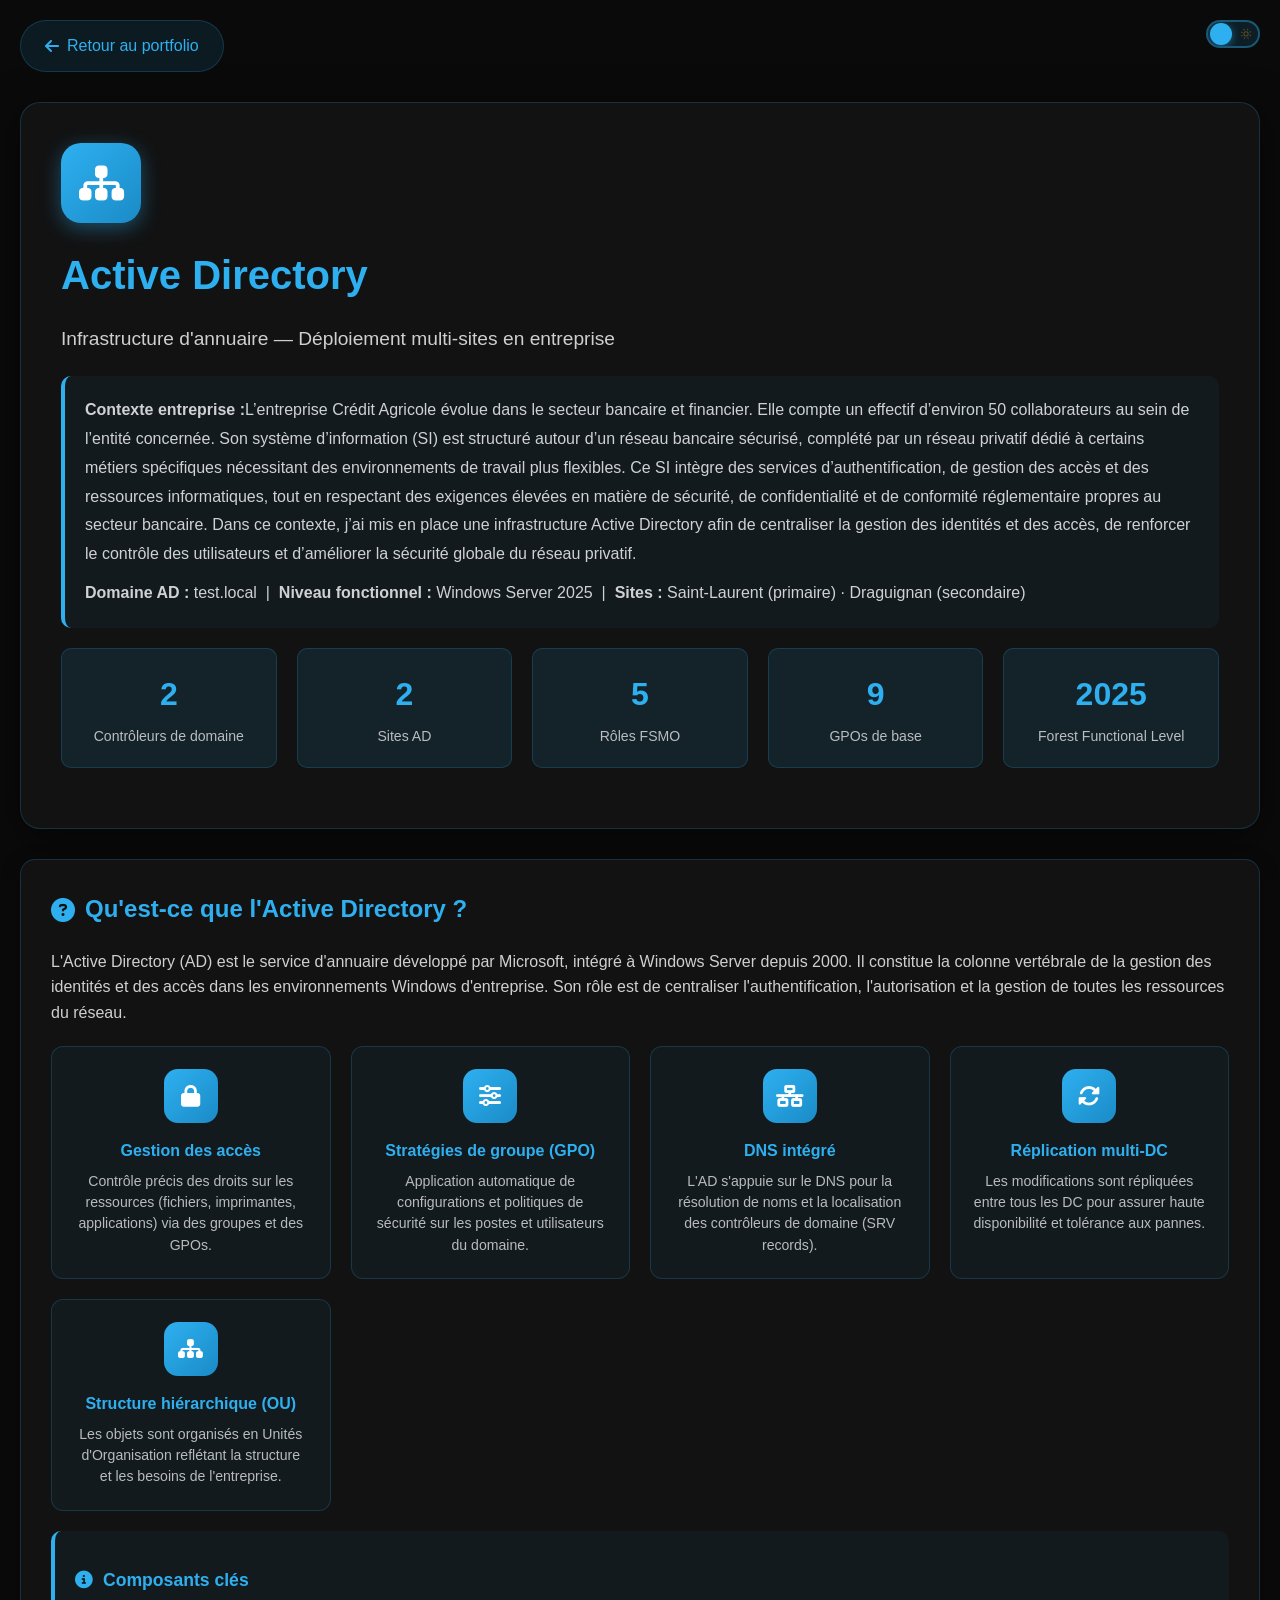
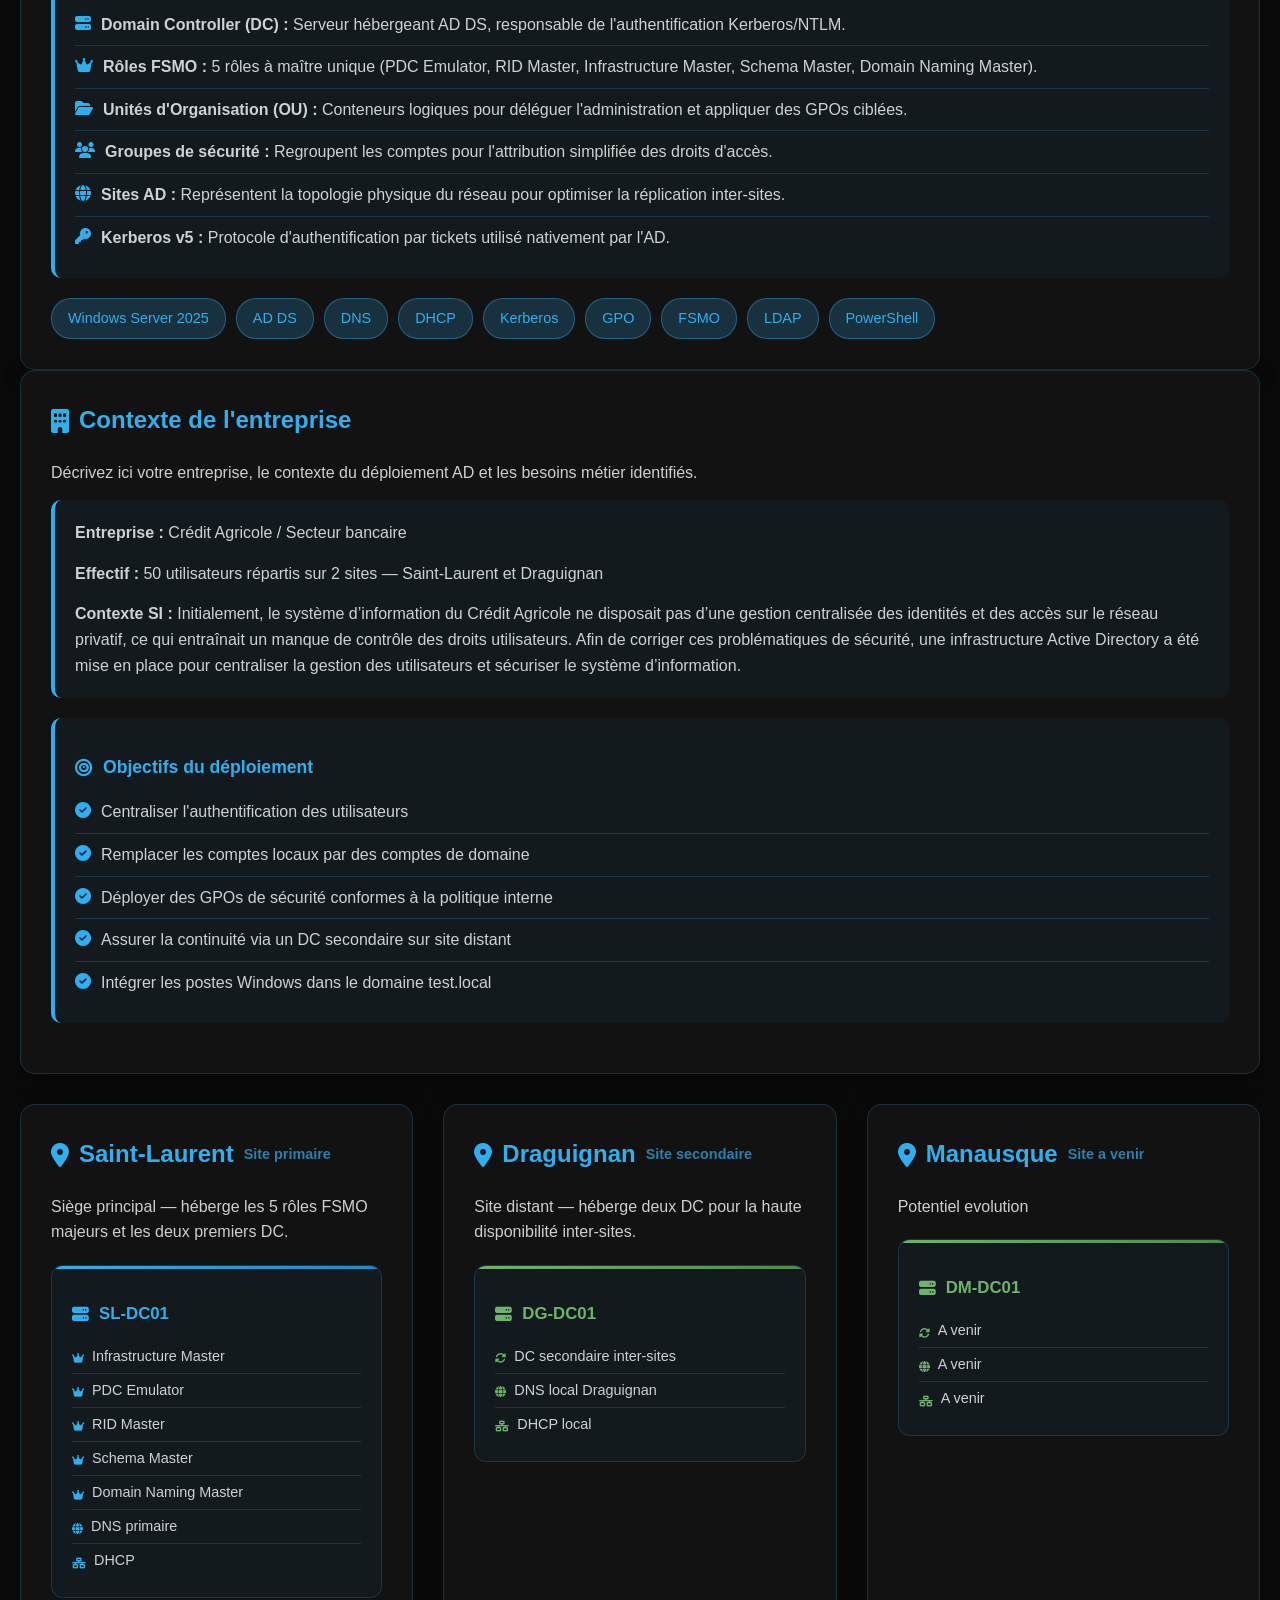
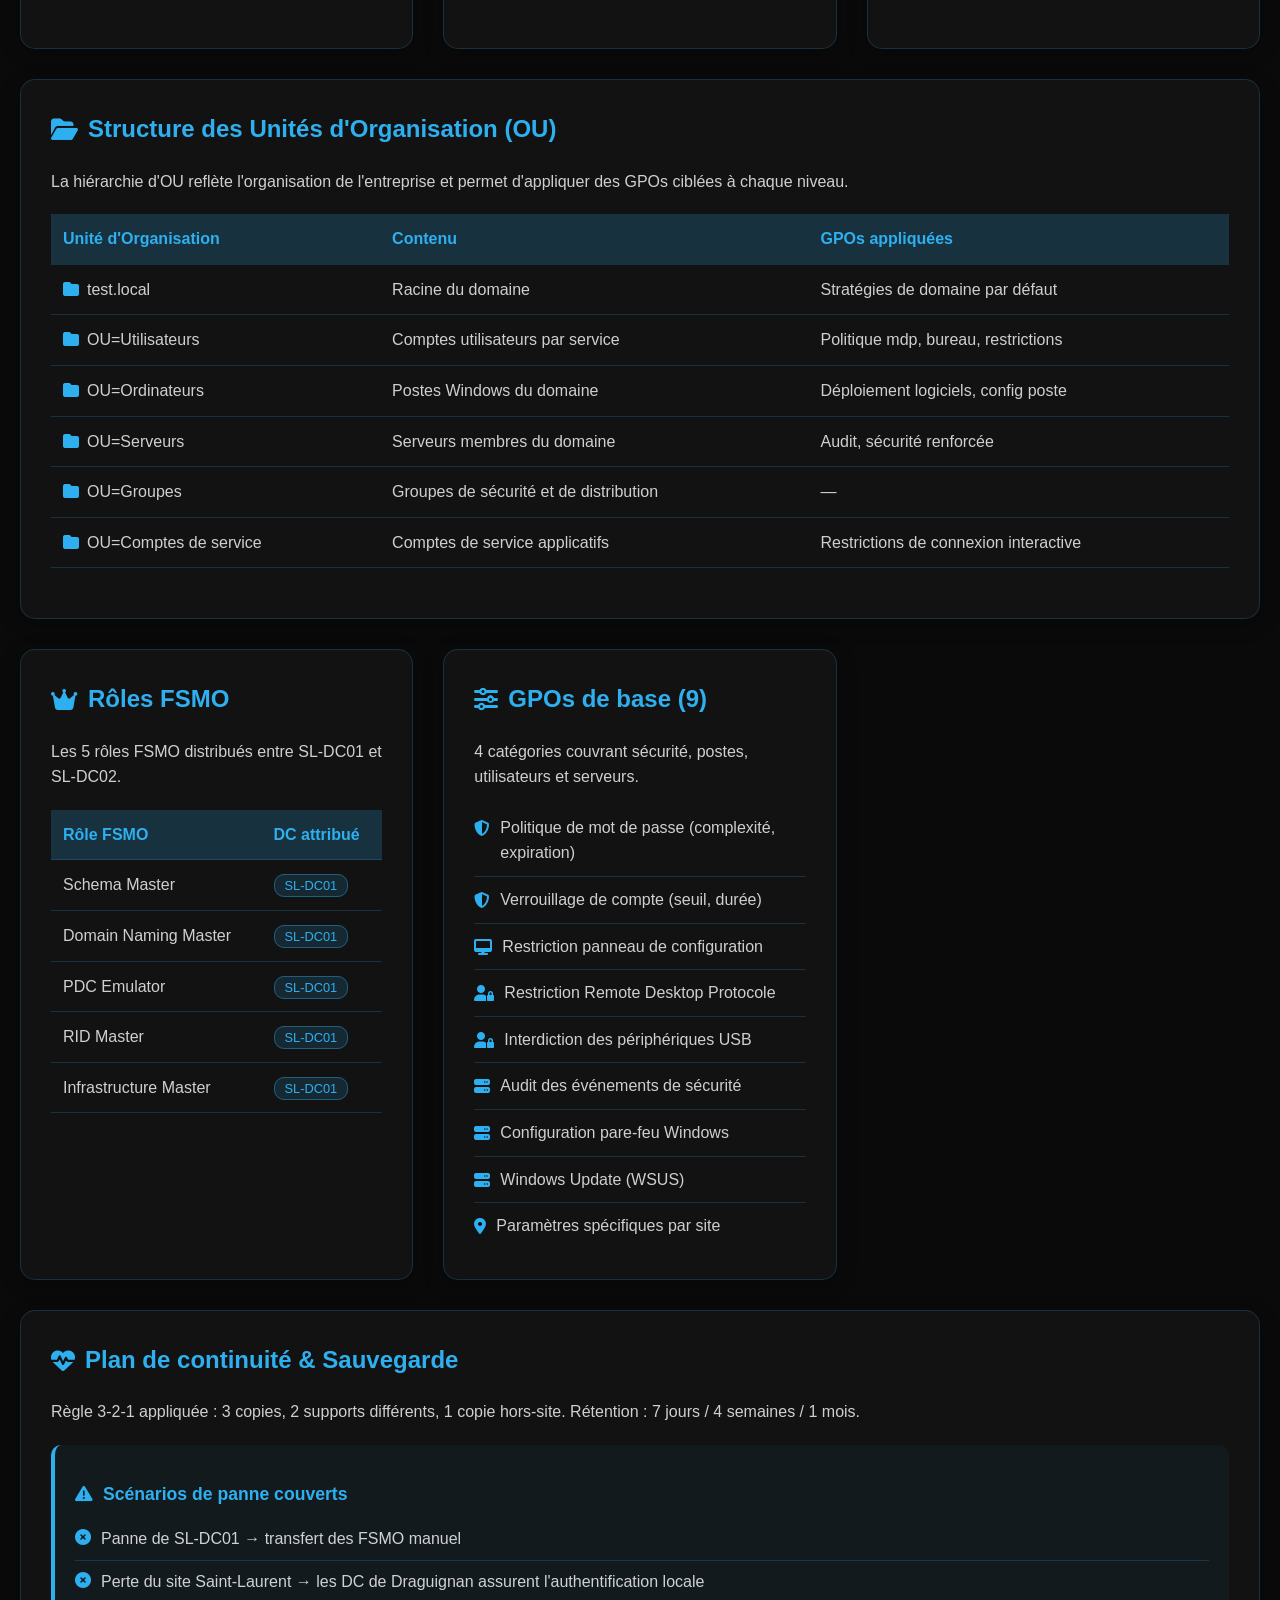
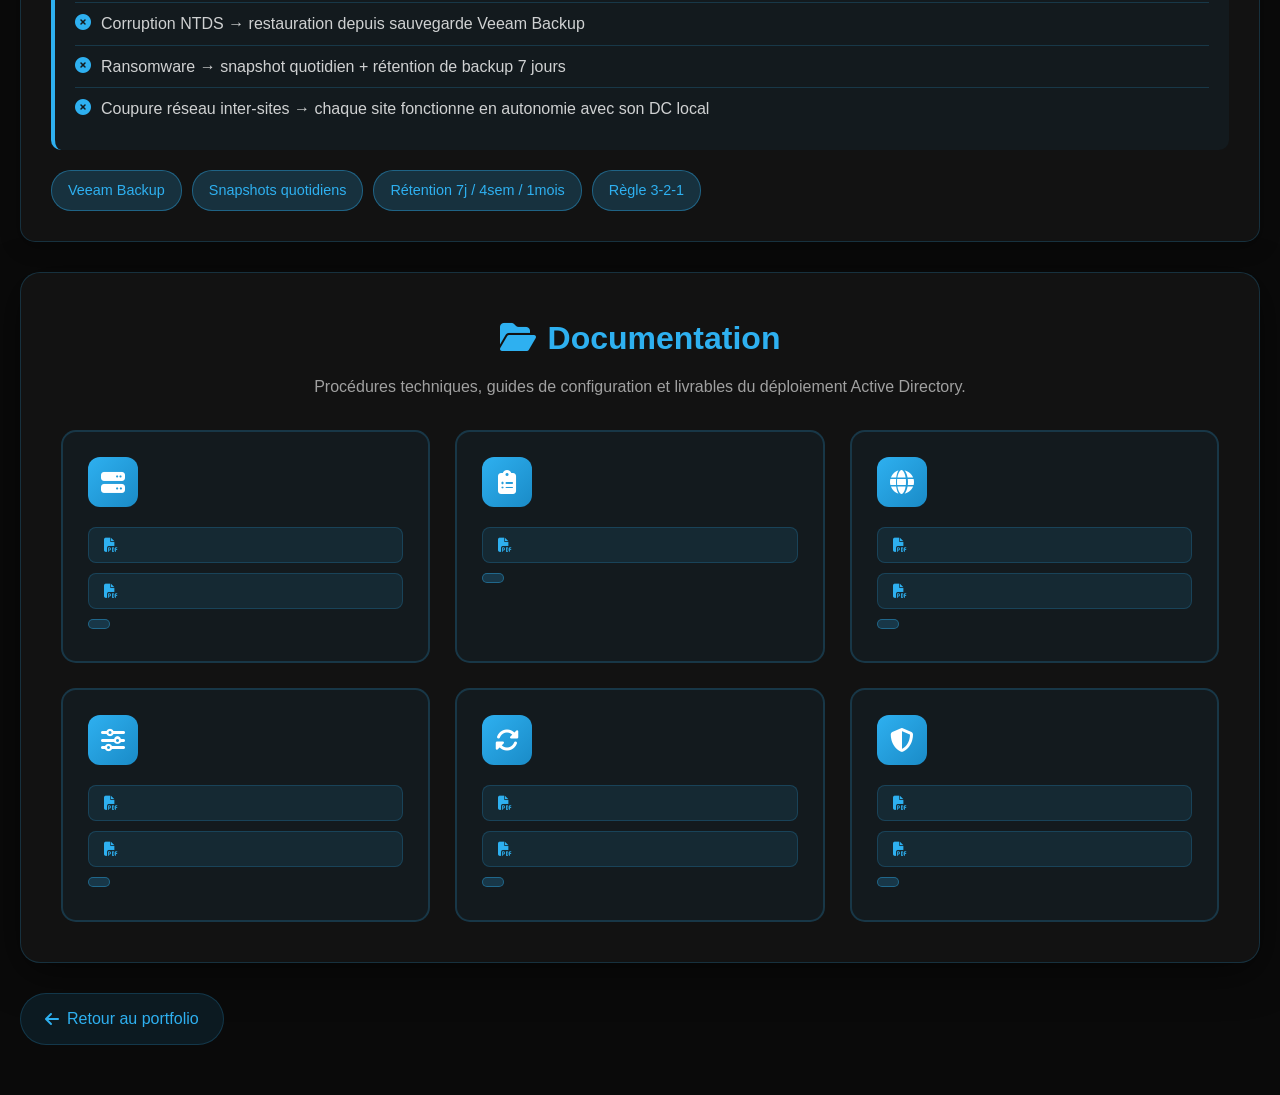
<file: active-directory.html>
<!DOCTYPE html>
<html lang="fr">
<head>
    <meta charset="UTF-8">
    <meta name="viewport" content="width=device-width, initial-scale=1.0">
    <title>Active Directory - Infrastructure Entreprise</title>
    <link rel="stylesheet" href="https://cdnjs.cloudflare.com/ajax/libs/font-awesome/6.4.0/css/all.min.css">
    <link rel="stylesheet" href="https://unpkg.com/boxicons@2.1.4/css/boxicons.min.css">
    <style>

        :root {
            --bg:           #0a0a0a;
            --bg-card:      #121212;
            --bg-card2:     rgba(46, 176, 240, 0.05);
            --border:       rgba(46, 176, 240, 0.2);
            --border-hover: rgba(46, 176, 240, 0.4);
            --text:         #e0e0e0;
            --text-muted:   rgba(255, 255, 255, 0.7);
            --text-soft:    rgba(255, 255, 255, 0.8);
            --text-faint:   rgba(255, 255, 255, 0.6);
            --accent:       #2eb0f0;
            --shadow:       rgba(0, 0, 0, 0.5);
            --shadow-card:  rgba(0, 0, 0, 0.3);
            --table-hover:  rgba(46, 176, 240, 0.05);
            --stat-bg:      rgba(46, 176, 240, 0.1);
            --tag-bg:       rgba(46, 176, 240, 0.2);
            --link-bg:      rgba(46, 176, 240, 0.1);
        }

        body.light-mode {
            --bg:           #f0f5fb;
            --bg-card:      #ffffff;
            --bg-card2:     rgba(14, 143, 212, 0.04);
            --border:       rgba(14, 143, 212, 0.2);
            --border-hover: rgba(14, 143, 212, 0.45);
            --text:         #0f172a;
            --text-muted:   #475569;
            --text-soft:    #334155;
            --text-faint:   #64748b;
            --accent:       #0e8fd4;
            --shadow:       rgba(0, 0, 0, 0.08);
            --shadow-card:  rgba(0, 0, 0, 0.06);
            --table-hover:  rgba(14, 143, 212, 0.04);
            --stat-bg:      rgba(14, 143, 212, 0.08);
            --tag-bg:       rgba(14, 143, 212, 0.12);
            --link-bg:      rgba(14, 143, 212, 0.08);
        }

        * { margin: 0; padding: 0; box-sizing: border-box;
            transition: background-color 0.35s ease, color 0.35s ease, border-color 0.35s ease, box-shadow 0.35s ease; }

        body { font-family: 'Segoe UI', Tahoma, Geneva, Verdana, sans-serif; line-height: 1.6; color: var(--text); background: var(--bg); min-height: 100vh; }

        .container { max-width: 1400px; margin: 0 auto; padding: 20px; }

        /* TOGGLE */
        .theme-toggle { position: fixed; top: 20px; right: 20px; z-index: 9999; display: inline-flex; align-items: center; justify-content: center; width: 54px; height: 28px; background: rgba(46,176,240,0.12); border: 2px solid rgba(46,176,240,0.4); border-radius: 50px; cursor: pointer; overflow: hidden; padding: 0; }
        .theme-toggle:hover { box-shadow: 0 0 14px rgba(46,176,240,0.5); }
        .toggle-track { position: absolute; inset: 0; display: flex; align-items: center; justify-content: space-between; padding: 0 6px; pointer-events: none; }
        .toggle-track i { font-size: 13px; line-height: 1; }
        .icon-moon { color: #2eb0f0; opacity: 1; transform: rotate(0deg); }
        .icon-sun  { color: #f59e0b; opacity: 0.35; transform: rotate(20deg); }
        .toggle-thumb { position: absolute; width: 22px; height: 22px; background: #2eb0f0; border-radius: 50%; left: 2px; pointer-events: none; z-index: 2; box-shadow: 0 2px 8px rgba(46,176,240,0.5); transition: transform 0.4s cubic-bezier(0.34,1.56,0.64,1), background 0.35s, box-shadow 0.3s; }
        body.light-mode .theme-toggle { background: rgba(245,158,11,0.1); border-color: rgba(245,158,11,0.45); }
        body.light-mode .theme-toggle:hover { box-shadow: 0 0 14px rgba(245,158,11,0.4); }
        body.light-mode .toggle-thumb { transform: translateX(25px); background: #f59e0b; box-shadow: 0 2px 8px rgba(245,158,11,0.5); }
        body.light-mode .icon-moon { opacity: 0.3; transform: rotate(-20deg); }
        body.light-mode .icon-sun  { opacity: 1; transform: rotate(0deg); }

        /* BACK BTN */
        .back-btn { display: inline-flex; align-items: center; gap: 8px; padding: 12px 24px; background: var(--link-bg); color: var(--accent); text-decoration: none; border-radius: 50px; margin-bottom: 30px; border: 1px solid var(--border); }
        .back-btn:hover { background: rgba(46,176,240,0.2); transform: translateX(-5px); box-shadow: 0 0 20px rgba(46,176,240,0.3); }

        /* HEADER */
        .project-header { background: var(--bg-card); border: 1px solid var(--border); border-radius: 20px; padding: 40px; margin-bottom: 30px; box-shadow: 0 10px 40px var(--shadow); }
        .project-icon { width: 80px; height: 80px; background: linear-gradient(135deg, #2eb0f0 0%, #1a8bc7 100%); border-radius: 20px; display: flex; align-items: center; justify-content: center; margin-bottom: 20px; box-shadow: 0 5px 20px rgba(46,176,240,0.4); }
        .project-icon i { font-size: 40px; color: white; }
        h1 { font-size: 2.5em; color: var(--accent); margin-bottom: 15px; }
        h2 { font-size: 1.8em; color: var(--accent); margin-bottom: 15px; }
        .subtitle { font-size: 1.2em; color: var(--text-faint); margin-bottom: 20px; }
        .company-info { background: var(--bg-card2); border-left: 4px solid var(--accent); padding: 20px; border-radius: 10px; margin-bottom: 20px; }
        .company-info p { color: var(--text-soft); margin-bottom: 10px; }
        .company-info p:last-child { margin-bottom: 0; }

        .stats-grid { display: grid; grid-template-columns: repeat(auto-fit, minmax(160px, 1fr)); gap: 20px; margin: 20px 0; }
        .stat-box { background: var(--stat-bg); border: 1px solid var(--border); padding: 20px; border-radius: 10px; text-align: center; }
        .stat-number { font-size: 2em; color: var(--accent); font-weight: bold; }
        .stat-label  { color: var(--text-muted); margin-top: 5px; font-size: 0.88em; }
        .project-header p { color: var(--text-soft); line-height: 1.8; }

        /* CARDS */
        .content-grid { display: grid; grid-template-columns: repeat(auto-fit, minmax(350px, 1fr)); gap: 30px; margin-bottom: 30px; }
        .card { background: var(--bg-card); border: 1px solid var(--border); border-radius: 15px; padding: 30px; box-shadow: 0 5px 20px var(--shadow-card); }
        .card:hover { transform: translateY(-5px); box-shadow: 0 10px 30px rgba(46,176,240,0.2); border-color: var(--border-hover); }
        .full-width-card { grid-column: 1 / -1; }
        .card h2 { color: var(--accent); margin-bottom: 20px; font-size: 1.5em; display: flex; align-items: center; gap: 10px; }
        .card h3 { color: var(--accent); margin: 15px 0 10px 0; font-size: 1.1em; }
        .card h2 i { font-size: 24px; }
        .card ul { list-style: none; padding-left: 0; }
        .card ul li { padding: 10px 0; border-bottom: 1px solid var(--border); display: flex; align-items: start; gap: 10px; color: var(--text-soft); }
        .card ul li:last-child { border-bottom: none; }
        .card ul li i { color: var(--accent); margin-top: 5px; flex-shrink: 0; }
        .card p { color: var(--text-soft); margin-bottom: 15px; }
        .card p:last-child { margin-bottom: 0; }

        /* TAGS */
        .tech-tags { display: flex; flex-wrap: wrap; gap: 10px; margin-top: 20px; }
        .tag { background: var(--tag-bg); color: var(--accent); border: 1px solid var(--border-hover); padding: 8px 16px; border-radius: 20px; font-size: 0.9em; font-weight: 500; }
        .tag:hover { background: rgba(46,176,240,0.3); box-shadow: 0 0 10px rgba(46,176,240,0.3); }

        /* HIGHLIGHT */
        .highlight-box { background: var(--bg-card2); border-left: 4px solid var(--accent); padding: 20px; border-radius: 10px; margin: 20px 0; }
        .highlight-box h3 { color: var(--accent); margin-bottom: 10px; display: flex; align-items: center; gap: 10px; }
        .highlight-box p { color: var(--text-soft); }
        .highlight-box ul { list-style: none; padding: 0; }
        .highlight-box ul li { padding: 8px 0; border-bottom: 1px solid var(--border); display: flex; align-items: start; gap: 10px; color: var(--text-soft); }
        .highlight-box ul li:last-child { border-bottom: none; }
        .highlight-box ul li i { color: var(--accent); margin-top: 3px; flex-shrink: 0; }
        .highlight-box ul li span { flex: 1; }

        /* TABLE */
        .dc-table { width: 100%; border-collapse: collapse; margin: 20px 0; }
        .dc-table th, .dc-table td { padding: 12px; text-align: left; border-bottom: 1px solid var(--border); }
        .dc-table th { background: var(--tag-bg); color: var(--accent); font-weight: bold; }
        .dc-table td { color: var(--text-soft); }
        .dc-table tr:hover { background: var(--table-hover); }
        .badge-primary   { background: rgba(46,176,240,0.15); color: var(--accent); border: 1px solid var(--border-hover); padding: 3px 10px; border-radius: 10px; font-size: 0.8em; }
        .badge-secondary { background: rgba(100,180,100,0.15); color: #6db56d; border: 1px solid rgba(100,180,100,0.3); padding: 3px 10px; border-radius: 10px; font-size: 0.8em; }

        /* AD CONCEPTS */
        .ad-concept-grid { display: grid; grid-template-columns: repeat(auto-fit, minmax(240px, 1fr)); gap: 20px; margin: 20px 0; }
        .ad-concept-card { background: var(--bg-card2); border: 1px solid var(--border); padding: 22px; border-radius: 12px; text-align: center; }
        .ad-concept-card:hover { background: rgba(46,176,240,0.1); border-color: var(--border-hover); transform: translateY(-3px); }
        .ad-concept-icon { width: 54px; height: 54px; background: linear-gradient(135deg, #2eb0f0, #1a8bc7); border-radius: 14px; display: flex; align-items: center; justify-content: center; margin: 0 auto 14px auto; }
        .ad-concept-icon i { font-size: 22px; color: white; }
        .ad-concept-card h3 { color: var(--accent); font-size: 1em; margin-bottom: 8px; }
        .ad-concept-card p  { color: var(--text-muted); font-size: 0.88em; line-height: 1.5; }

        /* SITES */
        .site-grid { display: grid; grid-template-columns: 1fr; gap: 15px; margin: 20px 0; }
        .site-card { background: var(--bg-card2); border: 1px solid var(--border); padding: 20px; border-radius: 12px; position: relative; overflow: hidden; }
        .site-card::before { content: ''; position: absolute; top: 0; left: 0; width: 100%; height: 3px; }
        .site-card.primary::before   { background: linear-gradient(90deg, #2eb0f0, #1a8bc7); }
        .site-card.secondary::before { background: linear-gradient(90deg, #6db56d, #4a8e4a); }
        .site-card:hover { transform: translateY(-3px); border-color: var(--border-hover); }
        .site-card h3 { color: var(--accent); margin-bottom: 12px; display: flex; align-items: center; gap: 10px; font-size: 1.05em; }
        .site-card.secondary h3 { color: #6db56d; }
        .site-card ul { list-style: none; padding: 0; }
        .site-card ul li { padding: 5px 0; border-bottom: 1px solid var(--border); color: var(--text-soft); font-size: 0.9em; display: flex; align-items: center; gap: 8px; }
        .site-card ul li:last-child { border-bottom: none; }
        .site-card ul li i { color: var(--accent); font-size: 11px; }
        .site-card.secondary ul li i { color: #6db56d; }

        /* STATUS BADGES */
        .status-row { display: flex; align-items: center; gap: 10px; margin-top: 15px; flex-wrap: wrap; }
        .status-badge { display: inline-flex; align-items: center; gap: 6px; padding: 5px 12px; border-radius: 20px; font-size: 0.8em; font-weight: 500; }
        .status-badge.done    { background: rgba(100,200,100,0.15); color: #6dc86d; border: 1px solid rgba(100,200,100,0.3); }
        .status-badge.wip     { background: rgba(240,180,46,0.15);  color: #f0c030; border: 1px solid rgba(240,180,46,0.3); }
        .status-badge.planned { background: rgba(180,100,240,0.15); color: #b464f0; border: 1px solid rgba(180,100,240,0.3); }

        /* DOC SECTION */
        .documentation-section { background: var(--bg-card); border: 1px solid var(--border); border-radius: 20px; padding: 40px; margin: 30px 0; box-shadow: 0 10px 40px var(--shadow); }
        .documentation-section h2 { text-align: center; margin-bottom: 10px; font-size: 2em; }
        .documentation-section > p { text-align: center; color: var(--text-faint); margin-bottom: 10px; }

        .doc-grid { display: grid; grid-template-columns: repeat(auto-fit, minmax(280px, 1fr)); gap: 25px; margin-top: 30px; }
        .doc-card { background: var(--bg-card2); border: 2px solid var(--border); border-radius: 15px; padding: 25px; position: relative; overflow: hidden; }
        .doc-card::before { content: ''; position: absolute; top: 0; left: 0; width: 100%; height: 4px; background: linear-gradient(90deg, #2eb0f0, #1a8bc7); transform: scaleX(0); transition: transform 0.3s ease; }
        .doc-card:hover::before { transform: scaleX(1); }
        .doc-card:hover { background: rgba(46,176,240,0.1); border-color: var(--border-hover); transform: translateY(-5px); box-shadow: 0 10px 30px rgba(46,176,240,0.3); }
        .doc-header { display: flex; align-items: center; gap: 15px; margin-bottom: 15px; }
        .doc-icon { width: 50px; height: 50px; background: linear-gradient(135deg, #2eb0f0 0%, #1a8bc7 100%); border-radius: 12px; display: flex; align-items: center; justify-content: center; flex-shrink: 0; }
        .doc-icon i { font-size: 24px; color: white; }
        .doc-title       { font-size: 1.2em; color: var(--accent); font-weight: 600; }
        .doc-description { color: var(--text-muted); font-size: 0.95em; margin-bottom: 20px; line-height: 1.5; }
        .doc-links       { display: flex; flex-direction: column; gap: 10px; }
        .doc-link { display: flex; align-items: center; gap: 10px; padding: 10px 15px; background: var(--link-bg); border: 1px solid var(--border); border-radius: 8px; color: var(--accent); text-decoration: none; font-size: 0.9em; }
        .doc-link:hover { background: rgba(46,176,240,0.2); border-color: var(--border-hover); transform: translateX(5px); box-shadow: 0 0 15px rgba(46,176,240,0.2); }
        .doc-link i { font-size: 14px; flex-shrink: 0; }
        .doc-link span { flex: 1; }
        .doc-badge { display: inline-block; padding: 4px 10px; background: var(--tag-bg); border: 1px solid var(--border-hover); border-radius: 12px; font-size: 0.75em; color: var(--accent); margin-top: 10px; }

        @media (max-width: 768px) {
            h1 { font-size: 2em; }
            .project-header { padding: 30px 20px; }
            .content-grid { grid-template-columns: 1fr; }
            .stats-grid { grid-template-columns: repeat(2, 1fr); }
            .doc-grid { grid-template-columns: 1fr; }
            .documentation-section { padding: 25px 15px; }
            .theme-toggle { top: 12px; right: 12px; }
            .ad-concept-grid { grid-template-columns: repeat(2, 1fr); }
        }

    </style>
</head>
<body>

    <button class="theme-toggle" id="themeToggle" aria-label="Basculer le thème">
        <div class="toggle-track">
            <i class="bx bx-moon icon-moon"></i>
            <i class="bx bx-sun  icon-sun"></i>
        </div>
        <div class="toggle-thumb"></div>
    </button>

    <div class="container">

        <a href="index.html" class="back-btn">
            <i class="fas fa-arrow-left"></i>
            Retour au portfolio
        </a>

        <!-- EN-TÊTE -->
        <div class="project-header">
            <div class="project-icon">
                <i class="fas fa-sitemap"></i>
            </div>
            <h1>Active Directory</h1>
            <p class="subtitle">Infrastructure d'annuaire — Déploiement multi-sites en entreprise</p>

            <div class="company-info">
                <p><strong>Contexte entreprise :</strong>L’entreprise Crédit Agricole évolue dans le secteur bancaire et financier. Elle compte un effectif d’environ 50 collaborateurs au sein de l’entité concernée.
Son système d’information (SI) est structuré autour d’un réseau bancaire sécurisé, complété par un réseau privatif dédié à certains métiers spécifiques nécessitant des environnements de travail plus flexibles. Ce SI intègre des services d’authentification, de gestion des accès et des ressources informatiques, tout en respectant des exigences élevées en matière de sécurité, de confidentialité et de conformité réglementaire propres au secteur bancaire.
Dans ce contexte, j’ai mis en place une infrastructure Active Directory afin de centraliser la gestion des identités et des accès, de renforcer le contrôle des utilisateurs et d’améliorer la sécurité globale du réseau privatif.</p>
                <p><strong>Domaine AD :</strong> test.local &nbsp;|&nbsp; <strong>Niveau fonctionnel :</strong> Windows Server 2025 &nbsp;|&nbsp; <strong>Sites :</strong> Saint-Laurent (primaire) · Draguignan (secondaire)</p>
            </div>

            <div class="stats-grid">
                <div class="stat-box"><div class="stat-number">2</div><div class="stat-label">Contrôleurs de domaine</div></div>
                <div class="stat-box"><div class="stat-number">2</div><div class="stat-label">Sites AD</div></div>
                <div class="stat-box"><div class="stat-number">5</div><div class="stat-label">Rôles FSMO</div></div>
                <div class="stat-box"><div class="stat-number">9</div><div class="stat-label">GPOs de base</div></div>
                <div class="stat-box"><div class="stat-number">2025</div><div class="stat-label">Forest Functional Level</div></div>
            </div>
        </div>

        <!-- QU'EST-CE QUE L'ACTIVE DIRECTORY ? -->
        <div class="card full-width-card">
            <h2><i class="fas fa-question-circle"></i> Qu'est-ce que l'Active Directory ?</h2>
            <p>
                L'Active Directory (AD) est le service d'annuaire développé par Microsoft, intégré à Windows Server depuis 2000.
                Il constitue la colonne vertébrale de la gestion des identités et des accès dans les environnements Windows d'entreprise.
                Son rôle est de centraliser l'authentification, l'autorisation et la gestion de toutes les ressources du réseau.
            </p>

            <div class="ad-concept-grid">
                <div class="ad-concept-card">
                    <div class="ad-concept-icon"><i class="fas fa-lock"></i></div>
                    <h3>Gestion des accès</h3>
                    <p>Contrôle précis des droits sur les ressources (fichiers, imprimantes, applications) via des groupes et des GPOs.</p>
                </div>
                <div class="ad-concept-card">
                    <div class="ad-concept-icon"><i class="fas fa-sliders-h"></i></div>
                    <h3>Stratégies de groupe (GPO)</h3>
                    <p>Application automatique de configurations et politiques de sécurité sur les postes et utilisateurs du domaine.</p>
                </div>
                <div class="ad-concept-card">
                    <div class="ad-concept-icon"><i class="fas fa-network-wired"></i></div>
                    <h3>DNS intégré</h3>
                    <p>L'AD s'appuie sur le DNS pour la résolution de noms et la localisation des contrôleurs de domaine (SRV records).</p>
                </div>
                <div class="ad-concept-card">
                    <div class="ad-concept-icon"><i class="fas fa-sync-alt"></i></div>
                    <h3>Réplication multi-DC</h3>
                    <p>Les modifications sont répliquées entre tous les DC pour assurer haute disponibilité et tolérance aux pannes.</p>
                </div>
                <div class="ad-concept-card">
                    <div class="ad-concept-icon"><i class="fas fa-sitemap"></i></div>
                    <h3>Structure hiérarchique (OU)</h3>
                    <p>Les objets sont organisés en Unités d'Organisation reflétant la structure et les besoins de l'entreprise.</p>
                </div>
            </div>

            <div class="highlight-box">
                <h3><i class="fas fa-info-circle"></i> Composants clés</h3>
                <ul>
                    <li><i class="fas fa-server"></i><span><strong>Domain Controller (DC) :</strong> Serveur hébergeant AD DS, responsable de l'authentification Kerberos/NTLM.</span></li>
                    <li><i class="fas fa-crown"></i><span><strong>Rôles FSMO :</strong> 5 rôles à maître unique (PDC Emulator, RID Master, Infrastructure Master, Schema Master, Domain Naming Master).</span></li>
                    <li><i class="fas fa-folder-open"></i><span><strong>Unités d'Organisation (OU) :</strong> Conteneurs logiques pour déléguer l'administration et appliquer des GPOs ciblées.</span></li>
                    <li><i class="fas fa-users"></i><span><strong>Groupes de sécurité :</strong> Regroupent les comptes pour l'attribution simplifiée des droits d'accès.</span></li>
                    <li><i class="fas fa-globe"></i><span><strong>Sites AD :</strong> Représentent la topologie physique du réseau pour optimiser la réplication inter-sites.</span></li>
                    <li><i class="fas fa-key"></i><span><strong>Kerberos v5 :</strong> Protocole d'authentification par tickets utilisé nativement par l'AD.</span></li>
                </ul>
            </div>

            <div class="tech-tags">
                <span class="tag">Windows Server 2025</span>
                <span class="tag">AD DS</span>
                <span class="tag">DNS</span>
                <span class="tag">DHCP</span>
                <span class="tag">Kerberos</span>
                <span class="tag">GPO</span>
                <span class="tag">FSMO</span>
                <span class="tag">LDAP</span>
                <span class="tag">PowerShell</span>
            </div>
        </div>

        <div class="content-grid">

            <!-- CONTEXTE ENTREPRISE -->
            <div class="card full-width-card">
                <h2><i class="fas fa-building"></i> Contexte de l'entreprise</h2>
                <p>Décrivez ici votre entreprise, le contexte du déploiement AD et les besoins métier identifiés.</p>

                <div class="company-info">
                    <p><strong>Entreprise :</strong> Crédit Agricole / Secteur bancaire</p>
                    <p><strong>Effectif :</strong> 50 utilisateurs répartis sur 2 sites — Saint-Laurent et Draguignan</p>
                    <p><strong>Contexte SI :</strong> Initialement, le système d’information du Crédit Agricole ne disposait pas d’une gestion centralisée des identités et des accès sur le réseau privatif, ce qui entraînait un manque de contrôle des droits utilisateurs.
Afin de corriger ces problématiques de sécurité, une infrastructure Active Directory a été mise en place pour centraliser la gestion des utilisateurs et sécuriser le système d’information.</p>
                </div>

                <div class="highlight-box">
                    <h3><i class="fas fa-bullseye"></i> Objectifs du déploiement</h3>
                    <ul>
                        <li><i class="fas fa-check-circle"></i><span>Centraliser l'authentification des utilisateurs</span></li>
                        <li><i class="fas fa-check-circle"></i><span>Remplacer les comptes locaux par des comptes de domaine</span></li>
                        <li><i class="fas fa-check-circle"></i><span>Déployer des GPOs de sécurité conformes à la politique interne</span></li>
                        <li><i class="fas fa-check-circle"></i><span>Assurer la continuité via un DC secondaire sur site distant</span></li>
                        <li><i class="fas fa-check-circle"></i><span>Intégrer les postes Windows dans le domaine test.local</span></li>
                    </ul>
                </div>
            </div>

            <!-- SITE SAINT-LAURENT -->
            <div class="card">
                <h2><i class="fas fa-map-marker-alt"></i> Saint-Laurent <small style="font-size:0.6em;opacity:0.7">Site primaire</small></h2>
                <p>Siège principal — héberge les 5 rôles FSMO majeurs et les deux premiers DC.</p>
                <div class="site-grid">
                    <div class="site-card primary">
                        <h3><i class="fas fa-server"></i> SL-DC01</h3>
                        <ul>
                            <li><i class="fas fa-crown"></i> Infrastructure Master</li>
                            <li><i class="fas fa-crown"></i> PDC Emulator</li>
                            <li><i class="fas fa-crown"></i> RID Master</li>
                            <li><i class="fas fa-crown"></i> Schema Master</li>
                            <li><i class="fas fa-crown"></i> Domain Naming Master</li>
                            <li><i class="fas fa-globe"></i> DNS primaire</li>
                            <li><i class="fas fa-network-wired"></i> DHCP</li>
                        </ul>
                    </div>
                </div>
            </div>

            <!-- SITE DRAGUIGNAN -->
            <div class="card">
                <h2><i class="fas fa-map-marker-alt"></i> Draguignan <small style="font-size:0.6em;opacity:0.7">Site secondaire</small></h2>
                <p>Site distant — héberge deux DC pour la haute disponibilité inter-sites.</p>
                <div class="site-grid">
                    <div class="site-card secondary">
                        <h3><i class="fas fa-server"></i> DG-DC01</h3>
                        <ul>
                            <li><i class="fas fa-sync-alt"></i> DC secondaire inter-sites</li>
                            <li><i class="fas fa-globe"></i> DNS local Draguignan</li>
                            <li><i class="fas fa-network-wired"></i> DHCP local</li>
                        </ul>
                    </div>
                </div>
            </div>

             <!-- SITE MANAUSQUE -->
            <div class="card">
                <h2><i class="fas fa-map-marker-alt"></i> Manausque <small style="font-size:0.6em;opacity:0.7">Site a venir</small></h2>
                <p>Potentiel evolution </p>
                <div class="site-grid">
                    <div class="site-card secondary">
                        <h3><i class="fas fa-server"></i> DM-DC01</h3>
                        <ul>
                            <li><i class="fas fa-sync-alt"></i> A venir </li>
                            <li><i class="fas fa-globe"></i>A venir</li>
                            <li><i class="fas fa-network-wired"></i>A venir</li>
                        </ul>
                    </div>
                </div>
            </div>

            <!-- STRUCTURE OU -->
            <div class="card full-width-card">
                <h2><i class="fas fa-folder-open"></i> Structure des Unités d'Organisation (OU)</h2>
                <p>La hiérarchie d'OU reflète l'organisation de l'entreprise et permet d'appliquer des GPOs ciblées à chaque niveau.</p>
                <table class="dc-table">
                    <thead>
                        <tr><th>Unité d'Organisation</th><th>Contenu</th><th>GPOs appliquées</th></tr>
                    </thead>
                    <tbody>
                        <tr><td><i class="fas fa-folder" style="color:var(--accent);margin-right:8px;"></i>test.local</td><td>Racine du domaine</td><td>Stratégies de domaine par défaut</td></tr>
                        <tr><td><i class="fas fa-folder" style="color:var(--accent);margin-right:8px;"></i>OU=Utilisateurs</td><td>Comptes utilisateurs par service</td><td>Politique mdp, bureau, restrictions</td></tr>
                        <tr><td><i class="fas fa-folder" style="color:var(--accent);margin-right:8px;"></i>OU=Ordinateurs</td><td>Postes Windows du domaine</td><td>Déploiement logiciels, config poste</td></tr>
                        <tr><td><i class="fas fa-folder" style="color:var(--accent);margin-right:8px;"></i>OU=Serveurs</td><td>Serveurs membres du domaine</td><td>Audit, sécurité renforcée</td></tr>
                        <tr><td><i class="fas fa-folder" style="color:var(--accent);margin-right:8px;"></i>OU=Groupes</td><td>Groupes de sécurité et de distribution</td><td>—</td></tr>
                        <tr><td><i class="fas fa-folder" style="color:var(--accent);margin-right:8px;"></i>OU=Comptes de service</td><td>Comptes de service applicatifs</td><td>Restrictions de connexion interactive</td></tr>
                    </tbody>
                </table>
            </div>

            <!-- FSMO + GPO -->
            <div class="card">
                <h2><i class="fas fa-crown"></i> Rôles FSMO</h2>
                <p>Les 5 rôles FSMO distribués entre SL-DC01 et SL-DC02.</p>
                <table class="dc-table">
                    <thead><tr><th>Rôle FSMO</th><th>DC attribué</th></tr></thead>
                    <tbody>
                        <tr><td>Schema Master</td><td><span class="badge-primary">SL-DC01</span></td></tr>
                        <tr><td>Domain Naming Master</td><td><span class="badge-primary">SL-DC01</span></td></tr>
                        <tr><td>PDC Emulator</td><td><span class="badge-primary">SL-DC01</span></td></tr>
                        <tr><td>RID Master</td><td><span class="badge-primary">SL-DC01</span></td></tr>
                        <tr><td>Infrastructure Master</td><td><span class="badge-primary">SL-DC01</span></td></tr>
                    </tbody>
                </table>
            </div>

            <div class="card">
                <h2><i class="fas fa-sliders-h"></i> GPOs de base (9)</h2>
                <p>4 catégories couvrant sécurité, postes, utilisateurs et serveurs.</p>
                <ul>
                    <li><i class="fas fa-shield-alt"></i>Politique de mot de passe (complexité, expiration)</li>
                    <li><i class="fas fa-shield-alt"></i>Verrouillage de compte (seuil, durée)</li>
                    <li><i class="fas fa-desktop"></i>Restriction panneau de configuration</li>
                    <li><i class="fas fa-user-lock"></i>Restriction Remote Desktop Protocole</li>
                    <li><i class="fas fa-user-lock"></i>Interdiction des périphériques USB</li>
                    <li><i class="fas fa-server"></i>Audit des événements de sécurité</li>
                    <li><i class="fas fa-server"></i>Configuration pare-feu Windows</li>
                    <li><i class="fas fa-server"></i>Windows Update (WSUS)</li>
                    <li><i class="fas fa-map-marker-alt"></i>Paramètres spécifiques par site</li>
                </ul>
            </div>

            <!-- PLAN DE CONTINUITÉ -->
            <div class="card full-width-card">
                <h2><i class="fas fa-heartbeat"></i> Plan de continuité & Sauvegarde</h2>
                <p>Règle 3-2-1 appliquée : 3 copies, 2 supports différents, 1 copie hors-site. Rétention : 7 jours / 4 semaines / 1 mois.</p>

                <div class="highlight-box">
                    <h3><i class="fas fa-exclamation-triangle"></i> Scénarios de panne couverts</h3>
                    <ul>
                        <li><i class="fas fa-times-circle"></i><span>Panne de SL-DC01 → transfert des FSMO manuel</span></li>
                        <li><i class="fas fa-times-circle"></i><span>Perte du site Saint-Laurent → les DC de Draguignan assurent l'authentification locale</span></li>
                        <li><i class="fas fa-times-circle"></i><span>Corruption NTDS → restauration depuis sauvegarde Veeam Backup</span></li>
                        <li><i class="fas fa-times-circle"></i><span>Ransomware → snapshot quotidien + rétention de backup 7 jours</span></li>
                        <li><i class="fas fa-times-circle"></i><span>Coupure réseau inter-sites → chaque site fonctionne en autonomie avec son DC local</span></li>
                    </ul>
                </div>

                <div class="tech-tags">
                    <span class="tag">Veeam Backup</span>
                    <span class="tag">Snapshots quotidiens</span>
                    <span class="tag">Rétention 7j / 4sem / 1mois</span>
                    <span class="tag">Règle 3-2-1</span>
                </div>
            </div>

        </div>

        <!-- SECTION DOCUMENTATION -->
        <div class="documentation-section">
            <h2><i class="fas fa-folder-open" style="margin-right:12px;"></i>Documentation</h2>
            <p>Procédures techniques, guides de configuration et livrables du déploiement Active Directory.</p>

            <div class="doc-grid">

                <div class="doc-card">
                    <div class="doc-header">
                        <div class="doc-icon"><i class="fas fa-server"></i></div>
                        <div class="doc-title"></div>
                    </div>
                    <div class="doc-description"></div>
                    <div class="doc-links">
                        <a href="" class="doc-link">
                            <i class="fas fa-file-pdf"></i><span></span>
                        </a>
                        <a href="" class="doc-link">
                            <i class="fas fa-file-pdf"></i><span></span>
                        </a>
                    </div>
                    <span class="doc-badge"></span>
                </div>

                <div class="doc-card">
                    <div class="doc-header">
                        <div class="doc-icon"><i class="fas fa-clipboard-list"></i></div>
                        <div class="doc-title"></div>
                    </div>
                    <div class="doc-description"></div>
                    <div class="doc-links">
                        <a href="#" class="doc-link">
                            <i class="fas fa-file-pdf"></i><span></span>
                        </a>
                    </div>
                    <span class="doc-badge"></span>
                </div>

                <div class="doc-card">
                    <div class="doc-header">
                        <div class="doc-icon"><i class="fas fa-globe"></i></div>
                        <div class="doc-title"></div>
                    </div>
                    <div class="doc-description"></div>
                    <div class="doc-links">
                        <a href="" class="doc-link">
                            <i class="fas fa-file-pdf"></i><span></span>
                        </a>
                        <a href="" class="doc-link">
                            <i class="fas fa-file-pdf"></i><span></span>
                        </a>
                    </div>
                    <span class="doc-badge"></span>
                </div>

                <div class="doc-card">
                    <div class="doc-header">
                        <div class="doc-icon"><i class="fas fa-sliders-h"></i></div>
                        <div class="doc-title"></div>
                    </div>
                    <div class="doc-description"></div>
                    <div class="doc-links">
                        <a href="#" class="doc-link">
                            <i class="fas fa-file-pdf"></i><span></span>
                        </a>
                        <a href="#" class="doc-link">
                            <i class="fas fa-file-pdf"></i><span></span>
                        </a>
                    </div>
                    <span class="doc-badge"></span>
                </div>

                <div class="doc-card">
                    <div class="doc-header">
                        <div class="doc-icon"><i class="fas fa-sync-alt"></i></div>
                        <div class="doc-title"></div>
                    </div>
                    <div class="doc-description"></div>
                    <div class="doc-links">
                        <a href="#" class="doc-link">
                            <i class="fas fa-file-pdf"></i><span></span>
                        </a>
                        <a href="#" class="doc-link">
                            <i class="fas fa-file-pdf"></i><span></span>
                        </a>
                    </div>
                    <span class="doc-badge"></span>
                </div>

                <div class="doc-card">
                    <div class="doc-header">
                        <div class="doc-icon"><i class="fas fa-shield-alt"></i></div>
                        <div class="doc-title"></div>
                    </div>
                    <div class="doc-description"></div>
                    <div class="doc-links">
                        <a href="#" class="doc-link">
                            <i class="fas fa-file-pdf"></i><span></span>
                        </a>
                        <a href="#" class="doc-link">
                            <i class="fas fa-file-pdf"></i><span></span>
                        </a>
                    </div>
                    <span class="doc-badge"></span>
                </div>

            </div>
        </div>

        <a href="index.html" class="back-btn">
            <i class="fas fa-arrow-left"></i>
            Retour au portfolio
        </a>

    </div>

    <script>
        const btn  = document.getElementById('themeToggle');
        const body = document.body;

        if (localStorage.getItem('theme') === 'light') {
            body.classList.add('light-mode');
        }

        btn.addEventListener('click', () => {
            body.classList.toggle('light-mode');
            localStorage.setItem('theme', body.classList.contains('light-mode') ? 'light' : 'dark');
        });

        document.querySelectorAll('a').forEach(link => {
            const href = link.getAttribute('href');
            if (href && href === '#') {
                link.addEventListener('click', e => e.preventDefault());
            }
        });
    </script>

</body>
</html>
</file>
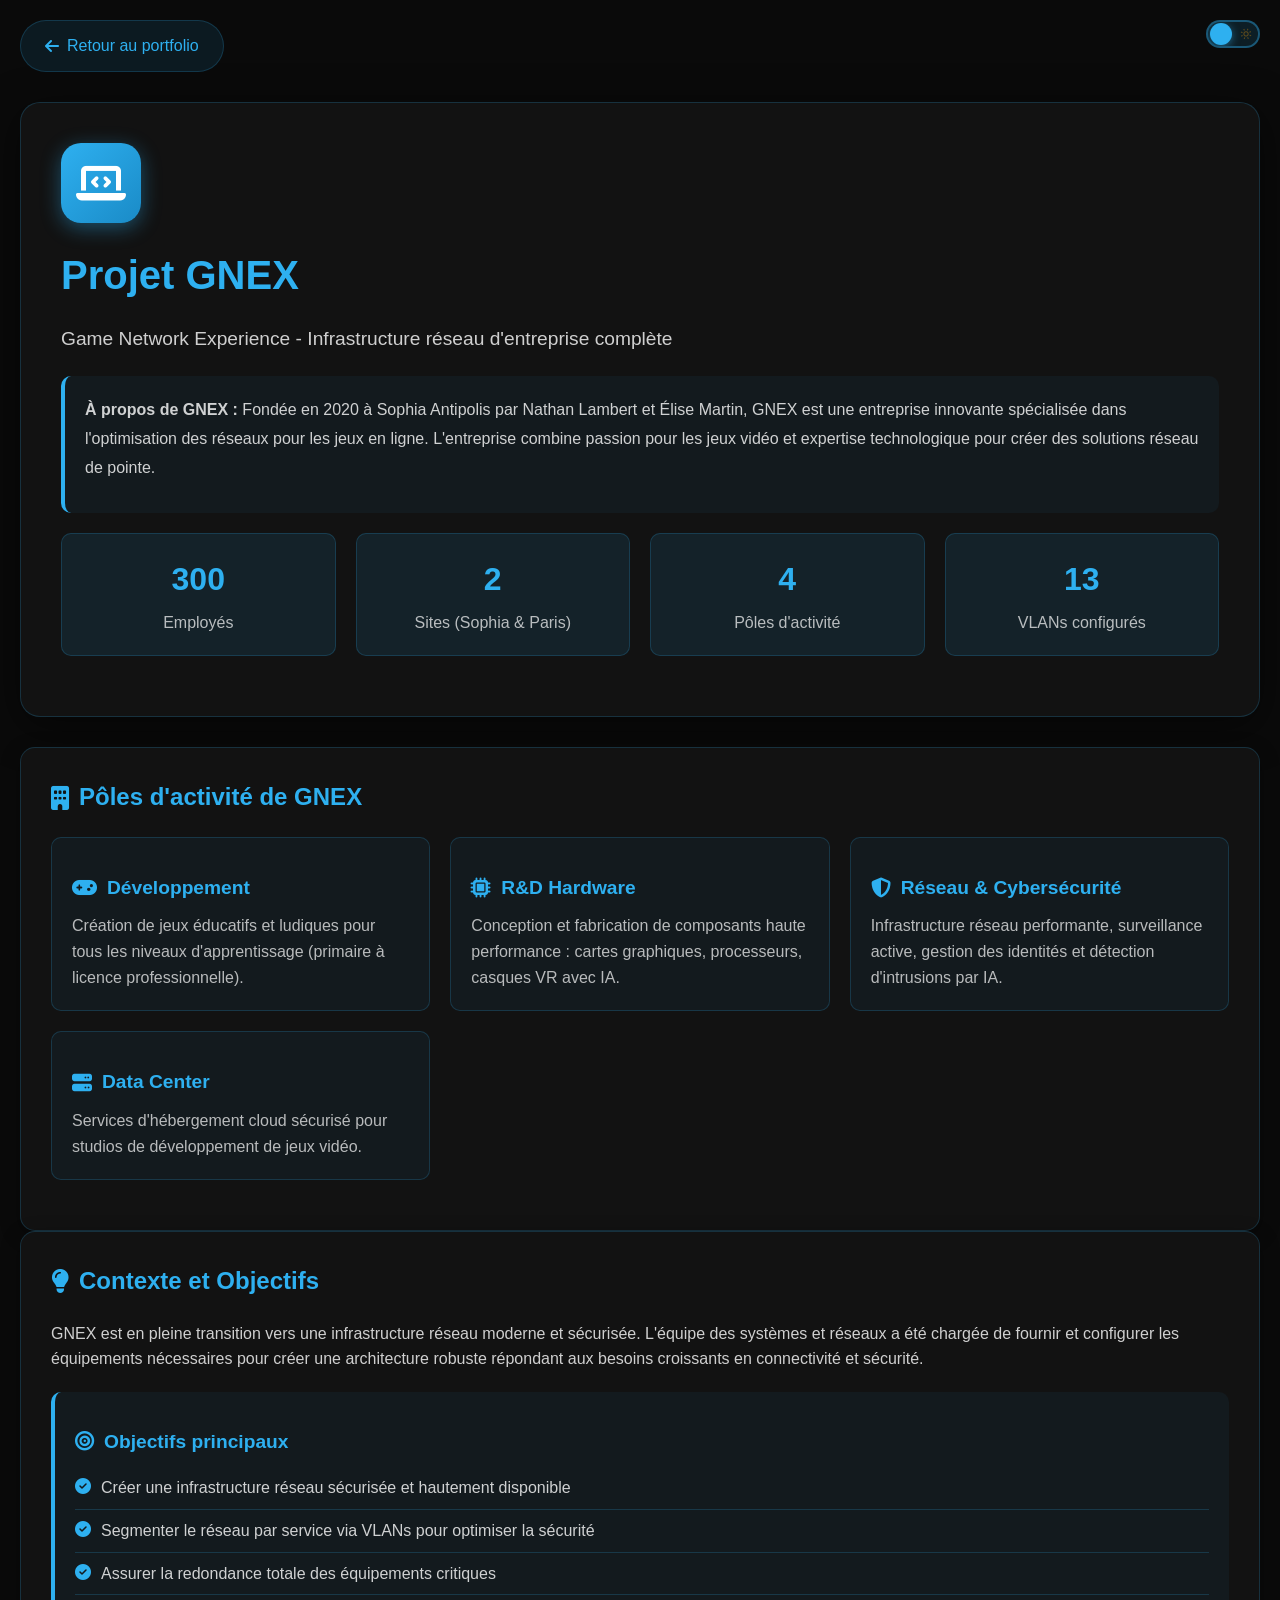
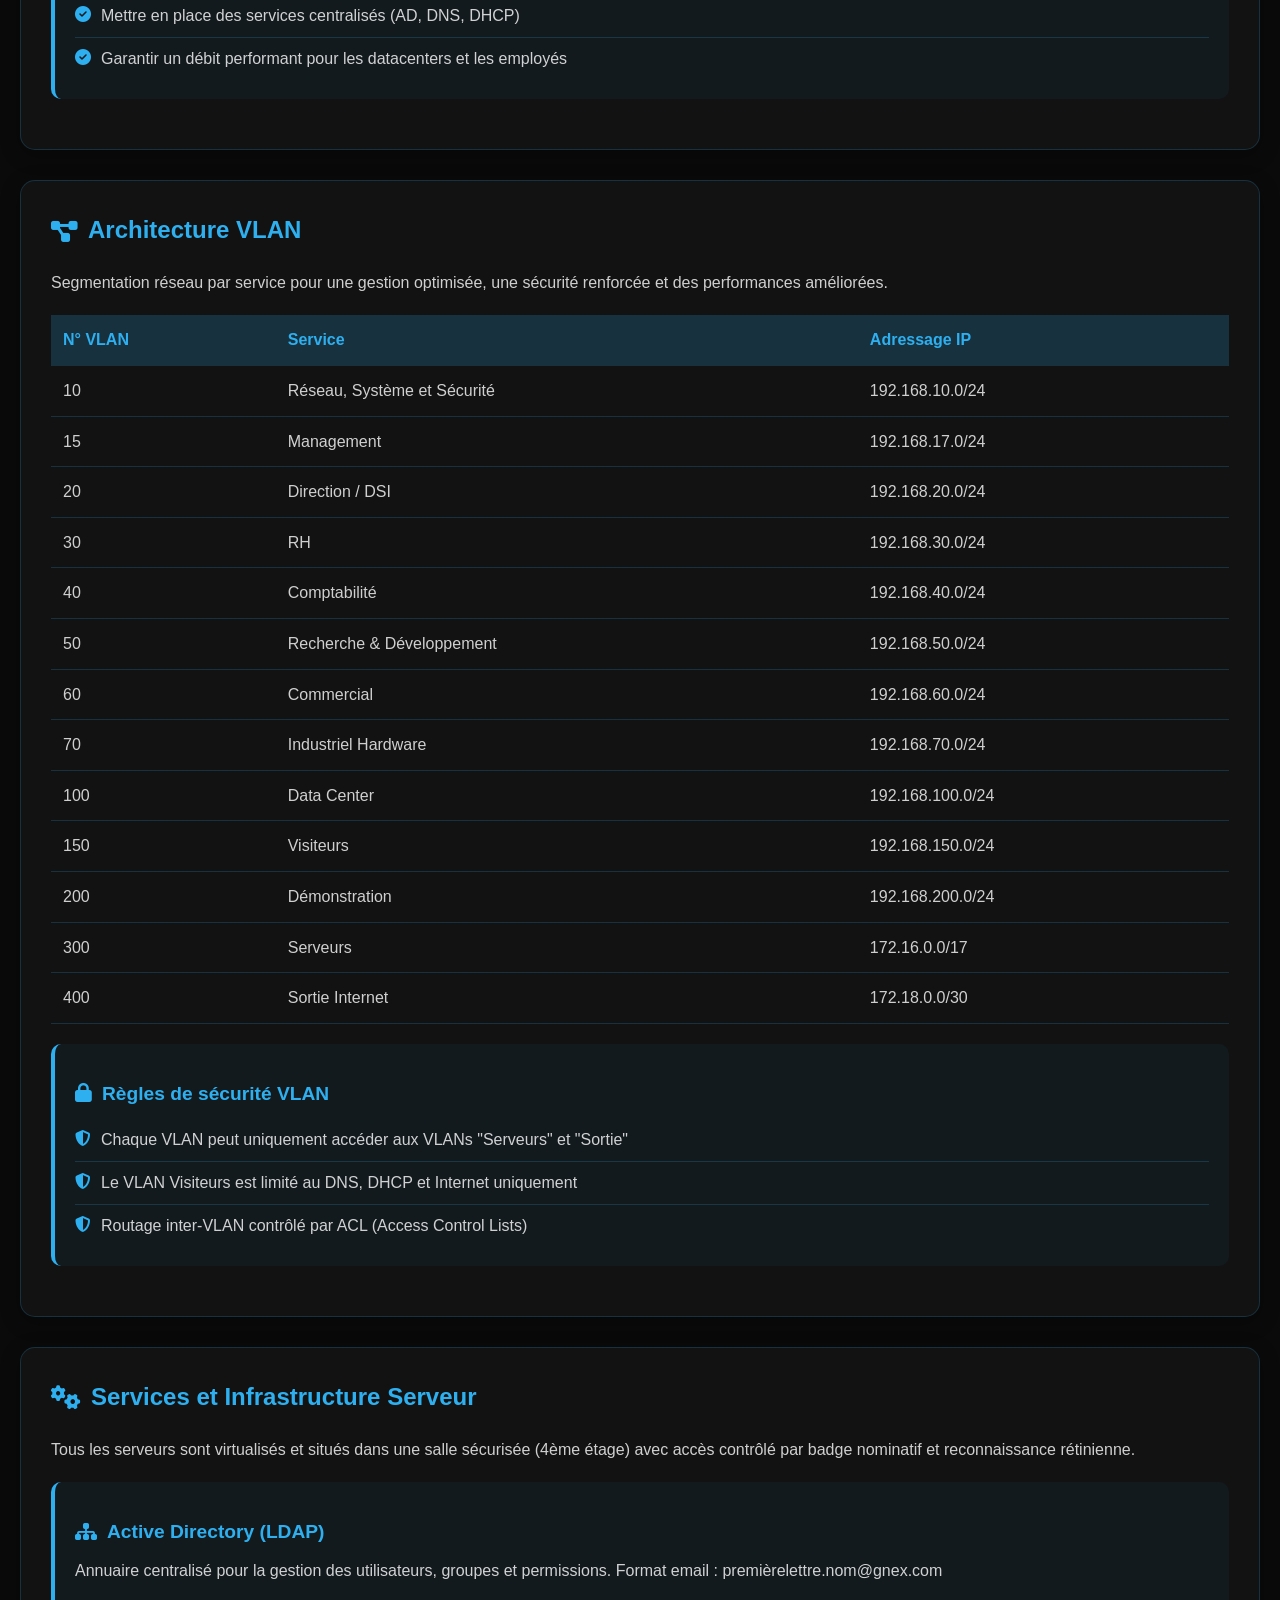
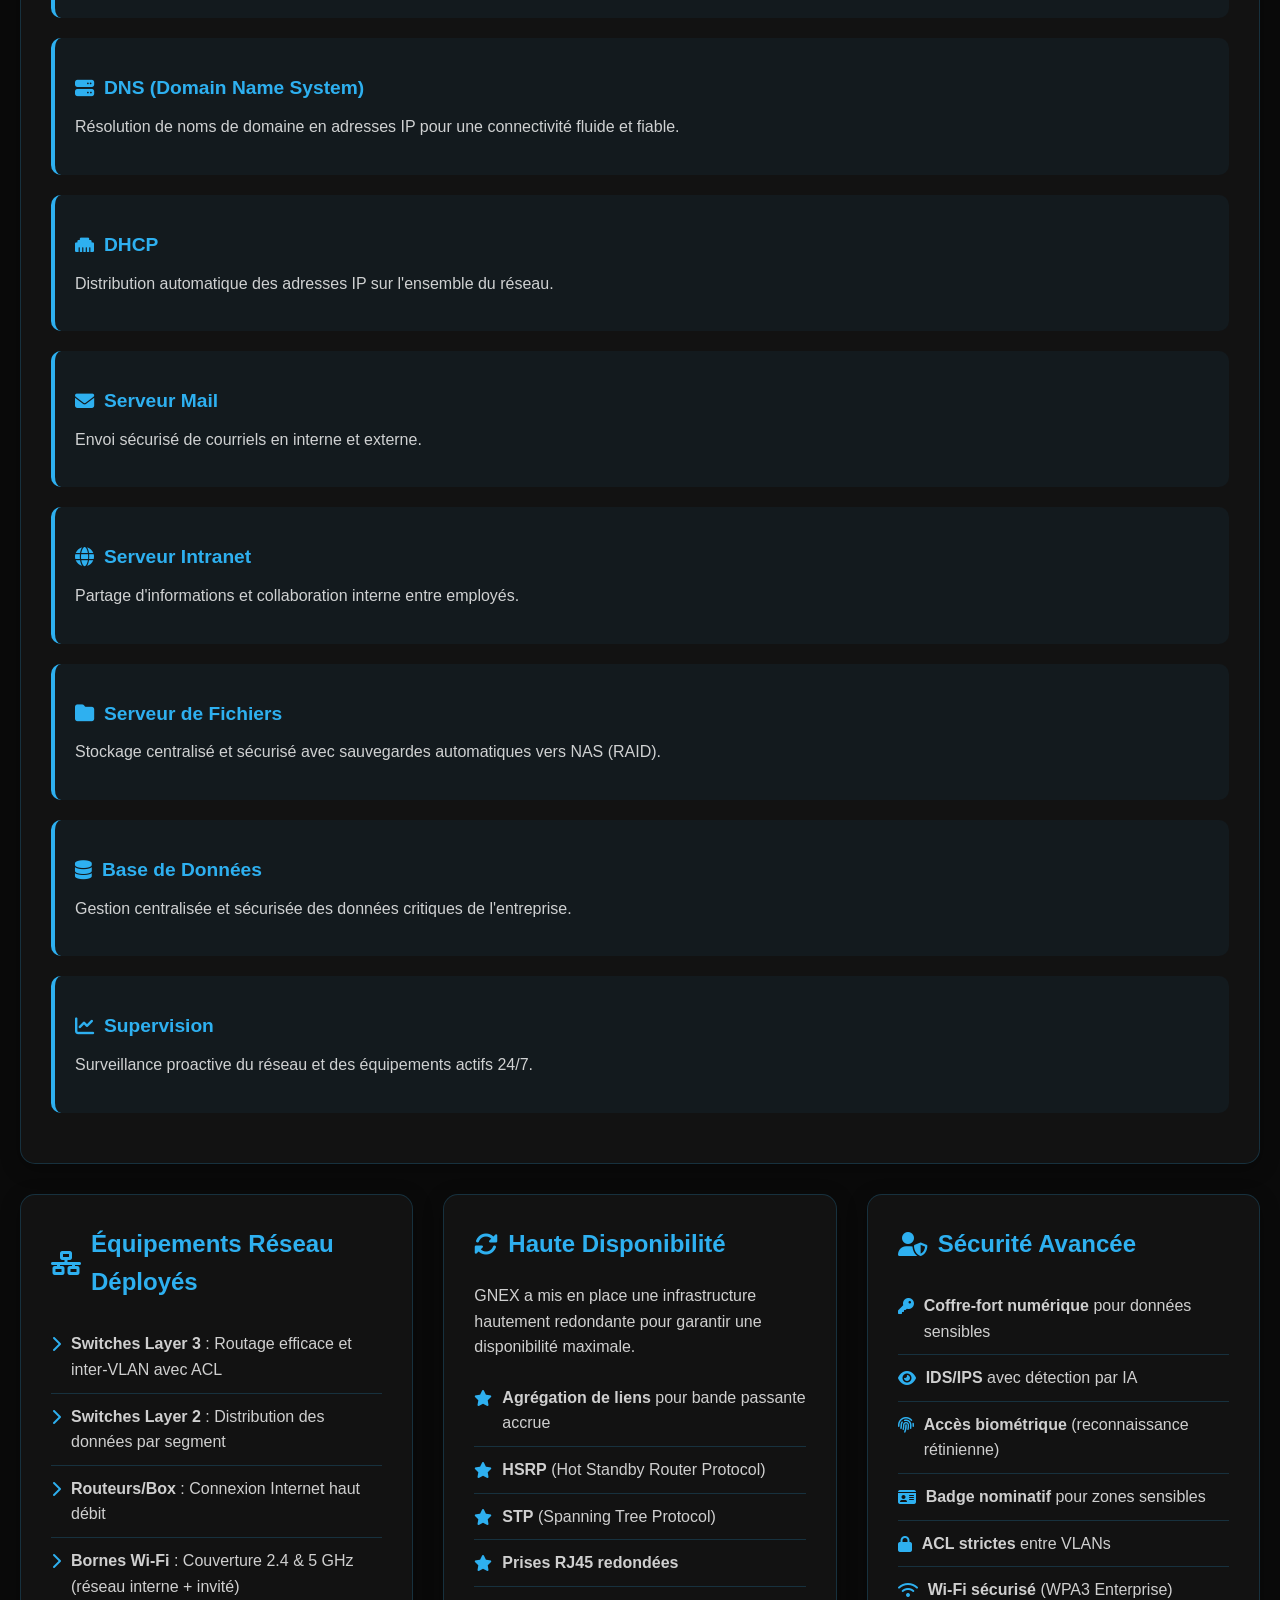
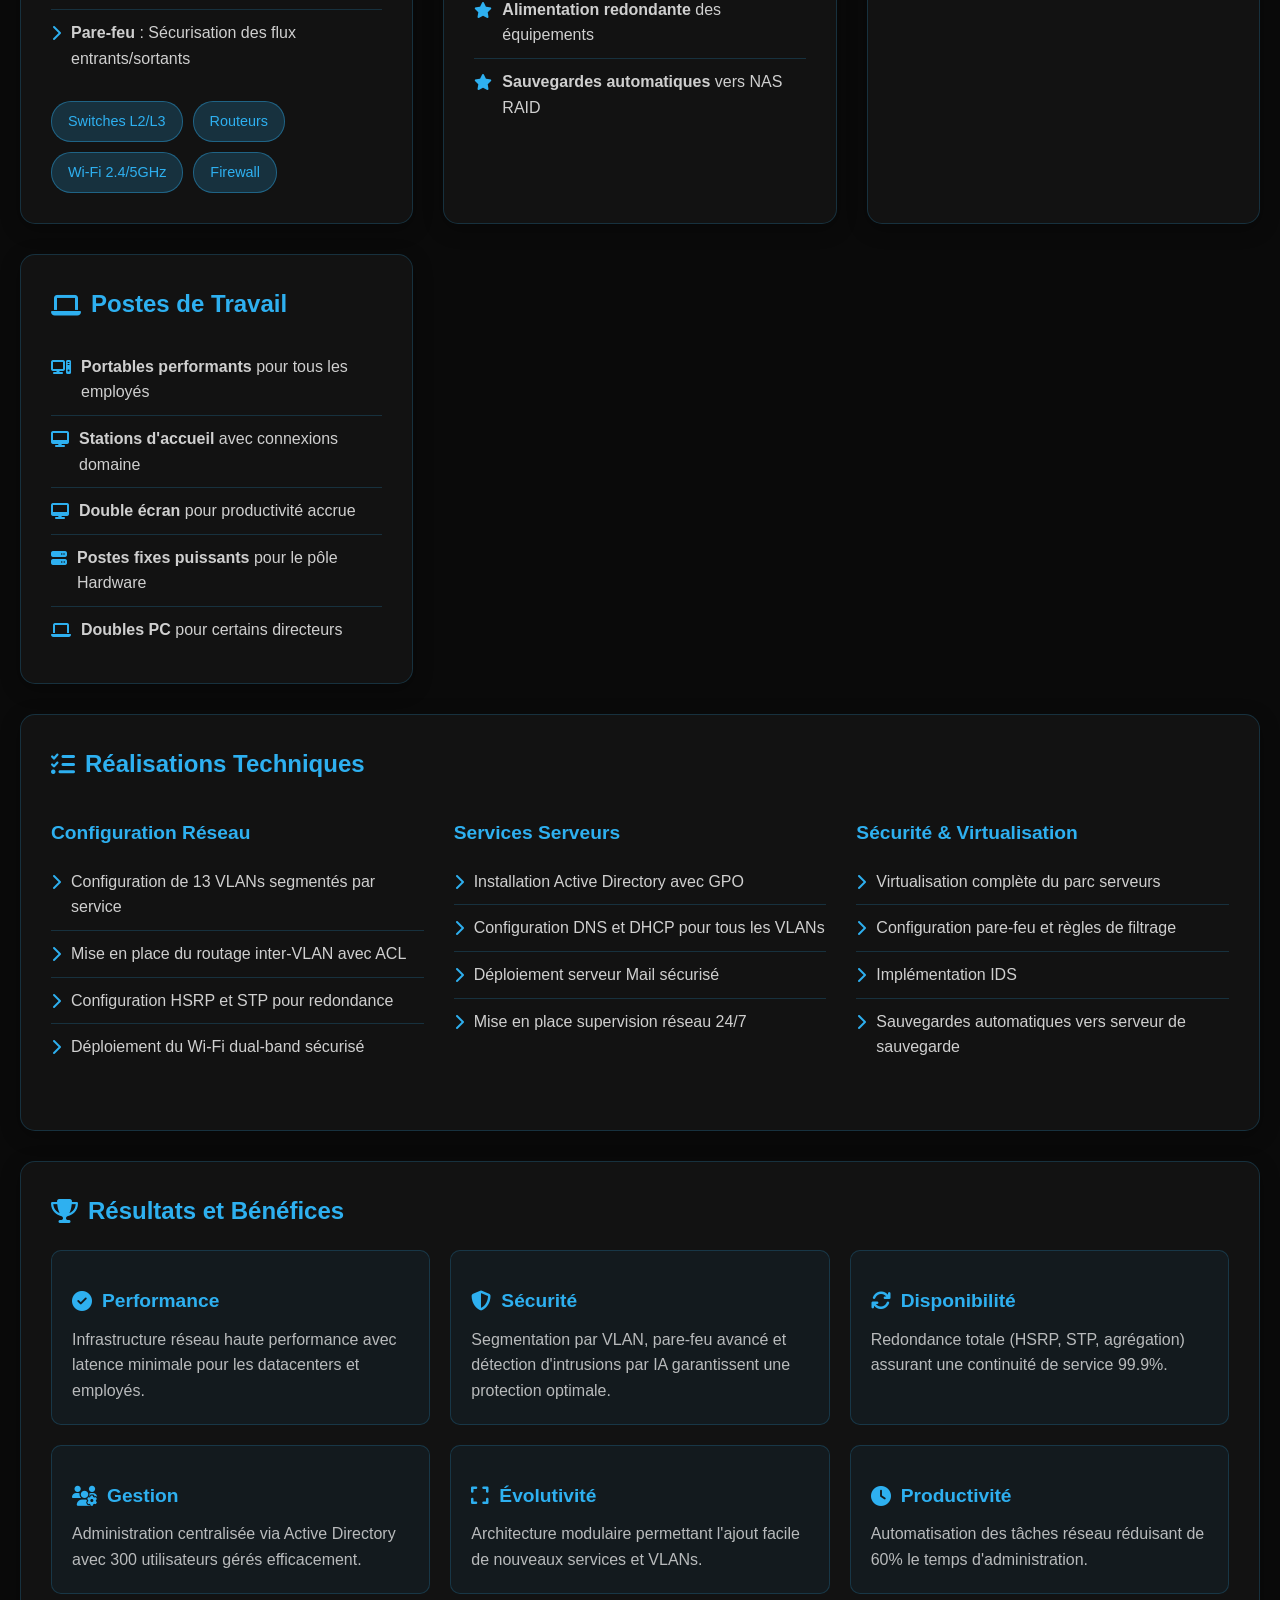
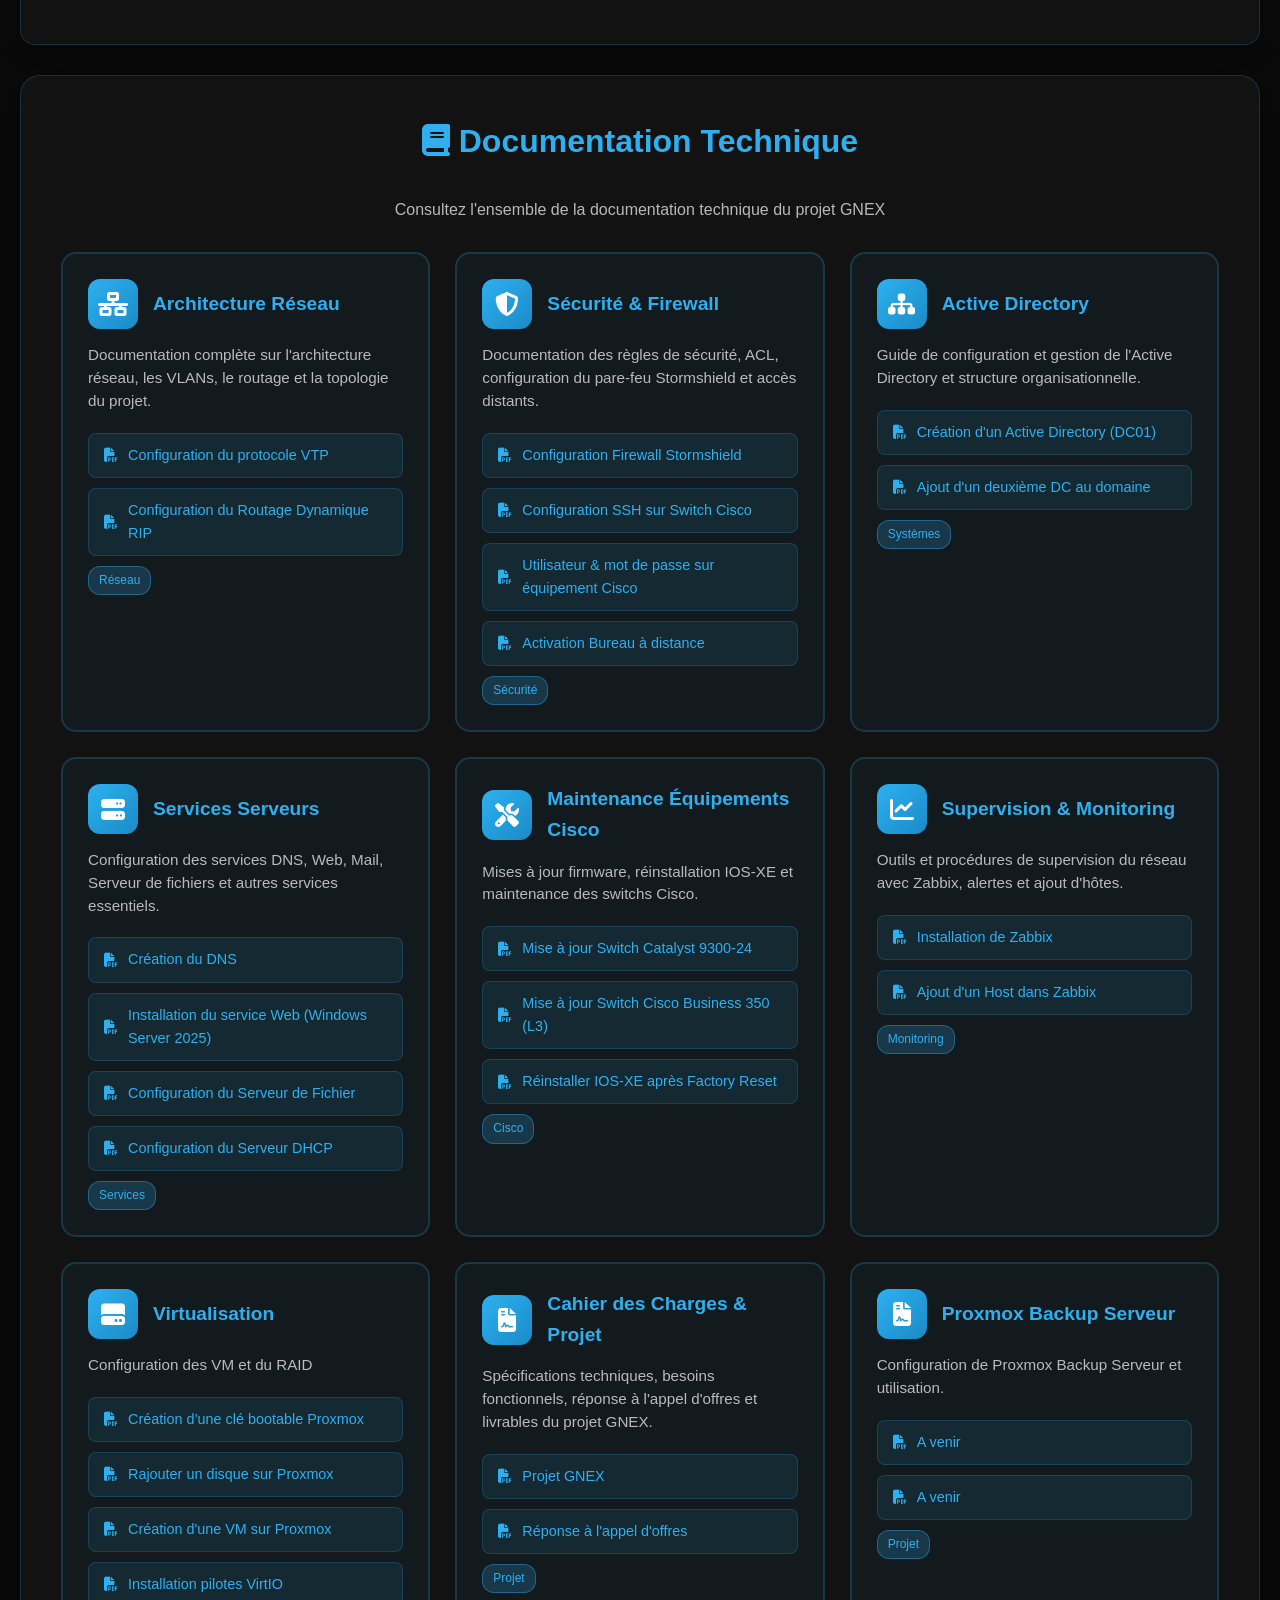
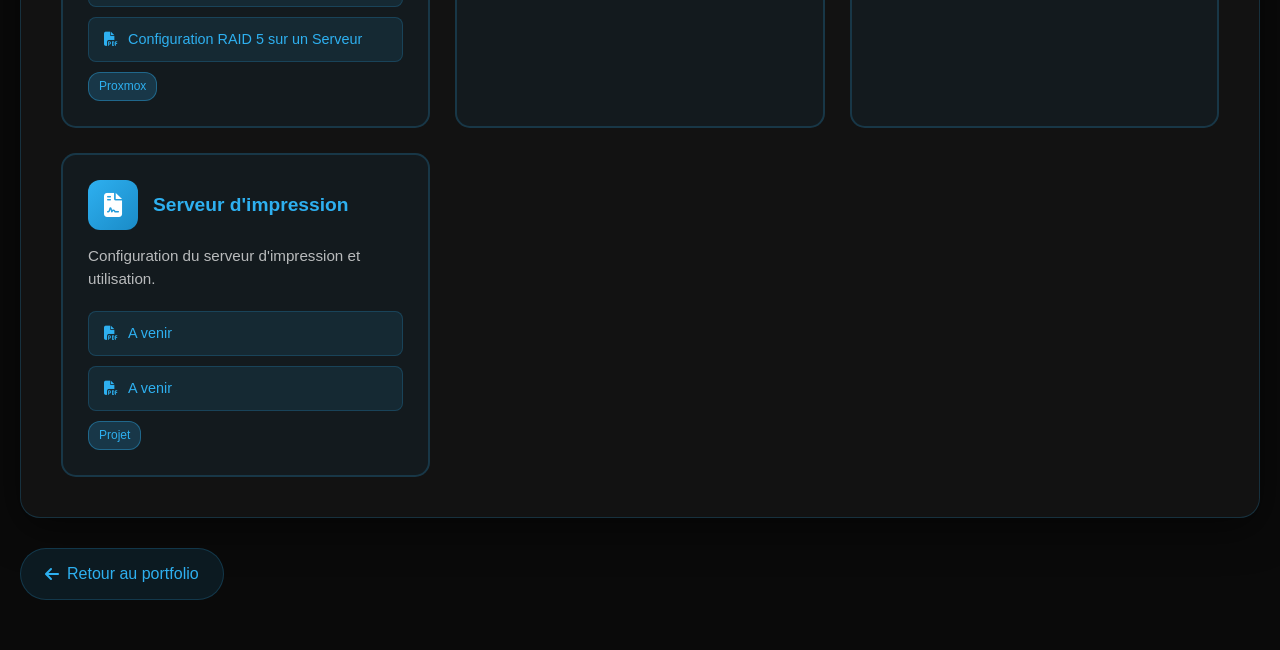
<file: gnex.html>
<!DOCTYPE html>
<html lang="fr">
<head>
    <meta charset="UTF-8">
    <meta name="viewport" content="width=device-width, initial-scale=1.0">
    <title>Projet GNEX - Réseau d'Entreprise</title>
    <link rel="stylesheet" href="https://cdnjs.cloudflare.com/ajax/libs/font-awesome/6.4.0/css/all.min.css">
    <link rel="stylesheet" href="https://unpkg.com/boxicons@2.1.4/css/boxicons.min.css">
    <style>

        /* ================================
           VARIABLES — THÈME SOMBRE (défaut)
        ================================ */
        :root {
            --bg:           #0a0a0a;
            --bg-card:      #121212;
            --bg-card2:     rgba(46, 176, 240, 0.05);
            --border:       rgba(46, 176, 240, 0.2);
            --border-hover: rgba(46, 176, 240, 0.4);
            --text:         #e0e0e0;
            --text-muted:   rgba(255, 255, 255, 0.7);
            --text-soft:    rgba(255, 255, 255, 0.8);
            --text-faint:   rgba(255, 255, 255, 0.6);
            --accent:       #2eb0f0;
            --shadow:       rgba(0, 0, 0, 0.5);
            --shadow-card:  rgba(0, 0, 0, 0.3);
            --table-hover:  rgba(46, 176, 240, 0.05);
            --stat-bg:      rgba(46, 176, 240, 0.1);
            --tag-bg:       rgba(46, 176, 240, 0.2);
            --link-bg:      rgba(46, 176, 240, 0.1);
        }

        /* ================================
           VARIABLES — THÈME CLAIR
        ================================ */
        body.light-mode {
            --bg:           #f0f5fb;
            --bg-card:      #ffffff;
            --bg-card2:     rgba(14, 143, 212, 0.04);
            --border:       rgba(14, 143, 212, 0.2);
            --border-hover: rgba(14, 143, 212, 0.45);
            --text:         #0f172a;
            --text-muted:   #475569;
            --text-soft:    #334155;
            --text-faint:   #64748b;
            --accent:       #0e8fd4;
            --shadow:       rgba(0, 0, 0, 0.08);
            --shadow-card:  rgba(0, 0, 0, 0.06);
            --table-hover:  rgba(14, 143, 212, 0.04);
            --stat-bg:      rgba(14, 143, 212, 0.08);
            --tag-bg:       rgba(14, 143, 212, 0.12);
            --link-bg:      rgba(14, 143, 212, 0.08);
        }

        /* ================================
           BASE
        ================================ */
        * {
            margin: 0;
            padding: 0;
            box-sizing: border-box;
            transition: background-color 0.35s ease, color 0.35s ease,
                        border-color 0.35s ease, box-shadow 0.35s ease;
        }

        body {
            font-family: 'Segoe UI', Tahoma, Geneva, Verdana, sans-serif;
            line-height: 1.6;
            color: var(--text);
            background: var(--bg);
            min-height: 100vh;
        }

        .container {
            max-width: 1400px;
            margin: 0 auto;
            padding: 20px;
        }

        /* ================================
           BOUTON TOGGLE CLAIR / SOMBRE
        ================================ */
        .theme-toggle {
            position:        fixed;
            top:             20px;
            right:           20px;
            z-index:         9999;
            display:         inline-flex;
            align-items:     center;
            justify-content: center;
            width:           54px;
            height:          28px;
            background:      rgba(46, 176, 240, 0.12);
            border:          2px solid rgba(46, 176, 240, 0.4);
            border-radius:   50px;
            cursor:          pointer;
            overflow:        hidden;
            padding:         0;
        }

        .theme-toggle:hover {
            box-shadow: 0 0 14px rgba(46, 176, 240, 0.5);
        }

        .toggle-track {
            position:        absolute;
            inset:           0;
            display:         flex;
            align-items:     center;
            justify-content: space-between;
            padding:         0 6px;
            pointer-events:  none;
        }

        .toggle-track i {
            font-size:  13px;
            line-height: 1;
        }

        .icon-moon { color: #2eb0f0; opacity: 1;    transform: rotate(0deg);  }
        .icon-sun  { color: #f59e0b; opacity: 0.35; transform: rotate(20deg); }

        .toggle-thumb {
            position:       absolute;
            width:          22px;
            height:         22px;
            background:     #2eb0f0;
            border-radius:  50%;
            left:           2px;
            pointer-events: none;
            z-index:        2;
            box-shadow:     0 2px 8px rgba(46, 176, 240, 0.5);
            transition:     transform 0.4s cubic-bezier(0.34, 1.56, 0.64, 1),
                            background 0.35s, box-shadow 0.3s;
        }

        body.light-mode .theme-toggle {
            background:   rgba(245, 158, 11, 0.1);
            border-color: rgba(245, 158, 11, 0.45);
        }
        body.light-mode .theme-toggle:hover {
            box-shadow: 0 0 14px rgba(245, 158, 11, 0.4);
        }
        body.light-mode .toggle-thumb {
            transform:  translateX(25px);
            background: #f59e0b;
            box-shadow: 0 2px 8px rgba(245, 158, 11, 0.5);
        }
        body.light-mode .icon-moon { opacity: 0.3;  transform: rotate(-20deg); }
        body.light-mode .icon-sun  { opacity: 1;    transform: rotate(0deg);   }

        /* ================================
           BOUTON RETOUR
        ================================ */
        .back-btn {
            display:       inline-flex;
            align-items:   center;
            gap:           8px;
            padding:       12px 24px;
            background:    var(--link-bg);
            color:         var(--accent);
            text-decoration: none;
            border-radius: 50px;
            margin-bottom: 30px;
            border:        1px solid var(--border);
        }

        .back-btn:hover {
            background: rgba(46, 176, 240, 0.2);
            transform:  translateX(-5px);
            box-shadow: 0 0 20px rgba(46, 176, 240, 0.3);
        }

        /* ================================
           EN-TÊTE DU PROJET
        ================================ */
        .project-header {
            background:    var(--bg-card);
            border:        1px solid var(--border);
            border-radius: 20px;
            padding:       40px;
            margin-bottom: 30px;
            box-shadow:    0 10px 40px var(--shadow);
        }

        .project-icon {
            width:         80px;
            height:        80px;
            background:    linear-gradient(135deg, #2eb0f0 0%, #1a8bc7 100%);
            border-radius: 20px;
            display:       flex;
            align-items:   center;
            justify-content: center;
            margin-bottom: 20px;
            box-shadow:    0 5px 20px rgba(46, 176, 240, 0.4);
        }

        .project-icon i { font-size: 40px; color: white; }

        h1 { font-size: 2.5em; color: var(--accent); margin-bottom: 15px; }
        h2 { font-size: 1.8em; color: var(--accent); margin-bottom: 15px; }

        .subtitle {
            font-size:     1.2em;
            color:         var(--text-faint);
            margin-bottom: 20px;
        }

        .company-info {
            background:    var(--bg-card2);
            border-left:   4px solid var(--accent);
            padding:       20px;
            border-radius: 10px;
            margin-bottom: 20px;
        }

        .company-info p { color: var(--text-soft); margin-bottom: 10px; }

        .stats-grid {
            display:               grid;
            grid-template-columns: repeat(auto-fit, minmax(200px, 1fr));
            gap:                   20px;
            margin:                20px 0;
        }

        .stat-box {
            background:    var(--stat-bg);
            border:        1px solid var(--border);
            padding:       20px;
            border-radius: 10px;
            text-align:    center;
        }

        .stat-number { font-size: 2em; color: var(--accent); font-weight: bold; }
        .stat-label  { color: var(--text-muted); margin-top: 5px; }
        .project-header p { color: var(--text-soft); line-height: 1.8; }

        /* ================================
           GRILLE DE CARTES
        ================================ */
        .content-grid {
            display:               grid;
            grid-template-columns: repeat(auto-fit, minmax(350px, 1fr));
            gap:                   30px;
            margin-bottom:         30px;
        }

        .card {
            background:    var(--bg-card);
            border:        1px solid var(--border);
            border-radius: 15px;
            padding:       30px;
            box-shadow:    0 5px 20px var(--shadow-card);
        }

        .card:hover {
            transform:    translateY(-5px);
            box-shadow:   0 10px 30px rgba(46, 176, 240, 0.2);
            border-color: var(--border-hover);
        }

        .full-width-card { grid-column: 1 / -1; }

        .card h2 {
            color:         var(--accent);
            margin-bottom: 20px;
            font-size:     1.5em;
            display:       flex;
            align-items:   center;
            gap:           10px;
        }

        .card h3      { color: var(--accent); margin: 15px 0 10px 0; font-size: 1.2em; }
        .card h2 i    { font-size: 24px; }
        .card ul      { list-style: none; padding-left: 0; }

        .card ul li {
            padding:       10px 0;
            border-bottom: 1px solid var(--border);
            display:       flex;
            align-items:   start;
            gap:           10px;
            color:         var(--text-soft);
        }

        .card ul li:last-child { border-bottom: none; }
        .card ul li i          { color: var(--accent); margin-top: 5px; flex-shrink: 0; }
        .card p                { color: var(--text-soft); margin-bottom: 15px; }

        /* ================================
           TAGS
        ================================ */
        .tech-tags { display: flex; flex-wrap: wrap; gap: 10px; margin-top: 20px; }

        .tag {
            background:    var(--tag-bg);
            color:         var(--accent);
            border:        1px solid var(--border-hover);
            padding:       8px 16px;
            border-radius: 20px;
            font-size:     0.9em;
            font-weight:   500;
        }

        .tag:hover {
            background: rgba(46, 176, 240, 0.3);
            box-shadow: 0 0 10px rgba(46, 176, 240, 0.3);
        }

        /* ================================
           BOÎTE MISE EN AVANT
        ================================ */
        .highlight-box {
            background:    var(--bg-card2);
            border-left:   4px solid var(--accent);
            padding:       20px;
            border-radius: 10px;
            margin:        20px 0;
        }

        .highlight-box h3 {
            color:         var(--accent);
            margin-bottom: 10px;
            display:       flex;
            align-items:   center;
            gap:           10px;
        }

        .highlight-box p    { color: var(--text-soft); }
        .highlight-box ul   { list-style: none; padding: 0; }

        .highlight-box ul li {
            padding:       8px 0;
            border-bottom: 1px solid var(--border);
            display:       flex;
            align-items:   start;
            gap:           10px;
            color:         var(--text-soft);
        }

        .highlight-box ul li:last-child { border-bottom: none; }
        .highlight-box ul li i          { color: var(--accent); margin-top: 3px; flex-shrink: 0; }
        .highlight-box ul li span       { flex: 1; }

        /* ================================
           TABLEAU VLAN
        ================================ */
        .vlan-table { width: 100%; border-collapse: collapse; margin: 20px 0; }

        .vlan-table th,
        .vlan-table td {
            padding:       12px;
            text-align:    left;
            border-bottom: 1px solid var(--border);
        }

        .vlan-table th {
            background:  var(--tag-bg);
            color:       var(--accent);
            font-weight: bold;
        }

        .vlan-table td      { color: var(--text-soft); }
        .vlan-table tr:hover { background: var(--table-hover); }

        /* ================================
           GRILLE PÔLES
        ================================ */
        .pole-grid {
            display:               grid;
            grid-template-columns: repeat(auto-fit, minmax(280px, 1fr));
            gap:                   20px;
            margin:                20px 0;
        }

        .pole-card {
            background:    var(--bg-card2);
            border:        1px solid var(--border);
            padding:       20px;
            border-radius: 10px;
        }

        .pole-card:hover {
            background: rgba(46, 176, 240, 0.1);
            transform:  translateY(-3px);
        }

        .pole-card h3 {
            color:         var(--accent);
            margin-bottom: 10px;
            display:       flex;
            align-items:   center;
            gap:           10px;
        }

        .pole-card h3 i { font-size: 20px; }
        .pole-card p    { color: var(--text-muted); margin: 0; }

        /* ================================
           SECTION DOCUMENTATION
        ================================ */
        .documentation-section {
            background:    var(--bg-card);
            border:        1px solid var(--border);
            border-radius: 20px;
            padding:       40px;
            margin:        30px 0;
            box-shadow:    0 10px 40px var(--shadow);
        }

        .documentation-section h2 { text-align: center; margin-bottom: 30px; font-size: 2em; }

        .doc-grid {
            display:               grid;
            grid-template-columns: repeat(auto-fit, minmax(280px, 1fr));
            gap:                   25px;
            margin-top:            30px;
        }

        .doc-card {
            background:    var(--bg-card2);
            border:        2px solid var(--border);
            border-radius: 15px;
            padding:       25px;
            position:      relative;
            overflow:      hidden;
        }

        .doc-card::before {
            content:    '';
            position:   absolute;
            top: 0; left: 0;
            width: 100%; height: 4px;
            background: linear-gradient(90deg, #2eb0f0, #1a8bc7);
            transform:  scaleX(0);
            transition: transform 0.3s ease;
        }

        .doc-card:hover::before { transform: scaleX(1); }

        .doc-card:hover {
            background:   rgba(46, 176, 240, 0.1);
            border-color: var(--border-hover);
            transform:    translateY(-5px);
            box-shadow:   0 10px 30px rgba(46, 176, 240, 0.3);
        }

        .doc-header {
            display:     flex;
            align-items: center;
            gap:         15px;
            margin-bottom: 15px;
        }

        .doc-icon {
            width:           50px;
            height:          50px;
            background:      linear-gradient(135deg, #2eb0f0 0%, #1a8bc7 100%);
            border-radius:   12px;
            display:         flex;
            align-items:     center;
            justify-content: center;
            flex-shrink:     0;
        }

        .doc-icon i       { font-size: 24px; color: white; }
        .doc-title        { font-size: 1.2em; color: var(--accent); font-weight: 600; }

        .doc-description {
            color:         var(--text-muted);
            font-size:     0.95em;
            margin-bottom: 20px;
            line-height:   1.5;
        }

        .doc-links { display: flex; flex-direction: column; gap: 10px; }

        .doc-link {
            display:         flex;
            align-items:     center;
            gap:             10px;
            padding:         10px 15px;
            background:      var(--link-bg);
            border:          1px solid var(--border);
            border-radius:   8px;
            color:           var(--accent);
            text-decoration: none;
            font-size:       0.9em;
        }

        .doc-link:hover {
            background:   rgba(46, 176, 240, 0.2);
            border-color: var(--border-hover);
            transform:    translateX(5px);
            box-shadow:   0 0 15px rgba(46, 176, 240, 0.2);
        }

        .doc-link i { font-size: 14px; flex-shrink: 0; }

        .doc-badge {
            display:       inline-block;
            padding:       4px 10px;
            background:    var(--tag-bg);
            border:        1px solid var(--border-hover);
            border-radius: 12px;
            font-size:     0.75em;
            color:         var(--accent);
            margin-top:    10px;
        }

        /* ================================
           RESPONSIVE
        ================================ */
        @media (max-width: 768px) {
            h1                    { font-size: 2em; }
            .project-header       { padding: 30px 20px; }
            .content-grid         { grid-template-columns: 1fr; }
            .stats-grid           { grid-template-columns: 1fr; }
            .doc-grid             { grid-template-columns: 1fr; }
            .documentation-section{ padding: 25px 15px; }
            .theme-toggle         { top: 12px; right: 12px; }
        }

    </style>
</head>
<body>

    <!-- ===== BOUTON TOGGLE CLAIR / SOMBRE ===== -->
    <button class="theme-toggle" id="themeToggle" aria-label="Basculer le thème">
        <div class="toggle-track">
            <i class="bx bx-moon icon-moon"></i>
            <i class="bx bx-sun  icon-sun"></i>
        </div>
        <div class="toggle-thumb"></div>
    </button>

    <div class="container">

        <a href="index.html" class="back-btn">
            <i class="fas fa-arrow-left"></i>
            Retour au portfolio
        </a>

        <!-- ===== EN-TÊTE ===== -->
        <div class="project-header">
            <div class="project-icon">
                <i class="fas fa-laptop-code"></i>
            </div>
            <h1>Projet GNEX</h1>
            <p class="subtitle">Game Network Experience - Infrastructure réseau d'entreprise complète</p>

            <div class="company-info">
                <p><strong>À propos de GNEX :</strong> Fondée en 2020 à Sophia Antipolis par Nathan Lambert et Élise Martin, GNEX est une entreprise innovante spécialisée dans l'optimisation des réseaux pour les jeux en ligne. L'entreprise combine passion pour les jeux vidéo et expertise technologique pour créer des solutions réseau de pointe.</p>
            </div>

            <div class="stats-grid">
                <div class="stat-box"><div class="stat-number">300</div><div class="stat-label">Employés</div></div>
                <div class="stat-box"><div class="stat-number">2</div><div class="stat-label">Sites (Sophia & Paris)</div></div>
                <div class="stat-box"><div class="stat-number">4</div><div class="stat-label">Pôles d'activité</div></div>
                <div class="stat-box"><div class="stat-number">13</div><div class="stat-label">VLANs configurés</div></div>
            </div>
        </div>

        <!-- ===== PÔLES D'ACTIVITÉ ===== -->
        <div class="card full-width-card">
            <h2><i class="fas fa-building"></i> Pôles d'activité de GNEX</h2>
            <div class="pole-grid">
                <div class="pole-card">
                    <h3><i class="fas fa-gamepad"></i> Développement</h3>
                    <p>Création de jeux éducatifs et ludiques pour tous les niveaux d'apprentissage (primaire à licence professionnelle).</p>
                </div>
                <div class="pole-card">
                    <h3><i class="fas fa-microchip"></i> R&D Hardware</h3>
                    <p>Conception et fabrication de composants haute performance : cartes graphiques, processeurs, casques VR avec IA.</p>
                </div>
                <div class="pole-card">
                    <h3><i class="fas fa-shield-alt"></i> Réseau & Cybersécurité</h3>
                    <p>Infrastructure réseau performante, surveillance active, gestion des identités et détection d'intrusions par IA.</p>
                </div>
                <div class="pole-card">
                    <h3><i class="fas fa-server"></i> Data Center</h3>
                    <p>Services d'hébergement cloud sécurisé pour studios de développement de jeux vidéo.</p>
                </div>
            </div>
        </div>

        <div class="content-grid">

            <!-- ===== CONTEXTE ===== -->
            <div class="card full-width-card">
                <h2><i class="fas fa-lightbulb"></i> Contexte et Objectifs</h2>
                <p>GNEX est en pleine transition vers une infrastructure réseau moderne et sécurisée. L'équipe des systèmes et réseaux a été chargée de fournir et configurer les équipements nécessaires pour créer une architecture robuste répondant aux besoins croissants en connectivité et sécurité.</p>
                <div class="highlight-box">
                    <h3><i class="fas fa-bullseye"></i> Objectifs principaux</h3>
                    <ul>
                        <li><i class="fas fa-check-circle"></i><span>Créer une infrastructure réseau sécurisée et hautement disponible</span></li>
                        <li><i class="fas fa-check-circle"></i><span>Segmenter le réseau par service via VLANs pour optimiser la sécurité</span></li>
                        <li><i class="fas fa-check-circle"></i><span>Assurer la redondance totale des équipements critiques</span></li>
                        <li><i class="fas fa-check-circle"></i><span>Mettre en place des services centralisés (AD, DNS, DHCP)</span></li>
                        <li><i class="fas fa-check-circle"></i><span>Garantir un débit performant pour les datacenters et les employés</span></li>
                    </ul>
                </div>
            </div>

            <!-- ===== VLAN ===== -->
            <div class="card full-width-card">
                <h2><i class="fas fa-project-diagram"></i> Architecture VLAN</h2>
                <p>Segmentation réseau par service pour une gestion optimisée, une sécurité renforcée et des performances améliorées.</p>
                <table class="vlan-table">
                    <thead>
                        <tr>
                            <th>N° VLAN</th>
                            <th>Service</th>
                            <th>Adressage IP</th>
                        </tr>
                    </thead>
                    <tbody>
                        <tr><td>10</td><td>Réseau, Système et Sécurité</td><td>192.168.10.0/24</td></tr>
                        <tr><td>15</td><td>Management</td><td>192.168.17.0/24</td></tr>
                        <tr><td>20</td><td>Direction / DSI</td><td>192.168.20.0/24</td></tr>
                        <tr><td>30</td><td>RH</td><td>192.168.30.0/24</td></tr>
                        <tr><td>40</td><td>Comptabilité</td><td>192.168.40.0/24</td></tr>
                        <tr><td>50</td><td>Recherche & Développement</td><td>192.168.50.0/24</td></tr>
                        <tr><td>60</td><td>Commercial</td><td>192.168.60.0/24</td></tr>
                        <tr><td>70</td><td>Industriel Hardware</td><td>192.168.70.0/24</td></tr>
                        <tr><td>100</td><td>Data Center</td><td>192.168.100.0/24</td></tr>
                        <tr><td>150</td><td>Visiteurs</td><td>192.168.150.0/24</td></tr>
                        <tr><td>200</td><td>Démonstration</td><td>192.168.200.0/24</td></tr>
                        <tr><td>300</td><td>Serveurs</td><td>172.16.0.0/17</td></tr>
                        <tr><td>400</td><td>Sortie Internet</td><td>172.18.0.0/30</td></tr>
                    </tbody>
                </table>
                <div class="highlight-box">
                    <h3><i class="fas fa-lock"></i> Règles de sécurité VLAN</h3>
                    <ul>
                        <li><i class="fas fa-shield-alt"></i><span>Chaque VLAN peut uniquement accéder aux VLANs "Serveurs" et "Sortie"</span></li>
                        <li><i class="fas fa-shield-alt"></i><span>Le VLAN Visiteurs est limité au DNS, DHCP et Internet uniquement</span></li>
                        <li><i class="fas fa-shield-alt"></i><span>Routage inter-VLAN contrôlé par ACL (Access Control Lists)</span></li>
                    </ul>
                </div>
            </div>

            <!-- ===== SERVICES ===== -->
            <div class="card full-width-card">
                <h2><i class="fas fa-cogs"></i> Services et Infrastructure Serveur</h2>
                <p>Tous les serveurs sont virtualisés et situés dans une salle sécurisée (4ème étage) avec accès contrôlé par badge nominatif et reconnaissance rétinienne.</p>
                <div class="highlight-box"><h3><i class="fas fa-sitemap"></i> Active Directory (LDAP)</h3><p>Annuaire centralisé pour la gestion des utilisateurs, groupes et permissions. Format email : premièrelettre.nom@gnex.com</p></div>
                <div class="highlight-box"><h3><i class="fas fa-server"></i> DNS (Domain Name System)</h3><p>Résolution de noms de domaine en adresses IP pour une connectivité fluide et fiable.</p></div>
                <div class="highlight-box"><h3><i class="fas fa-ethernet"></i> DHCP</h3><p>Distribution automatique des adresses IP sur l'ensemble du réseau.</p></div>
                <div class="highlight-box"><h3><i class="fas fa-envelope"></i> Serveur Mail</h3><p>Envoi sécurisé de courriels en interne et externe.</p></div>
                <div class="highlight-box"><h3><i class="fas fa-globe"></i> Serveur Intranet</h3><p>Partage d'informations et collaboration interne entre employés.</p></div>
                <div class="highlight-box"><h3><i class="fas fa-folder"></i> Serveur de Fichiers</h3><p>Stockage centralisé et sécurisé avec sauvegardes automatiques vers NAS (RAID).</p></div>
                <div class="highlight-box"><h3><i class="fas fa-database"></i> Base de Données</h3><p>Gestion centralisée et sécurisée des données critiques de l'entreprise.</p></div>
                <div class="highlight-box"><h3><i class="fas fa-chart-line"></i> Supervision</h3><p>Surveillance proactive du réseau et des équipements actifs 24/7.</p></div>
            </div>

            <!-- ===== ÉQUIPEMENTS ===== -->
            <div class="card">
                <h2><i class="fas fa-network-wired"></i> Équipements Réseau Déployés</h2>
                <ul>
                    <li><i class="fas fa-chevron-right"></i><span><strong>Switches Layer 3</strong> : Routage efficace et inter-VLAN avec ACL</span></li>
                    <li><i class="fas fa-chevron-right"></i><span><strong>Switches Layer 2</strong> : Distribution des données par segment</span></li>
                    <li><i class="fas fa-chevron-right"></i><span><strong>Routeurs/Box</strong> : Connexion Internet haut débit</span></li>
                    <li><i class="fas fa-chevron-right"></i><span><strong>Bornes Wi-Fi</strong> : Couverture 2.4 & 5 GHz (réseau interne + invité)</span></li>
                    <li><i class="fas fa-chevron-right"></i><span><strong>Pare-feu</strong> : Sécurisation des flux entrants/sortants</span></li>
                </ul>
                <div class="tech-tags">
                    <span class="tag">Switches L2/L3</span>
                    <span class="tag">Routeurs</span>
                    <span class="tag">Wi-Fi 2.4/5GHz</span>
                    <span class="tag">Firewall</span>
                </div>
            </div>

            <!-- ===== REDONDANCE ===== -->
            <div class="card">
                <h2><i class="fas fa-sync-alt"></i> Haute Disponibilité</h2>
                <p>GNEX a mis en place une infrastructure hautement redondante pour garantir une disponibilité maximale.</p>
                <ul>
                    <li><i class="fas fa-star"></i><span><strong>Agrégation de liens</strong> pour bande passante accrue</span></li>
                    <li><i class="fas fa-star"></i><span><strong>HSRP</strong> (Hot Standby Router Protocol)</span></li>
                    <li><i class="fas fa-star"></i><span><strong>STP</strong> (Spanning Tree Protocol)</span></li>
                    <li><i class="fas fa-star"></i><span><strong>Prises RJ45 redondées</strong></span></li>
                    <li><i class="fas fa-star"></i><span><strong>Alimentation redondante</strong> des équipements</span></li>
                    <li><i class="fas fa-star"></i><span><strong>Sauvegardes automatiques</strong> vers NAS RAID</span></li>
                </ul>
            </div>

            <!-- ===== SÉCURITÉ ===== -->
            <div class="card">
                <h2><i class="fas fa-user-shield"></i> Sécurité Avancée</h2>
                <ul>
                    <li><i class="fas fa-key"></i><span><strong>Coffre-fort numérique</strong> pour données sensibles</span></li>
                    <li><i class="fas fa-eye"></i><span><strong>IDS/IPS</strong> avec détection par IA</span></li>
                    <li><i class="fas fa-fingerprint"></i><span><strong>Accès biométrique</strong> (reconnaissance rétinienne)</span></li>
                    <li><i class="fas fa-id-card"></i><span><strong>Badge nominatif</strong> pour zones sensibles</span></li>
                    <li><i class="fas fa-lock"></i><span><strong>ACL strictes</strong> entre VLANs</span></li>
                    <li><i class="fas fa-wifi"></i><span><strong>Wi-Fi sécurisé</strong> (WPA3 Enterprise)</span></li>
                </ul>
            </div>

            <!-- ===== POSTES DE TRAVAIL ===== -->
            <div class="card">
                <h2><i class="fas fa-laptop"></i> Postes de Travail</h2>
                <ul>
                    <li><i class="fas fa-computer"></i><span><strong>Portables performants</strong> pour tous les employés</span></li>
                    <li><i class="fas fa-desktop"></i><span><strong>Stations d'accueil</strong> avec connexions domaine</span></li>
                    <li><i class="fas fa-desktop"></i><span><strong>Double écran</strong> pour productivité accrue</span></li>
                    <li><i class="fas fa-server"></i><span><strong>Postes fixes puissants</strong> pour le pôle Hardware</span></li>
                    <li><i class="fas fa-laptop"></i><span><strong>Doubles PC</strong> pour certains directeurs</span></li>
                </ul>
            </div>

            <!-- ===== RÉALISATIONS ===== -->
            <div class="card full-width-card">
                <h2><i class="fas fa-tasks"></i> Réalisations Techniques</h2>
                <div class="content-grid">
                    <div>
                        <h3>Configuration Réseau</h3>
                        <ul>
                            <li><i class="fas fa-chevron-right"></i><span>Configuration de 13 VLANs segmentés par service</span></li>
                            <li><i class="fas fa-chevron-right"></i><span>Mise en place du routage inter-VLAN avec ACL</span></li>
                            <li><i class="fas fa-chevron-right"></i><span>Configuration HSRP et STP pour redondance</span></li>
                            <li><i class="fas fa-chevron-right"></i><span>Déploiement du Wi-Fi dual-band sécurisé</span></li>
                        </ul>
                    </div>
                    <div>
                        <h3>Services Serveurs</h3>
                        <ul>
                            <li><i class="fas fa-chevron-right"></i><span>Installation Active Directory avec GPO</span></li>
                            <li><i class="fas fa-chevron-right"></i><span>Configuration DNS et DHCP pour tous les VLANs</span></li>
                            <li><i class="fas fa-chevron-right"></i><span>Déploiement serveur Mail sécurisé</span></li>
                            <li><i class="fas fa-chevron-right"></i><span>Mise en place supervision réseau 24/7</span></li>
                        </ul>
                    </div>
                    <div>
                        <h3>Sécurité & Virtualisation</h3>
                        <ul>
                            <li><i class="fas fa-chevron-right"></i><span>Virtualisation complète du parc serveurs</span></li>
                            <li><i class="fas fa-chevron-right"></i><span>Configuration pare-feu et règles de filtrage</span></li>
                            <li><i class="fas fa-chevron-right"></i><span>Implémentation IDS</span></li>
                            <li><i class="fas fa-chevron-right"></i><span>Sauvegardes automatiques vers serveur de sauvegarde</span></li>
                        </ul>
                    </div>
                </div>
            </div>

            <!-- ===== RÉSULTATS ===== -->
            <div class="card full-width-card">
                <h2><i class="fas fa-trophy"></i> Résultats et Bénéfices</h2>
                <div class="pole-grid">
                    <div class="pole-card"><h3><i class="fas fa-check-circle"></i> Performance</h3><p>Infrastructure réseau haute performance avec latence minimale pour les datacenters et employés.</p></div>
                    <div class="pole-card"><h3><i class="fas fa-shield-alt"></i> Sécurité</h3><p>Segmentation par VLAN, pare-feu avancé et détection d'intrusions par IA garantissent une protection optimale.</p></div>
                    <div class="pole-card"><h3><i class="fas fa-sync"></i> Disponibilité</h3><p>Redondance totale (HSRP, STP, agrégation) assurant une continuité de service 99.9%.</p></div>
                    <div class="pole-card"><h3><i class="fas fa-users-cog"></i> Gestion</h3><p>Administration centralisée via Active Directory avec 300 utilisateurs gérés efficacement.</p></div>
                    <div class="pole-card"><h3><i class="fas fa-expand"></i> Évolutivité</h3><p>Architecture modulaire permettant l'ajout facile de nouveaux services et VLANs.</p></div>
                    <div class="pole-card"><h3><i class="fas fa-clock"></i> Productivité</h3><p>Automatisation des tâches réseau réduisant de 60% le temps d'administration.</p></div>
                </div>
            </div>

        </div>

        <!-- ===== DOCUMENTATION ===== -->
        <div class="documentation-section">
            <h2><i class="fas fa-book"></i> Documentation Technique</h2>
            <p style="text-align:center; color:var(--text-muted); margin-bottom:30px;">
                Consultez l'ensemble de la documentation technique du projet GNEX
            </p>

            <div class="doc-grid">

                <!-- ── Architecture Réseau ── -->
                <div class="doc-card">
                    <div class="doc-header"><div class="doc-icon"><i class="fas fa-network-wired"></i></div><div class="doc-title">Architecture Réseau</div></div>
                    <div class="doc-description">Documentation complète sur l'architecture réseau, les VLANs, le routage et la topologie du projet.</div>
                    <div class="doc-links">
                        <a href="Configuration du protocole VTP.pdf"   class="doc-link"><i class="fas fa-file-pdf"></i><span>Configuration du protocole VTP</span></a>
                        <a href="Configuration du Routage Dynamique RIP.pdf" class="doc-link"><i class="fas fa-file-pdf"></i><span>Configuration du Routage Dynamique RIP</span></a>
                    </div>
                    <span class="doc-badge">Réseau</span>
                </div>

                <!-- ── Sécurité & Firewall ── -->
                <div class="doc-card">
                    <div class="doc-header"><div class="doc-icon"><i class="fas fa-shield-alt"></i></div><div class="doc-title">Sécurité & Firewall</div></div>
                    <div class="doc-description">Documentation des règles de sécurité, ACL, configuration du pare-feu Stormshield et accès distants.</div>
                    <div class="doc-links">
                        <a href="Configuration du Firewall Stormshield.pdf"   class="doc-link"><i class="fas fa-file-pdf"></i><span>Configuration Firewall Stormshield</span></a>
                        <a href="Configuration du protocole SSH sur un switch Cisco de niveau 2.pdf" class="doc-link"><i class="fas fa-file-pdf"></i><span>Configuration SSH sur Switch Cisco</span></a>
                        <a href="Configuration d’un utilisateur et mot de passe sur un équipement Cisco.pdf" class="doc-link"><i class="fas fa-file-pdf"></i><span>Utilisateur & mot de passe sur équipement Cisco</span></a>
                        <a href="Activation bureau à distance.pdf"                 class="doc-link"><i class="fas fa-file-pdf"></i><span>Activation Bureau à distance</span></a>
                    </div>
                    <span class="doc-badge">Sécurité</span>
                </div>

                <!-- ── Active Directory ── -->
                <div class="doc-card">
                    <div class="doc-header"><div class="doc-icon"><i class="fas fa-sitemap"></i></div><div class="doc-title">Active Directory</div></div>
                    <div class="doc-description">Guide de configuration et gestion de l'Active Directory et structure organisationnelle.</div>
                    <div class="doc-links">
                        <a href="Creation d'un Active Directory.pdf"       class="doc-link"><i class="fas fa-file-pdf"></i><span>Création d'un Active Directory (DC01)</span></a>
                        <a href="Ajouter un deuxième DC au domaine.pdf"   class="doc-link"><i class="fas fa-file-pdf"></i><span>Ajout d'un deuxième DC au domaine</span></a>
                    </div>
                    <span class="doc-badge">Systèmes</span>
                </div>

                <!-- ── Services Serveurs ── -->
                <div class="doc-card">
                    <div class="doc-header"><div class="doc-icon"><i class="fas fa-server"></i></div><div class="doc-title">Services Serveurs</div></div>
                    <div class="doc-description">Configuration des services DNS, Web, Mail, Serveur de fichiers et autres services essentiels.</div>
                    <div class="doc-links">
                        <a href="Création du DNS.pdf"                              class="doc-link"><i class="fas fa-file-pdf"></i><span>Création du DNS</span></a>
                        <a href="Installation du service WEB sur Windows Server 2025.pdf" class="doc-link"><i class="fas fa-file-pdf"></i><span>Installation du service Web (Windows Server 2025)</span></a>
                        <a href="Configuration du Serveur de fichier.pdf"          class="doc-link"><i class="fas fa-file-pdf"></i><span>Configuration du Serveur de Fichier</span></a>
                        <a href="Configuration DHCP.pdf"          class="doc-link"><i class="fas fa-file-pdf"></i><span>Configuration du Serveur DHCP</span></a>                    
                    </div>
                    <span class="doc-badge">Services</span>
                </div>

                <!-- ── Équipements Cisco ── -->
                <div class="doc-card">
                    <div class="doc-header"><div class="doc-icon"><i class="fas fa-tools"></i></div><div class="doc-title">Maintenance Équipements Cisco</div></div>
                    <div class="doc-description">Mises à jour firmware, réinstallation IOS-XE et maintenance des switchs Cisco.</div>
                    <div class="doc-links">
                        <a href="Mise à jour d’un switch Catalyst 9300 _ 24.pdf"                      class="doc-link"><i class="fas fa-file-pdf"></i><span>Mise à jour Switch Catalyst 9300-24</span></a>
                        <a href="Mise à jour d’un switch de niveau 3 Cisco Business 350 series-16P-2G.pdf" class="doc-link"><i class="fas fa-file-pdf"></i><span>Mise à jour Switch Cisco Business 350 (L3)</span></a>
                        <a href="Réinstaller IOSXE sur un équipement Cisco après un factory-reset.pdf"  class="doc-link"><i class="fas fa-file-pdf"></i><span>Réinstaller IOS-XE après Factory Reset</span></a>
                    </div>
                    <span class="doc-badge">Cisco</span>
                </div>

                <!-- ── Supervision & Monitoring ── -->
                <div class="doc-card">
                    <div class="doc-header"><div class="doc-icon"><i class="fas fa-chart-line"></i></div><div class="doc-title">Supervision & Monitoring</div></div>
                    <div class="doc-description">Outils et procédures de supervision du réseau avec Zabbix, alertes et ajout d'hôtes.</div>
                    <div class="doc-links">
                        <a href="Installation de Zabbix.pdf"   class="doc-link"><i class="fas fa-file-pdf"></i><span>Installation de Zabbix</span></a>
                        <a href="Ajout d_un Host.pdf"          class="doc-link"><i class="fas fa-file-pdf"></i><span>Ajout d'un Host dans Zabbix</span></a>
                    </div>
                    <span class="doc-badge">Monitoring</span>
                </div>

                <!-- ── Infrastructure & Stockage ── -->
                <div class="doc-card">
                    <div class="doc-header"><div class="doc-icon"><i class="fas fa-hdd"></i></div><div class="doc-title">Virtualisation</div></div>
                    <div class="doc-description">Configuration des VM et du RAID</div>
                    <div class="doc-links">
                        <a href="Création d’une clé bootable Proxmox.pdf" class="doc-link"><i class="fas fa-file-pdf"></i><span>Création d’une clé bootable Proxmox</span></a>
                        <a href="Rajouter un disque sur proxmox.pdf" class="doc-link"><i class="fas fa-file-pdf"></i><span>Rajouter un disque sur Proxmox</span></a>
                        <a href="Création d'une VM sur Proxmox.pdf" class="doc-link"><i class="fas fa-file-pdf"></i><span>Création d'une VM sur Proxmox</span></a>
                        <a href="Installation pilotes VirtIO.pdf" class="doc-link"><i class="fas fa-file-pdf"></i><span>Installation pilotes VirtIO</span></a>
                        <a href="Configuration RAID 5 sur un Serveur.pdf" class="doc-link"><i class="fas fa-file-pdf"></i><span>Configuration RAID 5 sur un Serveur</span></a>                   
                    </div>
                    <span class="doc-badge">Proxmox</span>
                </div>

                <!-- ── Cahier des Charges ── -->
                <div class="doc-card">
                    <div class="doc-header"><div class="doc-icon"><i class="fas fa-file-contract"></i></div><div class="doc-title">Cahier des Charges & Projet</div></div>
                    <div class="doc-description">Spécifications techniques, besoins fonctionnels, réponse à l'appel d'offres et livrables du projet GNEX.</div>
                    <div class="doc-links">
                        <a href="Projet_GNEX.pdf"        class="doc-link"><i class="fas fa-file-pdf"></i><span>Projet GNEX</span></a>
                        <a href="Reponse_appel_offre.pdf" class="doc-link"><i class="fas fa-file-pdf"></i><span>Réponse à l'appel d'offres</span></a>
                    </div>
                    <span class="doc-badge">Projet</span>
                </div>

                <!-- ── Proxmox Backup Service ── -->
                <div class="doc-card">
                    <div class="doc-header"><div class="doc-icon"><i class="fas fa-file-contract"></i></div><div class="doc-title">Proxmox Backup Serveur</div></div>
                    <div class="doc-description">Configuration de Proxmox Backup Serveur et utilisation.</div>
                    <div class="doc-links">
                        <a href=""        class="doc-link"><i class="fas fa-file-pdf"></i><span>A venir</span></a>
                        <a href="" class="doc-link"><i class="fas fa-file-pdf"></i><span>A venir</span></a>
                    </div>
                    <span class="doc-badge">Projet</span>
                </div>

                 <!-- ── Serveur d'impresion ── -->
                <div class="doc-card">
                    <div class="doc-header"><div class="doc-icon"><i class="fas fa-file-contract"></i></div><div class="doc-title">Serveur d'impression</div></div>
                    <div class="doc-description">Configuration du serveur d'impression et utilisation.</div>
                    <div class="doc-links">
                        <a href=""        class="doc-link"><i class="fas fa-file-pdf"></i><span>A venir</span></a>
                        <a href="" class="doc-link"><i class="fas fa-file-pdf"></i><span>A venir</span></a>
                    </div>
                    <span class="doc-badge">Projet</span>
                </div>


            </div>
        </div>

        <a href="index.html" class="back-btn">
            <i class="fas fa-arrow-left"></i>
            Retour au portfolio
        </a>

    </div>

    <!-- ===== SCRIPT TOGGLE ===== -->
    <script>
        const btn  = document.getElementById('themeToggle');
        const body = document.body;

        // Restaure la préférence sauvegardée (synchronisée avec le portfolio principal)
        if (localStorage.getItem('theme') === 'light') {
            body.classList.add('light-mode');
        }

        // Bascule au clic
        btn.addEventListener('click', () => {
            body.classList.toggle('light-mode');
            localStorage.setItem('theme', body.classList.contains('light-mode') ? 'light' : 'dark');
        });
    </script>
    <Script>
        document.querySelectorAll("a").forEach(link => {
ir
        const href = link.getAttribute("href");

        if (
        href &&
        !href.startsWith("#") &&
        !href.startsWith("mailto:") &&
        !href.startsWith("tel:")
        ) {

        link.setAttribute("target", "_blank");
        link.setAttribute("rel", "noopener noreferrer");

        }

        });
    </Script>
</body>
</html>
</file>
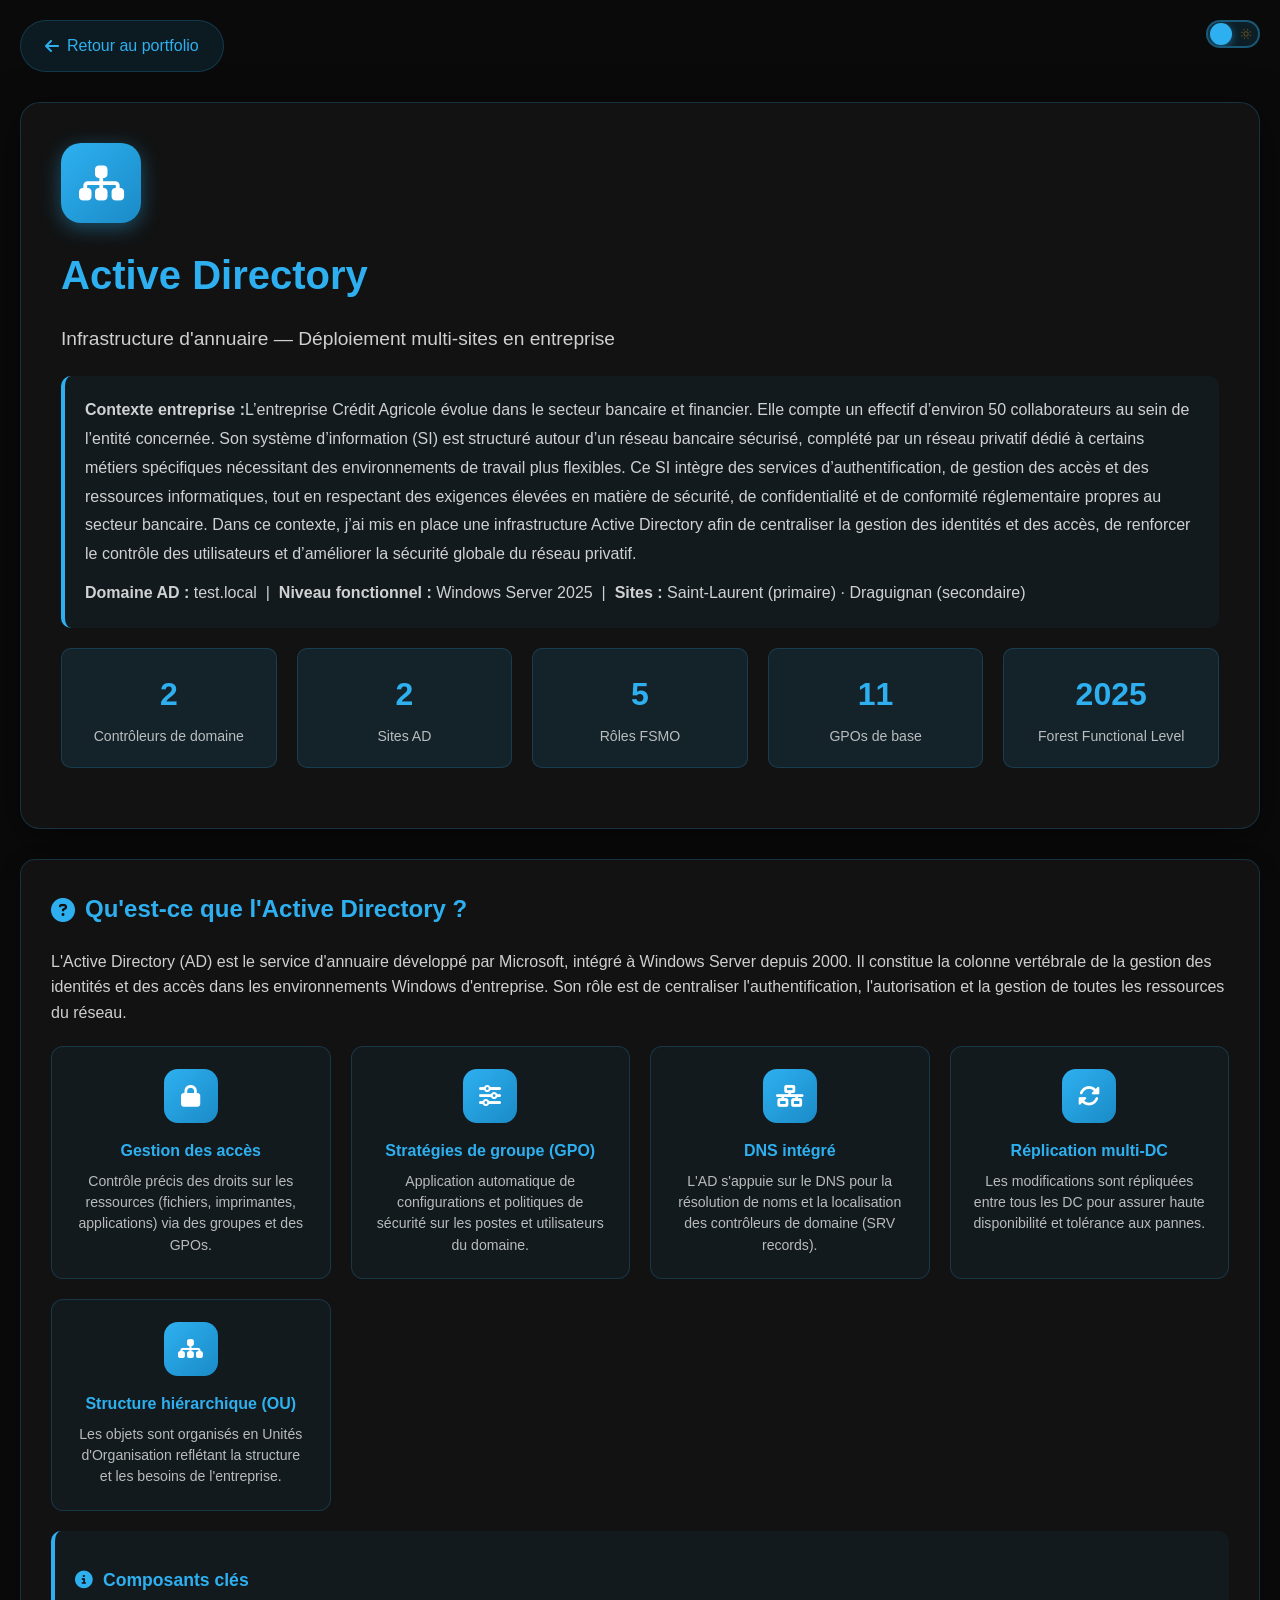
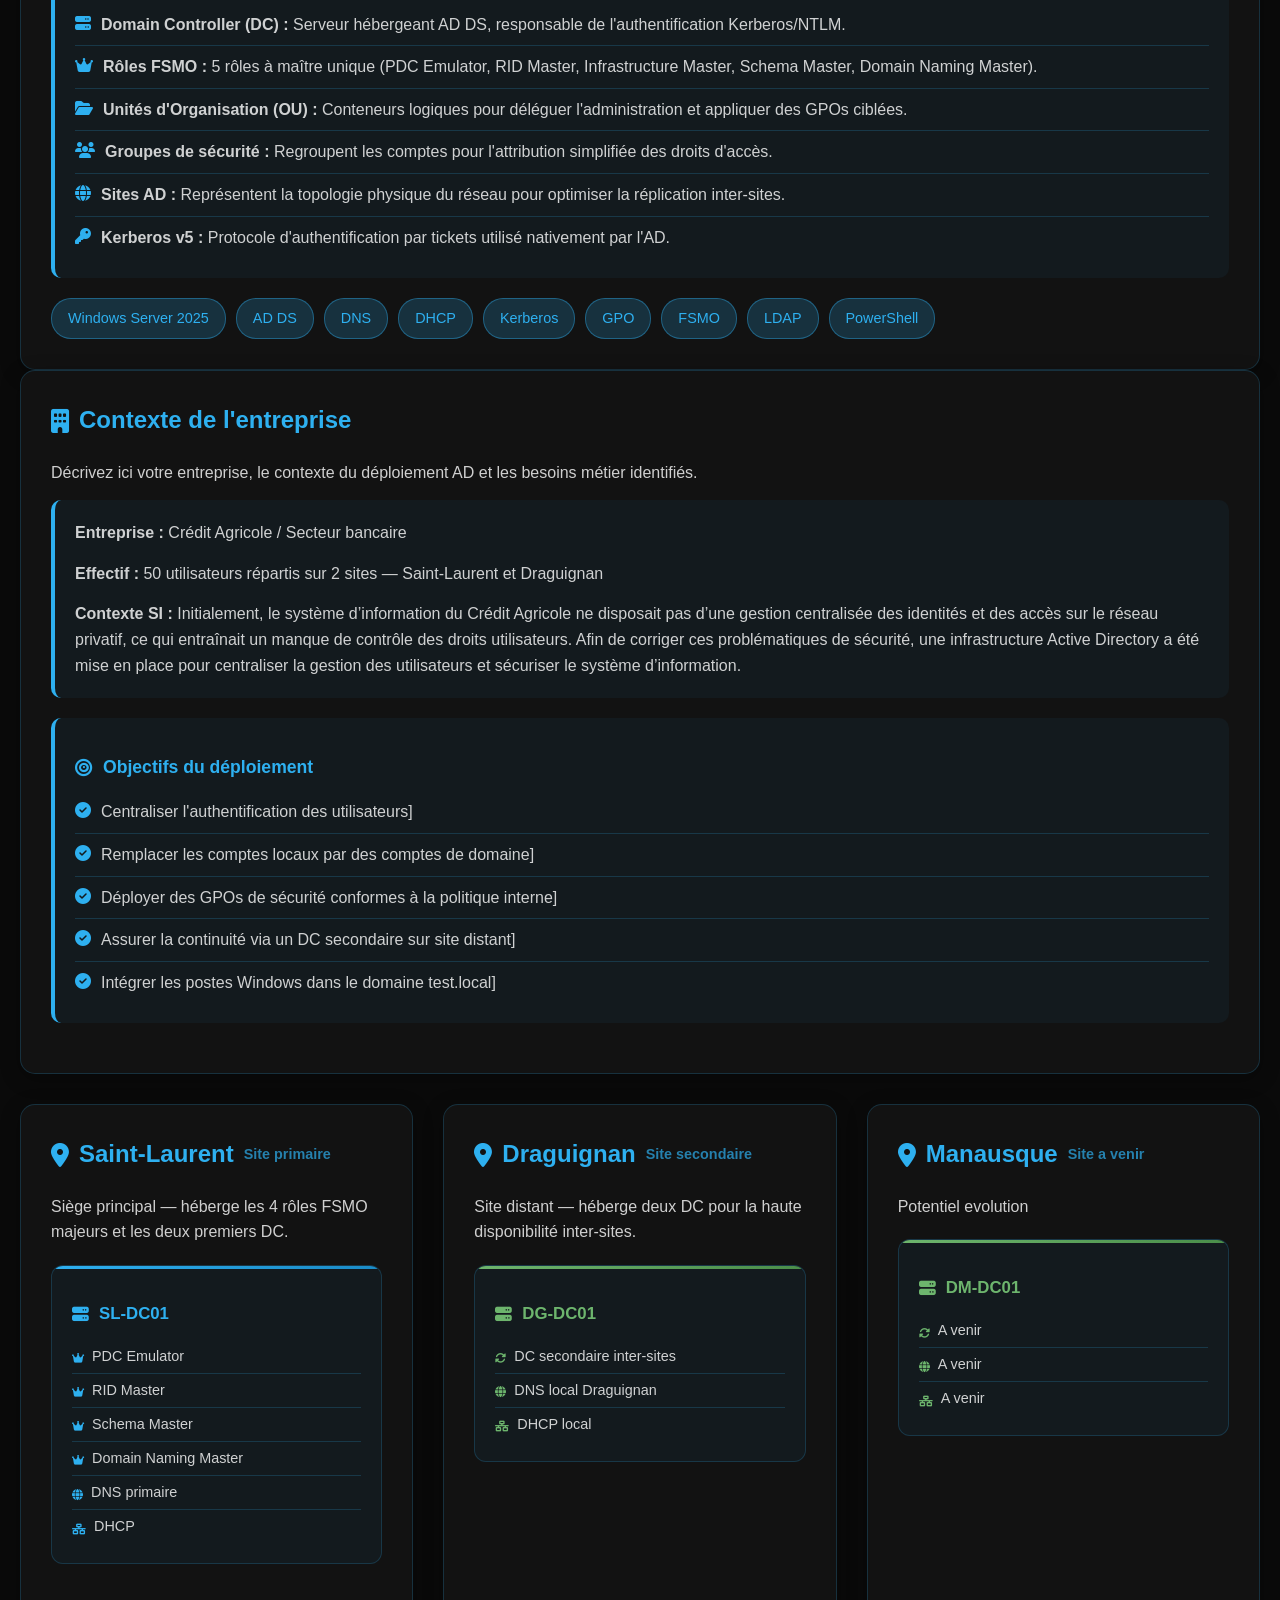
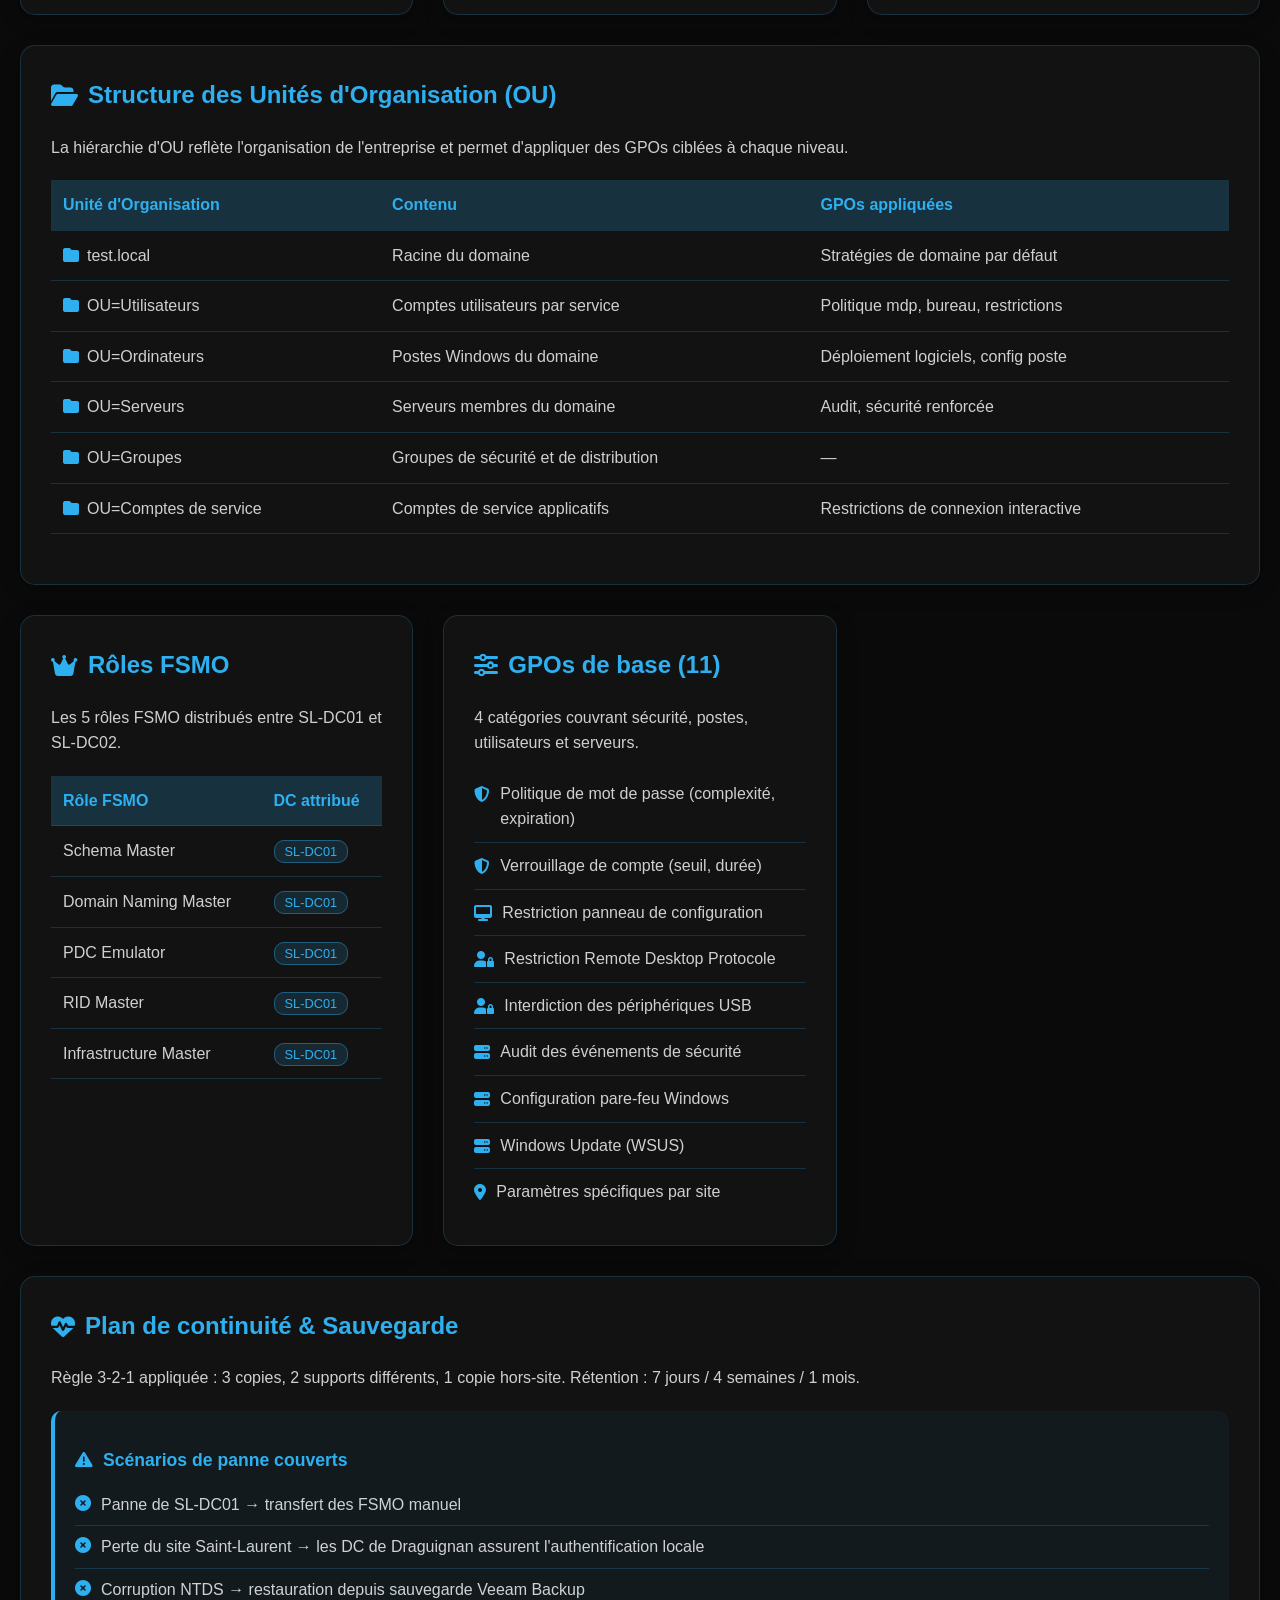
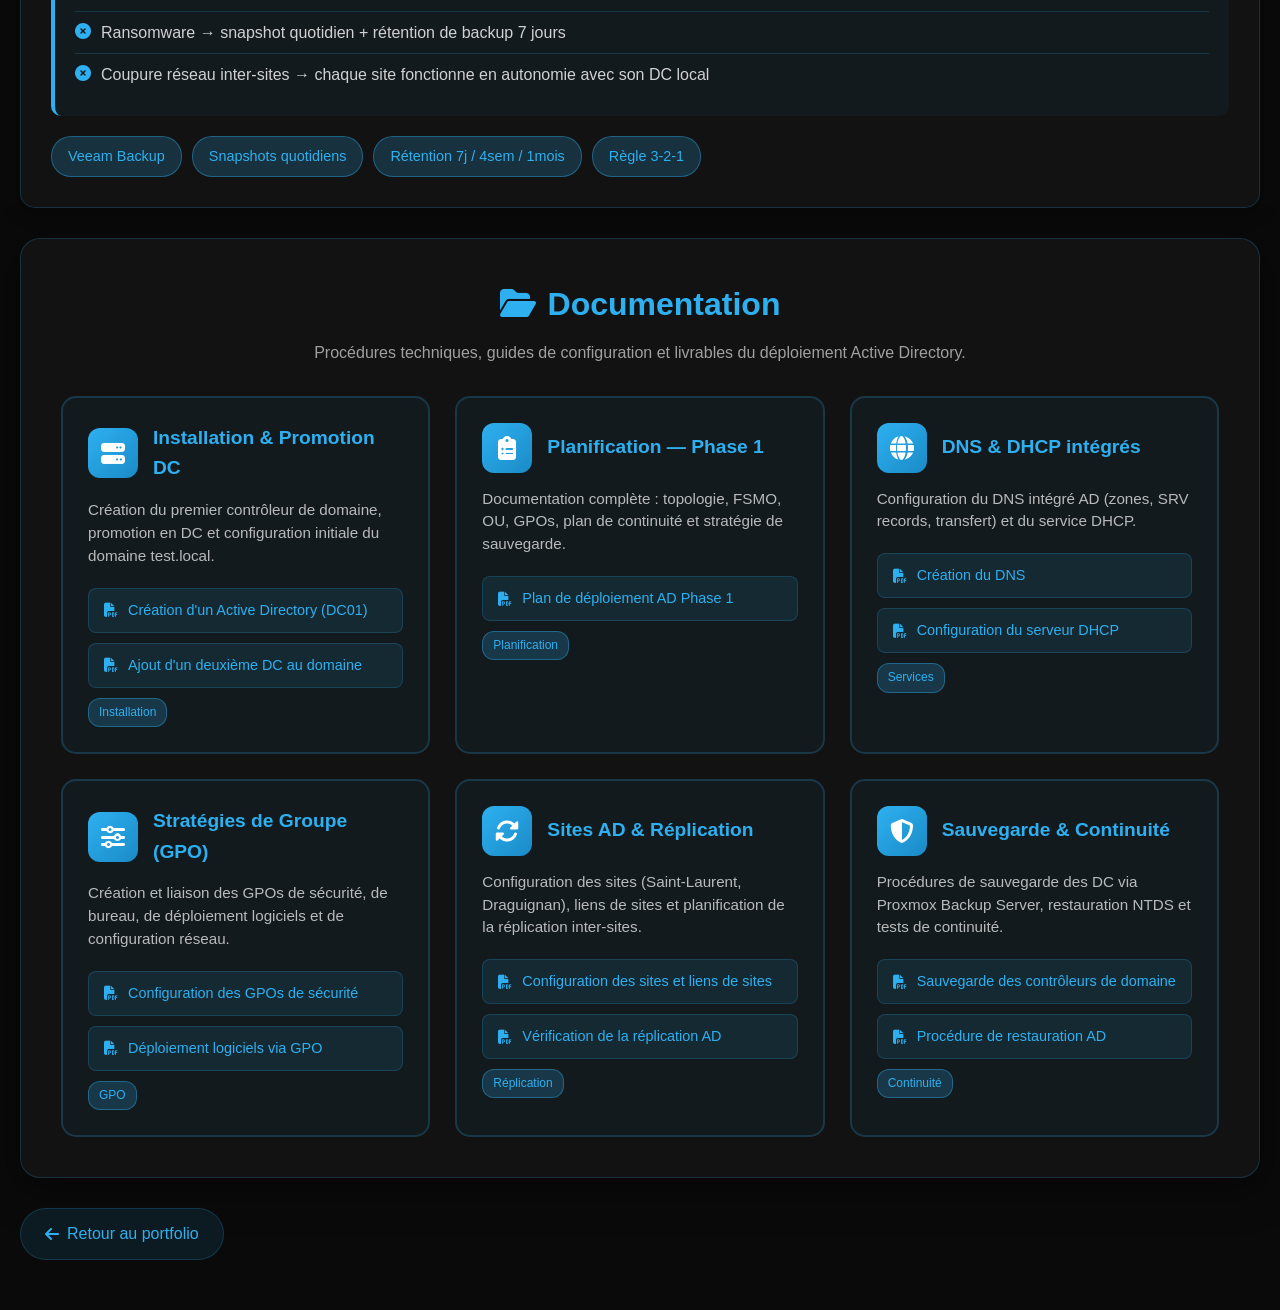
<file: test/active-directory.html>
<!DOCTYPE html>
<html lang="fr">
<head>
    <meta charset="UTF-8">
    <meta name="viewport" content="width=device-width, initial-scale=1.0">
    <title>Active Directory - Infrastructure Entreprise</title>
    <link rel="stylesheet" href="https://cdnjs.cloudflare.com/ajax/libs/font-awesome/6.4.0/css/all.min.css">
    <link rel="stylesheet" href="https://unpkg.com/boxicons@2.1.4/css/boxicons.min.css">
    <style>

        :root {
            --bg:           #0a0a0a;
            --bg-card:      #121212;
            --bg-card2:     rgba(46, 176, 240, 0.05);
            --border:       rgba(46, 176, 240, 0.2);
            --border-hover: rgba(46, 176, 240, 0.4);
            --text:         #e0e0e0;
            --text-muted:   rgba(255, 255, 255, 0.7);
            --text-soft:    rgba(255, 255, 255, 0.8);
            --text-faint:   rgba(255, 255, 255, 0.6);
            --accent:       #2eb0f0;
            --shadow:       rgba(0, 0, 0, 0.5);
            --shadow-card:  rgba(0, 0, 0, 0.3);
            --table-hover:  rgba(46, 176, 240, 0.05);
            --stat-bg:      rgba(46, 176, 240, 0.1);
            --tag-bg:       rgba(46, 176, 240, 0.2);
            --link-bg:      rgba(46, 176, 240, 0.1);
        }

        body.light-mode {
            --bg:           #f0f5fb;
            --bg-card:      #ffffff;
            --bg-card2:     rgba(14, 143, 212, 0.04);
            --border:       rgba(14, 143, 212, 0.2);
            --border-hover: rgba(14, 143, 212, 0.45);
            --text:         #0f172a;
            --text-muted:   #475569;
            --text-soft:    #334155;
            --text-faint:   #64748b;
            --accent:       #0e8fd4;
            --shadow:       rgba(0, 0, 0, 0.08);
            --shadow-card:  rgba(0, 0, 0, 0.06);
            --table-hover:  rgba(14, 143, 212, 0.04);
            --stat-bg:      rgba(14, 143, 212, 0.08);
            --tag-bg:       rgba(14, 143, 212, 0.12);
            --link-bg:      rgba(14, 143, 212, 0.08);
        }

        * { margin: 0; padding: 0; box-sizing: border-box;
            transition: background-color 0.35s ease, color 0.35s ease, border-color 0.35s ease, box-shadow 0.35s ease; }

        body { font-family: 'Segoe UI', Tahoma, Geneva, Verdana, sans-serif; line-height: 1.6; color: var(--text); background: var(--bg); min-height: 100vh; }

        .container { max-width: 1400px; margin: 0 auto; padding: 20px; }

        /* TOGGLE */
        .theme-toggle { position: fixed; top: 20px; right: 20px; z-index: 9999; display: inline-flex; align-items: center; justify-content: center; width: 54px; height: 28px; background: rgba(46,176,240,0.12); border: 2px solid rgba(46,176,240,0.4); border-radius: 50px; cursor: pointer; overflow: hidden; padding: 0; }
        .theme-toggle:hover { box-shadow: 0 0 14px rgba(46,176,240,0.5); }
        .toggle-track { position: absolute; inset: 0; display: flex; align-items: center; justify-content: space-between; padding: 0 6px; pointer-events: none; }
        .toggle-track i { font-size: 13px; line-height: 1; }
        .icon-moon { color: #2eb0f0; opacity: 1; transform: rotate(0deg); }
        .icon-sun  { color: #f59e0b; opacity: 0.35; transform: rotate(20deg); }
        .toggle-thumb { position: absolute; width: 22px; height: 22px; background: #2eb0f0; border-radius: 50%; left: 2px; pointer-events: none; z-index: 2; box-shadow: 0 2px 8px rgba(46,176,240,0.5); transition: transform 0.4s cubic-bezier(0.34,1.56,0.64,1), background 0.35s, box-shadow 0.3s; }
        body.light-mode .theme-toggle { background: rgba(245,158,11,0.1); border-color: rgba(245,158,11,0.45); }
        body.light-mode .theme-toggle:hover { box-shadow: 0 0 14px rgba(245,158,11,0.4); }
        body.light-mode .toggle-thumb { transform: translateX(25px); background: #f59e0b; box-shadow: 0 2px 8px rgba(245,158,11,0.5); }
        body.light-mode .icon-moon { opacity: 0.3; transform: rotate(-20deg); }
        body.light-mode .icon-sun  { opacity: 1; transform: rotate(0deg); }

        /* BACK BTN */
        .back-btn { display: inline-flex; align-items: center; gap: 8px; padding: 12px 24px; background: var(--link-bg); color: var(--accent); text-decoration: none; border-radius: 50px; margin-bottom: 30px; border: 1px solid var(--border); }
        .back-btn:hover { background: rgba(46,176,240,0.2); transform: translateX(-5px); box-shadow: 0 0 20px rgba(46,176,240,0.3); }

        /* HEADER */
        .project-header { background: var(--bg-card); border: 1px solid var(--border); border-radius: 20px; padding: 40px; margin-bottom: 30px; box-shadow: 0 10px 40px var(--shadow); }
        .project-icon { width: 80px; height: 80px; background: linear-gradient(135deg, #2eb0f0 0%, #1a8bc7 100%); border-radius: 20px; display: flex; align-items: center; justify-content: center; margin-bottom: 20px; box-shadow: 0 5px 20px rgba(46,176,240,0.4); }
        .project-icon i { font-size: 40px; color: white; }
        h1 { font-size: 2.5em; color: var(--accent); margin-bottom: 15px; }
        h2 { font-size: 1.8em; color: var(--accent); margin-bottom: 15px; }
        .subtitle { font-size: 1.2em; color: var(--text-faint); margin-bottom: 20px; }
        .company-info { background: var(--bg-card2); border-left: 4px solid var(--accent); padding: 20px; border-radius: 10px; margin-bottom: 20px; }
        .company-info p { color: var(--text-soft); margin-bottom: 10px; }
        .company-info p:last-child { margin-bottom: 0; }

        .stats-grid { display: grid; grid-template-columns: repeat(auto-fit, minmax(160px, 1fr)); gap: 20px; margin: 20px 0; }
        .stat-box { background: var(--stat-bg); border: 1px solid var(--border); padding: 20px; border-radius: 10px; text-align: center; }
        .stat-number { font-size: 2em; color: var(--accent); font-weight: bold; }
        .stat-label  { color: var(--text-muted); margin-top: 5px; font-size: 0.88em; }
        .project-header p { color: var(--text-soft); line-height: 1.8; }

        /* CARDS */
        .content-grid { display: grid; grid-template-columns: repeat(auto-fit, minmax(350px, 1fr)); gap: 30px; margin-bottom: 30px; }
        .card { background: var(--bg-card); border: 1px solid var(--border); border-radius: 15px; padding: 30px; box-shadow: 0 5px 20px var(--shadow-card); }
        .card:hover { transform: translateY(-5px); box-shadow: 0 10px 30px rgba(46,176,240,0.2); border-color: var(--border-hover); }
        .full-width-card { grid-column: 1 / -1; }
        .card h2 { color: var(--accent); margin-bottom: 20px; font-size: 1.5em; display: flex; align-items: center; gap: 10px; }
        .card h3 { color: var(--accent); margin: 15px 0 10px 0; font-size: 1.1em; }
        .card h2 i { font-size: 24px; }
        .card ul { list-style: none; padding-left: 0; }
        .card ul li { padding: 10px 0; border-bottom: 1px solid var(--border); display: flex; align-items: start; gap: 10px; color: var(--text-soft); }
        .card ul li:last-child { border-bottom: none; }
        .card ul li i { color: var(--accent); margin-top: 5px; flex-shrink: 0; }
        .card p { color: var(--text-soft); margin-bottom: 15px; }
        .card p:last-child { margin-bottom: 0; }

        /* TAGS */
        .tech-tags { display: flex; flex-wrap: wrap; gap: 10px; margin-top: 20px; }
        .tag { background: var(--tag-bg); color: var(--accent); border: 1px solid var(--border-hover); padding: 8px 16px; border-radius: 20px; font-size: 0.9em; font-weight: 500; }
        .tag:hover { background: rgba(46,176,240,0.3); box-shadow: 0 0 10px rgba(46,176,240,0.3); }

        /* HIGHLIGHT */
        .highlight-box { background: var(--bg-card2); border-left: 4px solid var(--accent); padding: 20px; border-radius: 10px; margin: 20px 0; }
        .highlight-box h3 { color: var(--accent); margin-bottom: 10px; display: flex; align-items: center; gap: 10px; }
        .highlight-box p { color: var(--text-soft); }
        .highlight-box ul { list-style: none; padding: 0; }
        .highlight-box ul li { padding: 8px 0; border-bottom: 1px solid var(--border); display: flex; align-items: start; gap: 10px; color: var(--text-soft); }
        .highlight-box ul li:last-child { border-bottom: none; }
        .highlight-box ul li i { color: var(--accent); margin-top: 3px; flex-shrink: 0; }
        .highlight-box ul li span { flex: 1; }

        /* TABLE */
        .dc-table { width: 100%; border-collapse: collapse; margin: 20px 0; }
        .dc-table th, .dc-table td { padding: 12px; text-align: left; border-bottom: 1px solid var(--border); }
        .dc-table th { background: var(--tag-bg); color: var(--accent); font-weight: bold; }
        .dc-table td { color: var(--text-soft); }
        .dc-table tr:hover { background: var(--table-hover); }
        .badge-primary   { background: rgba(46,176,240,0.15); color: var(--accent); border: 1px solid var(--border-hover); padding: 3px 10px; border-radius: 10px; font-size: 0.8em; }
        .badge-secondary { background: rgba(100,180,100,0.15); color: #6db56d; border: 1px solid rgba(100,180,100,0.3); padding: 3px 10px; border-radius: 10px; font-size: 0.8em; }

        /* AD CONCEPTS */
        .ad-concept-grid { display: grid; grid-template-columns: repeat(auto-fit, minmax(240px, 1fr)); gap: 20px; margin: 20px 0; }
        .ad-concept-card { background: var(--bg-card2); border: 1px solid var(--border); padding: 22px; border-radius: 12px; text-align: center; }
        .ad-concept-card:hover { background: rgba(46,176,240,0.1); border-color: var(--border-hover); transform: translateY(-3px); }
        .ad-concept-icon { width: 54px; height: 54px; background: linear-gradient(135deg, #2eb0f0, #1a8bc7); border-radius: 14px; display: flex; align-items: center; justify-content: center; margin: 0 auto 14px auto; }
        .ad-concept-icon i { font-size: 22px; color: white; }
        .ad-concept-card h3 { color: var(--accent); font-size: 1em; margin-bottom: 8px; }
        .ad-concept-card p  { color: var(--text-muted); font-size: 0.88em; line-height: 1.5; }

        /* SITES */
        .site-grid { display: grid; grid-template-columns: 1fr; gap: 15px; margin: 20px 0; }
        .site-card { background: var(--bg-card2); border: 1px solid var(--border); padding: 20px; border-radius: 12px; position: relative; overflow: hidden; }
        .site-card::before { content: ''; position: absolute; top: 0; left: 0; width: 100%; height: 3px; }
        .site-card.primary::before   { background: linear-gradient(90deg, #2eb0f0, #1a8bc7); }
        .site-card.secondary::before { background: linear-gradient(90deg, #6db56d, #4a8e4a); }
        .site-card:hover { transform: translateY(-3px); border-color: var(--border-hover); }
        .site-card h3 { color: var(--accent); margin-bottom: 12px; display: flex; align-items: center; gap: 10px; font-size: 1.05em; }
        .site-card.secondary h3 { color: #6db56d; }
        .site-card ul { list-style: none; padding: 0; }
        .site-card ul li { padding: 5px 0; border-bottom: 1px solid var(--border); color: var(--text-soft); font-size: 0.9em; display: flex; align-items: center; gap: 8px; }
        .site-card ul li:last-child { border-bottom: none; }
        .site-card ul li i { color: var(--accent); font-size: 11px; }
        .site-card.secondary ul li i { color: #6db56d; }

        /* STATUS BADGES */
        .status-row { display: flex; align-items: center; gap: 10px; margin-top: 15px; flex-wrap: wrap; }
        .status-badge { display: inline-flex; align-items: center; gap: 6px; padding: 5px 12px; border-radius: 20px; font-size: 0.8em; font-weight: 500; }
        .status-badge.done    { background: rgba(100,200,100,0.15); color: #6dc86d; border: 1px solid rgba(100,200,100,0.3); }
        .status-badge.wip     { background: rgba(240,180,46,0.15);  color: #f0c030; border: 1px solid rgba(240,180,46,0.3); }
        .status-badge.planned { background: rgba(180,100,240,0.15); color: #b464f0; border: 1px solid rgba(180,100,240,0.3); }

        /* DOC SECTION */
        .documentation-section { background: var(--bg-card); border: 1px solid var(--border); border-radius: 20px; padding: 40px; margin: 30px 0; box-shadow: 0 10px 40px var(--shadow); }
        .documentation-section h2 { text-align: center; margin-bottom: 10px; font-size: 2em; }
        .documentation-section > p { text-align: center; color: var(--text-faint); margin-bottom: 10px; }

        .doc-grid { display: grid; grid-template-columns: repeat(auto-fit, minmax(280px, 1fr)); gap: 25px; margin-top: 30px; }
        .doc-card { background: var(--bg-card2); border: 2px solid var(--border); border-radius: 15px; padding: 25px; position: relative; overflow: hidden; }
        .doc-card::before { content: ''; position: absolute; top: 0; left: 0; width: 100%; height: 4px; background: linear-gradient(90deg, #2eb0f0, #1a8bc7); transform: scaleX(0); transition: transform 0.3s ease; }
        .doc-card:hover::before { transform: scaleX(1); }
        .doc-card:hover { background: rgba(46,176,240,0.1); border-color: var(--border-hover); transform: translateY(-5px); box-shadow: 0 10px 30px rgba(46,176,240,0.3); }
        .doc-header { display: flex; align-items: center; gap: 15px; margin-bottom: 15px; }
        .doc-icon { width: 50px; height: 50px; background: linear-gradient(135deg, #2eb0f0 0%, #1a8bc7 100%); border-radius: 12px; display: flex; align-items: center; justify-content: center; flex-shrink: 0; }
        .doc-icon i { font-size: 24px; color: white; }
        .doc-title       { font-size: 1.2em; color: var(--accent); font-weight: 600; }
        .doc-description { color: var(--text-muted); font-size: 0.95em; margin-bottom: 20px; line-height: 1.5; }
        .doc-links       { display: flex; flex-direction: column; gap: 10px; }
        .doc-link { display: flex; align-items: center; gap: 10px; padding: 10px 15px; background: var(--link-bg); border: 1px solid var(--border); border-radius: 8px; color: var(--accent); text-decoration: none; font-size: 0.9em; }
        .doc-link:hover { background: rgba(46,176,240,0.2); border-color: var(--border-hover); transform: translateX(5px); box-shadow: 0 0 15px rgba(46,176,240,0.2); }
        .doc-link i { font-size: 14px; flex-shrink: 0; }
        .doc-link span { flex: 1; }
        .doc-badge { display: inline-block; padding: 4px 10px; background: var(--tag-bg); border: 1px solid var(--border-hover); border-radius: 12px; font-size: 0.75em; color: var(--accent); margin-top: 10px; }

        @media (max-width: 768px) {
            h1 { font-size: 2em; }
            .project-header { padding: 30px 20px; }
            .content-grid { grid-template-columns: 1fr; }
            .stats-grid { grid-template-columns: repeat(2, 1fr); }
            .doc-grid { grid-template-columns: 1fr; }
            .documentation-section { padding: 25px 15px; }
            .theme-toggle { top: 12px; right: 12px; }
            .ad-concept-grid { grid-template-columns: repeat(2, 1fr); }
        }

    </style>
</head>
<body>

    <button class="theme-toggle" id="themeToggle" aria-label="Basculer le thème">
        <div class="toggle-track">
            <i class="bx bx-moon icon-moon"></i>
            <i class="bx bx-sun  icon-sun"></i>
        </div>
        <div class="toggle-thumb"></div>
    </button>

    <div class="container">

        <a href="c:\Users\antoi\Downloads\test\index.html" class="back-btn">
            <i class="fas fa-arrow-left"></i>
            Retour au portfolio
        </a>

        <!-- EN-TÊTE -->
        <div class="project-header">
            <div class="project-icon">
                <i class="fas fa-sitemap"></i>
            </div>
            <h1>Active Directory</h1>
            <p class="subtitle">Infrastructure d'annuaire — Déploiement multi-sites en entreprise</p>

            <div class="company-info">
                <p><strong>Contexte entreprise :</strong>L’entreprise Crédit Agricole évolue dans le secteur bancaire et financier. Elle compte un effectif d’environ 50 collaborateurs au sein de l’entité concernée.
Son système d’information (SI) est structuré autour d’un réseau bancaire sécurisé, complété par un réseau privatif dédié à certains métiers spécifiques nécessitant des environnements de travail plus flexibles. Ce SI intègre des services d’authentification, de gestion des accès et des ressources informatiques, tout en respectant des exigences élevées en matière de sécurité, de confidentialité et de conformité réglementaire propres au secteur bancaire.
Dans ce contexte, j’ai mis en place une infrastructure Active Directory afin de centraliser la gestion des identités et des accès, de renforcer le contrôle des utilisateurs et d’améliorer la sécurité globale du réseau privatif.</p>
                <p><strong>Domaine AD :</strong> test.local &nbsp;|&nbsp; <strong>Niveau fonctionnel :</strong> Windows Server 2025 &nbsp;|&nbsp; <strong>Sites :</strong> Saint-Laurent (primaire) · Draguignan (secondaire)</p>
            </div>

            <div class="stats-grid">
                <div class="stat-box"><div class="stat-number">2</div><div class="stat-label">Contrôleurs de domaine</div></div>
                <div class="stat-box"><div class="stat-number">2</div><div class="stat-label">Sites AD</div></div>
                <div class="stat-box"><div class="stat-number">5</div><div class="stat-label">Rôles FSMO</div></div>
                <div class="stat-box"><div class="stat-number">11</div><div class="stat-label">GPOs de base</div></div>
                <div class="stat-box"><div class="stat-number">2025</div><div class="stat-label">Forest Functional Level</div></div>
            </div>
        </div>

        <!-- QU'EST-CE QUE L'ACTIVE DIRECTORY ? -->
        <div class="card full-width-card">
            <h2><i class="fas fa-question-circle"></i> Qu'est-ce que l'Active Directory ?</h2>
            <p>
                L'Active Directory (AD) est le service d'annuaire développé par Microsoft, intégré à Windows Server depuis 2000.
                Il constitue la colonne vertébrale de la gestion des identités et des accès dans les environnements Windows d'entreprise.
                Son rôle est de centraliser l'authentification, l'autorisation et la gestion de toutes les ressources du réseau.
            </p>

            <div class="ad-concept-grid">
                <div class="ad-concept-card">
                    <div class="ad-concept-icon"><i class="fas fa-lock"></i></div>
                    <h3>Gestion des accès</h3>
                    <p>Contrôle précis des droits sur les ressources (fichiers, imprimantes, applications) via des groupes et des GPOs.</p>
                </div>
                <div class="ad-concept-card">
                    <div class="ad-concept-icon"><i class="fas fa-sliders-h"></i></div>
                    <h3>Stratégies de groupe (GPO)</h3>
                    <p>Application automatique de configurations et politiques de sécurité sur les postes et utilisateurs du domaine.</p>
                </div>
                <div class="ad-concept-card">
                    <div class="ad-concept-icon"><i class="fas fa-network-wired"></i></div>
                    <h3>DNS intégré</h3>
                    <p>L'AD s'appuie sur le DNS pour la résolution de noms et la localisation des contrôleurs de domaine (SRV records).</p>
                </div>
                <div class="ad-concept-card">
                    <div class="ad-concept-icon"><i class="fas fa-sync-alt"></i></div>
                    <h3>Réplication multi-DC</h3>
                    <p>Les modifications sont répliquées entre tous les DC pour assurer haute disponibilité et tolérance aux pannes.</p>
                </div>
                <div class="ad-concept-card">
                    <div class="ad-concept-icon"><i class="fas fa-sitemap"></i></div>
                    <h3>Structure hiérarchique (OU)</h3>
                    <p>Les objets sont organisés en Unités d'Organisation reflétant la structure et les besoins de l'entreprise.</p>
                </div>
            </div>

            <div class="highlight-box">
                <h3><i class="fas fa-info-circle"></i> Composants clés</h3>
                <ul>
                    <li><i class="fas fa-server"></i><span><strong>Domain Controller (DC) :</strong> Serveur hébergeant AD DS, responsable de l'authentification Kerberos/NTLM.</span></li>
                    <li><i class="fas fa-crown"></i><span><strong>Rôles FSMO :</strong> 5 rôles à maître unique (PDC Emulator, RID Master, Infrastructure Master, Schema Master, Domain Naming Master).</span></li>
                    <li><i class="fas fa-folder-open"></i><span><strong>Unités d'Organisation (OU) :</strong> Conteneurs logiques pour déléguer l'administration et appliquer des GPOs ciblées.</span></li>
                    <li><i class="fas fa-users"></i><span><strong>Groupes de sécurité :</strong> Regroupent les comptes pour l'attribution simplifiée des droits d'accès.</span></li>
                    <li><i class="fas fa-globe"></i><span><strong>Sites AD :</strong> Représentent la topologie physique du réseau pour optimiser la réplication inter-sites.</span></li>
                    <li><i class="fas fa-key"></i><span><strong>Kerberos v5 :</strong> Protocole d'authentification par tickets utilisé nativement par l'AD.</span></li>
                </ul>
            </div>

            <div class="tech-tags">
                <span class="tag">Windows Server 2025</span>
                <span class="tag">AD DS</span>
                <span class="tag">DNS</span>
                <span class="tag">DHCP</span>
                <span class="tag">Kerberos</span>
                <span class="tag">GPO</span>
                <span class="tag">FSMO</span>
                <span class="tag">LDAP</span>
                <span class="tag">PowerShell</span>
            </div>
        </div>

        <div class="content-grid">

            <!-- CONTEXTE ENTREPRISE -->
            <div class="card full-width-card">
                <h2><i class="fas fa-building"></i> Contexte de l'entreprise</h2>
                <p>Décrivez ici votre entreprise, le contexte du déploiement AD et les besoins métier identifiés.</p>

                <div class="company-info">
                    <p><strong>Entreprise :</strong> Crédit Agricole / Secteur bancaire</p>
                    <p><strong>Effectif :</strong> 50 utilisateurs répartis sur 2 sites — Saint-Laurent et Draguignan</p>
                    <p><strong>Contexte SI :</strong> Initialement, le système d’information du Crédit Agricole ne disposait pas d’une gestion centralisée des identités et des accès sur le réseau privatif, ce qui entraînait un manque de contrôle des droits utilisateurs.
Afin de corriger ces problématiques de sécurité, une infrastructure Active Directory a été mise en place pour centraliser la gestion des utilisateurs et sécuriser le système d’information.</p>
                </div>

                <div class="highlight-box">
                    <h3><i class="fas fa-bullseye"></i> Objectifs du déploiement</h3>
                    <ul>
                        <li><i class="fas fa-check-circle"></i><span>Centraliser l'authentification des utilisateurs]</span></li>
                        <li><i class="fas fa-check-circle"></i><span>Remplacer les comptes locaux par des comptes de domaine]</span></li>
                        <li><i class="fas fa-check-circle"></i><span>Déployer des GPOs de sécurité conformes à la politique interne]</span></li>
                        <li><i class="fas fa-check-circle"></i><span>Assurer la continuité via un DC secondaire sur site distant]</span></li>
                        <li><i class="fas fa-check-circle"></i><span>Intégrer les postes Windows dans le domaine test.local]</span></li>
                    </ul>
                </div>
            </div>

            <!-- SITE SAINT-LAURENT -->
            <div class="card">
                <h2><i class="fas fa-map-marker-alt"></i> Saint-Laurent <small style="font-size:0.6em;opacity:0.7">Site primaire</small></h2>
                <p>Siège principal — héberge les 4 rôles FSMO majeurs et les deux premiers DC.</p>
                <div class="site-grid">
                    <div class="site-card primary">
                        <h3><i class="fas fa-server"></i> SL-DC01</h3>
                        <ul>
                            <li><i class="fas fa-crown"></i> PDC Emulator</li>
                            <li><i class="fas fa-crown"></i> RID Master</li>
                            <li><i class="fas fa-crown"></i> Schema Master</li>
                            <li><i class="fas fa-crown"></i> Domain Naming Master</li>
                            <li><i class="fas fa-globe"></i> DNS primaire</li>
                            <li><i class="fas fa-network-wired"></i> DHCP</li>
                        </ul>
                    </div>
                </div>
            </div>

            <!-- SITE DRAGUIGNAN -->
            <div class="card">
                <h2><i class="fas fa-map-marker-alt"></i> Draguignan <small style="font-size:0.6em;opacity:0.7">Site secondaire</small></h2>
                <p>Site distant — héberge deux DC pour la haute disponibilité inter-sites.</p>
                <div class="site-grid">
                    <div class="site-card secondary">
                        <h3><i class="fas fa-server"></i> DG-DC01</h3>
                        <ul>
                            <li><i class="fas fa-sync-alt"></i> DC secondaire inter-sites</li>
                            <li><i class="fas fa-globe"></i> DNS local Draguignan</li>
                            <li><i class="fas fa-network-wired"></i> DHCP local</li>
                        </ul>
                    </div>
                </div>
            </div>

             <!-- SITE MANAUSQUE -->
            <div class="card">
                <h2><i class="fas fa-map-marker-alt"></i> Manausque <small style="font-size:0.6em;opacity:0.7">Site a venir</small></h2>
                <p>Potentiel evolution </p>
                <div class="site-grid">
                    <div class="site-card secondary">
                        <h3><i class="fas fa-server"></i> DM-DC01</h3>
                        <ul>
                            <li><i class="fas fa-sync-alt"></i> A venir </li>
                            <li><i class="fas fa-globe"></i>A venir</li>
                            <li><i class="fas fa-network-wired"></i>A venir</li>
                        </ul>
                    </div>
                </div>
            </div>

            <!-- STRUCTURE OU -->
            <div class="card full-width-card">
                <h2><i class="fas fa-folder-open"></i> Structure des Unités d'Organisation (OU)</h2>
                <p>La hiérarchie d'OU reflète l'organisation de l'entreprise et permet d'appliquer des GPOs ciblées à chaque niveau.</p>
                <table class="dc-table">
                    <thead>
                        <tr><th>Unité d'Organisation</th><th>Contenu</th><th>GPOs appliquées</th></tr>
                    </thead>
                    <tbody>
                        <tr><td><i class="fas fa-folder" style="color:var(--accent);margin-right:8px;"></i>test.local</td><td>Racine du domaine</td><td>Stratégies de domaine par défaut</td></tr>
                        <tr><td><i class="fas fa-folder" style="color:var(--accent);margin-right:8px;"></i>OU=Utilisateurs</td><td>Comptes utilisateurs par service</td><td>Politique mdp, bureau, restrictions</td></tr>
                        <tr><td><i class="fas fa-folder" style="color:var(--accent);margin-right:8px;"></i>OU=Ordinateurs</td><td>Postes Windows du domaine</td><td>Déploiement logiciels, config poste</td></tr>
                        <tr><td><i class="fas fa-folder" style="color:var(--accent);margin-right:8px;"></i>OU=Serveurs</td><td>Serveurs membres du domaine</td><td>Audit, sécurité renforcée</td></tr>
                        <tr><td><i class="fas fa-folder" style="color:var(--accent);margin-right:8px;"></i>OU=Groupes</td><td>Groupes de sécurité et de distribution</td><td>—</td></tr>
                        <tr><td><i class="fas fa-folder" style="color:var(--accent);margin-right:8px;"></i>OU=Comptes de service</td><td>Comptes de service applicatifs</td><td>Restrictions de connexion interactive</td></tr>
                    </tbody>
                </table>
            </div>

            <!-- FSMO + GPO -->
            <div class="card">
                <h2><i class="fas fa-crown"></i> Rôles FSMO</h2>
                <p>Les 5 rôles FSMO distribués entre SL-DC01 et SL-DC02.</p>
                <table class="dc-table">
                    <thead><tr><th>Rôle FSMO</th><th>DC attribué</th></tr></thead>
                    <tbody>
                        <tr><td>Schema Master</td><td><span class="badge-primary">SL-DC01</span></td></tr>
                        <tr><td>Domain Naming Master</td><td><span class="badge-primary">SL-DC01</span></td></tr>
                        <tr><td>PDC Emulator</td><td><span class="badge-primary">SL-DC01</span></td></tr>
                        <tr><td>RID Master</td><td><span class="badge-primary">SL-DC01</span></td></tr>
                        <tr><td>Infrastructure Master</td><td><span class="badge-primary">SL-DC01</span></td></tr>
                    </tbody>
                </table>
            </div>

            <div class="card">
                <h2><i class="fas fa-sliders-h"></i> GPOs de base (11)</h2>
                <p>4 catégories couvrant sécurité, postes, utilisateurs et serveurs.</p>
                <ul>
                    <li><i class="fas fa-shield-alt"></i>Politique de mot de passe (complexité, expiration)</li>
                    <li><i class="fas fa-shield-alt"></i>Verrouillage de compte (seuil, durée)</li>
                    <li><i class="fas fa-desktop"></i>Restriction panneau de configuration</li>
                    <li><i class="fas fa-user-lock"></i>Restriction Remote Desktop Protocole</li>
                    <li><i class="fas fa-user-lock"></i>Interdiction des périphériques USB</li>
                    <li><i class="fas fa-server"></i>Audit des événements de sécurité</li>
                    <li><i class="fas fa-server"></i>Configuration pare-feu Windows</li>
                    <li><i class="fas fa-server"></i>Windows Update (WSUS)</li>
                    <li><i class="fas fa-map-marker-alt"></i>Paramètres spécifiques par site</li>
                </ul>
            </div>

            <!-- PLAN DE CONTINUITÉ -->
            <div class="card full-width-card">
                <h2><i class="fas fa-heartbeat"></i> Plan de continuité & Sauvegarde</h2>
                <p>Règle 3-2-1 appliquée : 3 copies, 2 supports différents, 1 copie hors-site. Rétention : 7 jours / 4 semaines / 1 mois.</p>

                <div class="highlight-box">
                    <h3><i class="fas fa-exclamation-triangle"></i> Scénarios de panne couverts</h3>
                    <ul>
                        <li><i class="fas fa-times-circle"></i><span>Panne de SL-DC01 → transfert des FSMO manuel</span></li>
                        <li><i class="fas fa-times-circle"></i><span>Perte du site Saint-Laurent → les DC de Draguignan assurent l'authentification locale</span></li>
                        <li><i class="fas fa-times-circle"></i><span>Corruption NTDS → restauration depuis sauvegarde Veeam Backup</span></li>
                        <li><i class="fas fa-times-circle"></i><span>Ransomware → snapshot quotidien + rétention de backup 7 jours</span></li>
                        <li><i class="fas fa-times-circle"></i><span>Coupure réseau inter-sites → chaque site fonctionne en autonomie avec son DC local</span></li>
                    </ul>
                </div>

                <div class="tech-tags">
                    <span class="tag">Veeam Backup</span>
                    <span class="tag">Snapshots quotidiens</span>
                    <span class="tag">Rétention 7j / 4sem / 1mois</span>
                    <span class="tag">Règle 3-2-1</span>
                </div>
            </div>

        </div>

        <!-- SECTION DOCUMENTATION -->
        <div class="documentation-section">
            <h2><i class="fas fa-folder-open" style="margin-right:12px;"></i>Documentation</h2>
            <p>Procédures techniques, guides de configuration et livrables du déploiement Active Directory.</p>

            <div class="doc-grid">

                <div class="doc-card">
                    <div class="doc-header">
                        <div class="doc-icon"><i class="fas fa-server"></i></div>
                        <div class="doc-title">Installation & Promotion DC</div>
                    </div>
                    <div class="doc-description">Création du premier contrôleur de domaine, promotion en DC et configuration initiale du domaine test.local.</div>
                    <div class="doc-links">
                        <a href="Creation d'un Active Directory.pdf" class="doc-link">
                            <i class="fas fa-file-pdf"></i><span>Création d'un Active Directory (DC01)</span>
                        </a>
                        <a href="Ajouter un deuxième DC au domaine.pdf" class="doc-link">
                            <i class="fas fa-file-pdf"></i><span>Ajout d'un deuxième DC au domaine</span>
                        </a>
                    </div>
                    <span class="doc-badge">Installation</span>
                </div>

                <div class="doc-card">
                    <div class="doc-header">
                        <div class="doc-icon"><i class="fas fa-clipboard-list"></i></div>
                        <div class="doc-title">Planification — Phase 1</div>
                    </div>
                    <div class="doc-description">Documentation complète : topologie, FSMO, OU, GPOs, plan de continuité et stratégie de sauvegarde.</div>
                    <div class="doc-links">
                        <a href="#" class="doc-link">
                            <i class="fas fa-file-pdf"></i><span>Plan de déploiement AD Phase 1</span>
                        </a>
                    </div>
                    <span class="doc-badge">Planification</span>
                </div>

                <div class="doc-card">
                    <div class="doc-header">
                        <div class="doc-icon"><i class="fas fa-globe"></i></div>
                        <div class="doc-title">DNS & DHCP intégrés</div>
                    </div>
                    <div class="doc-description">Configuration du DNS intégré AD (zones, SRV records, transfert) et du service DHCP.</div>
                    <div class="doc-links">
                        <a href="Création du DNS.pdf" class="doc-link">
                            <i class="fas fa-file-pdf"></i><span>Création du DNS</span>
                        </a>
                        <a href="Configuration DHCP.pdf" class="doc-link">
                            <i class="fas fa-file-pdf"></i><span>Configuration du serveur DHCP</span>
                        </a>
                    </div>
                    <span class="doc-badge">Services</span>
                </div>

                <div class="doc-card">
                    <div class="doc-header">
                        <div class="doc-icon"><i class="fas fa-sliders-h"></i></div>
                        <div class="doc-title">Stratégies de Groupe (GPO)</div>
                    </div>
                    <div class="doc-description">Création et liaison des GPOs de sécurité, de bureau, de déploiement logiciels et de configuration réseau.</div>
                    <div class="doc-links">
                        <a href="#" class="doc-link">
                            <i class="fas fa-file-pdf"></i><span>Configuration des GPOs de sécurité</span>
                        </a>
                        <a href="#" class="doc-link">
                            <i class="fas fa-file-pdf"></i><span>Déploiement logiciels via GPO</span>
                        </a>
                    </div>
                    <span class="doc-badge">GPO</span>
                </div>

                <div class="doc-card">
                    <div class="doc-header">
                        <div class="doc-icon"><i class="fas fa-sync-alt"></i></div>
                        <div class="doc-title">Sites AD & Réplication</div>
                    </div>
                    <div class="doc-description">Configuration des sites (Saint-Laurent, Draguignan), liens de sites et planification de la réplication inter-sites.</div>
                    <div class="doc-links">
                        <a href="#" class="doc-link">
                            <i class="fas fa-file-pdf"></i><span>Configuration des sites et liens de sites</span>
                        </a>
                        <a href="#" class="doc-link">
                            <i class="fas fa-file-pdf"></i><span>Vérification de la réplication AD</span>
                        </a>
                    </div>
                    <span class="doc-badge">Réplication</span>
                </div>

                <div class="doc-card">
                    <div class="doc-header">
                        <div class="doc-icon"><i class="fas fa-shield-alt"></i></div>
                        <div class="doc-title">Sauvegarde & Continuité</div>
                    </div>
                    <div class="doc-description">Procédures de sauvegarde des DC via Proxmox Backup Server, restauration NTDS et tests de continuité.</div>
                    <div class="doc-links">
                        <a href="#" class="doc-link">
                            <i class="fas fa-file-pdf"></i><span>Sauvegarde des contrôleurs de domaine</span>
                        </a>
                        <a href="#" class="doc-link">
                            <i class="fas fa-file-pdf"></i><span>Procédure de restauration AD</span>
                        </a>
                    </div>
                    <span class="doc-badge">Continuité</span>
                </div>

            </div>
        </div>

        <a href="c:\Users\antoi\Downloads\test\index.html" class="back-btn">
            <i class="fas fa-arrow-left"></i>
            Retour au portfolio
        </a>

    </div>

    <script>
        const btn  = document.getElementById('themeToggle');
        const body = document.body;

        if (localStorage.getItem('theme') === 'light') {
            body.classList.add('light-mode');
        }

        btn.addEventListener('click', () => {
            body.classList.toggle('light-mode');
            localStorage.setItem('theme', body.classList.contains('light-mode') ? 'light' : 'dark');
        });

        document.querySelectorAll('a').forEach(link => {
            const href = link.getAttribute('href');
            if (href && href === '#') {
                link.addEventListener('click', e => e.preventDefault());
            }
        });
    </script>

</body>
</html>
</file>
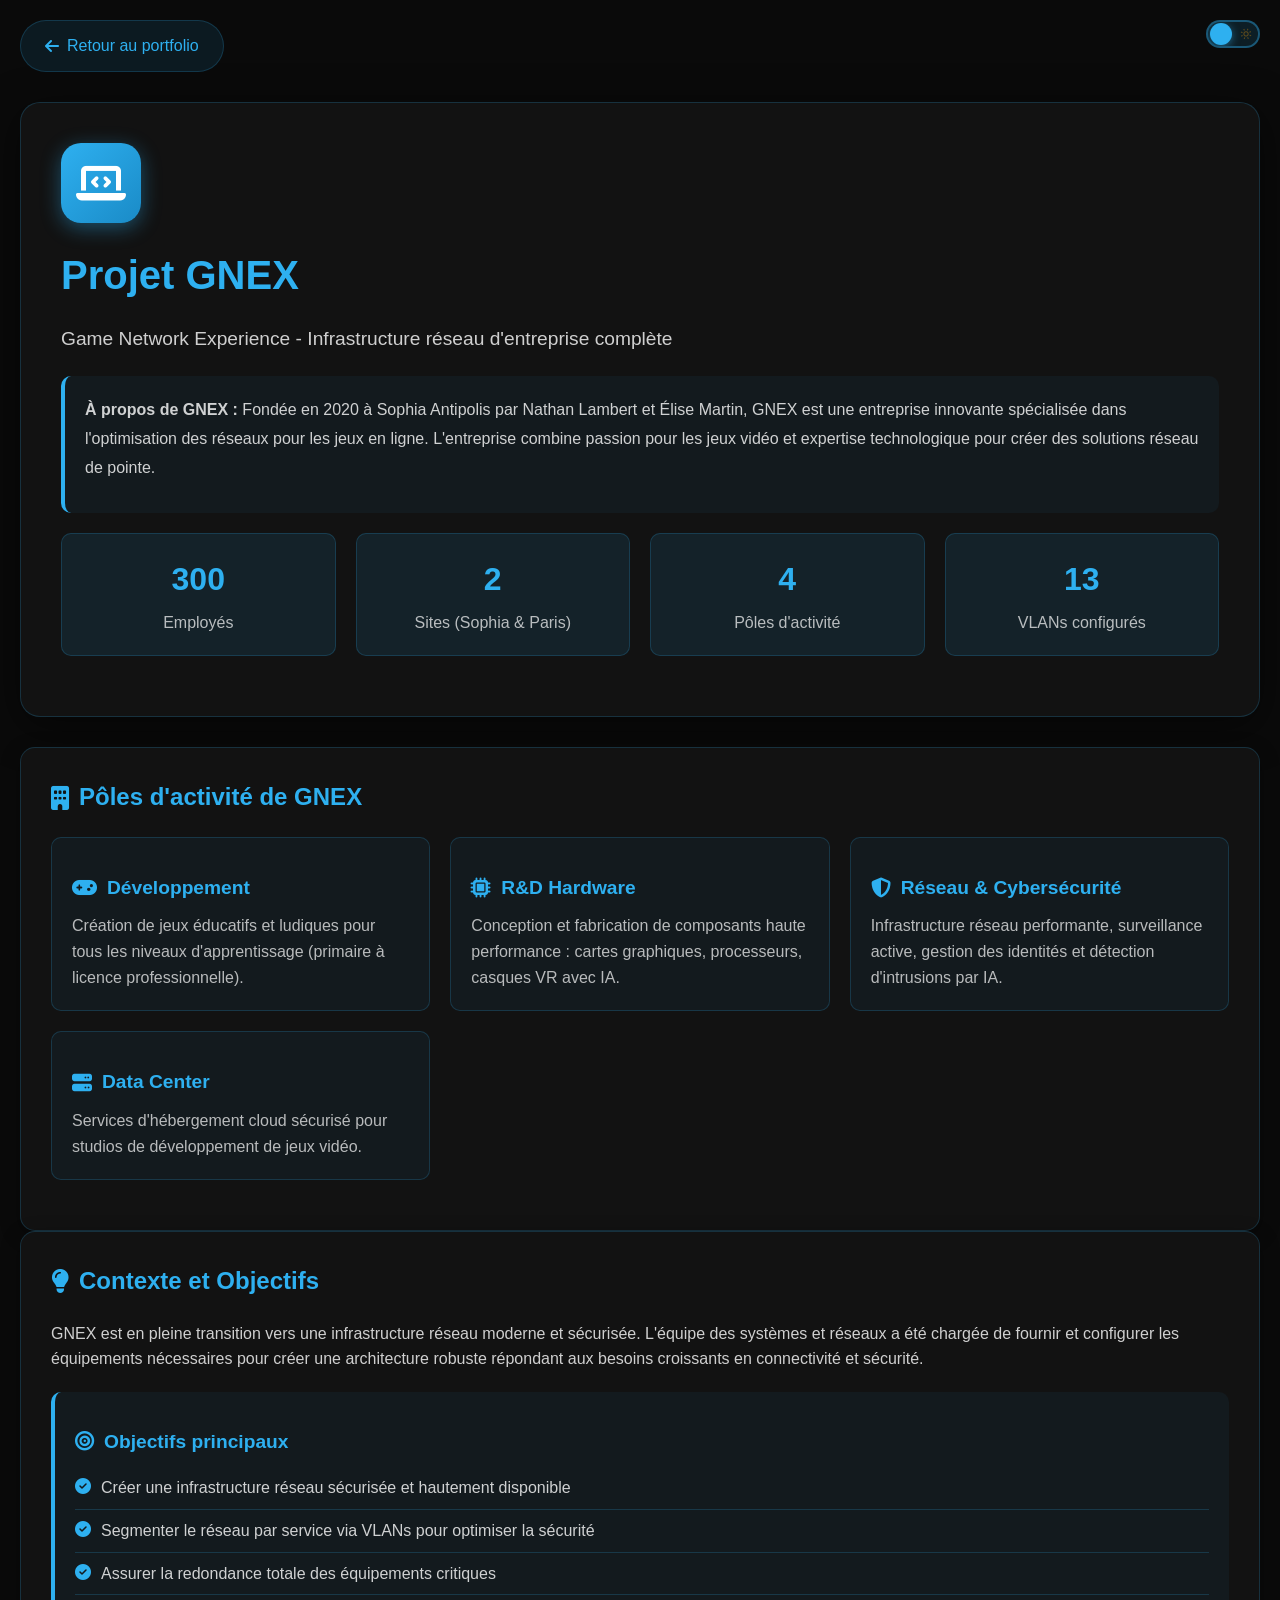
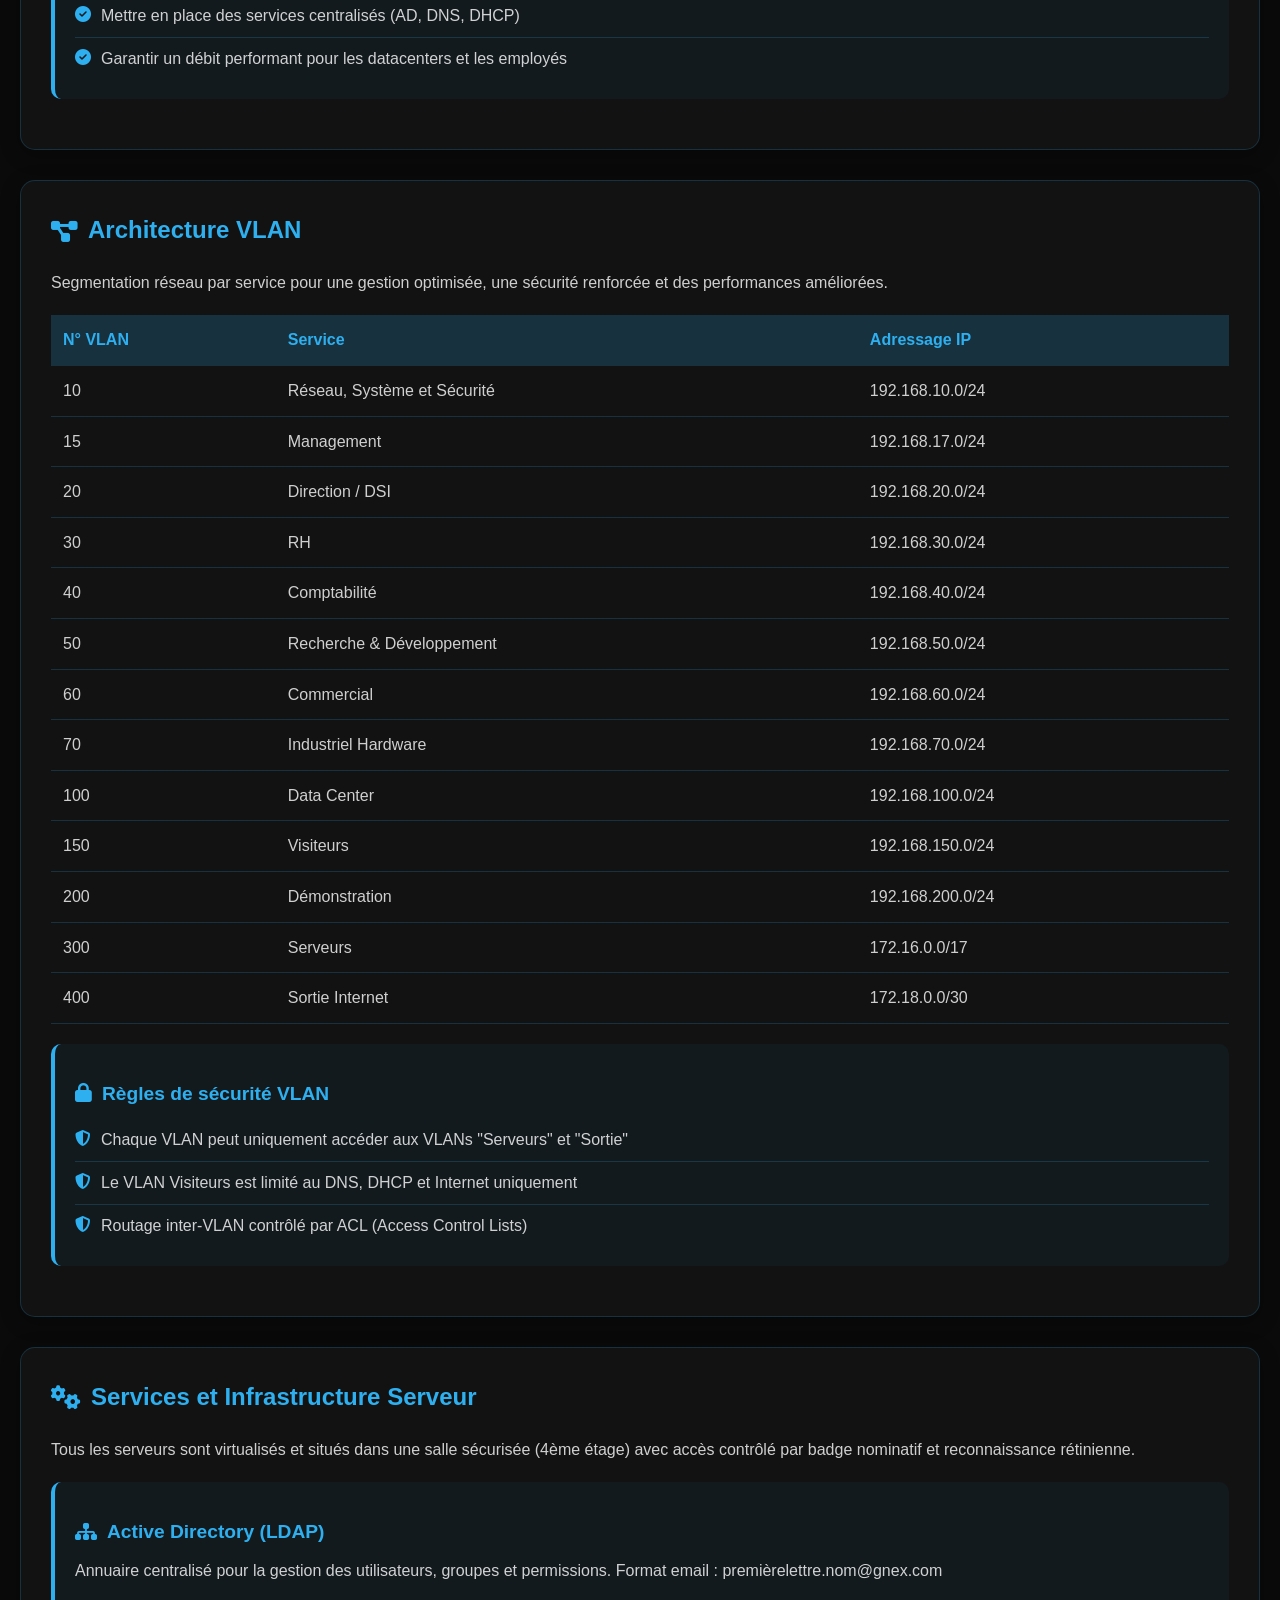
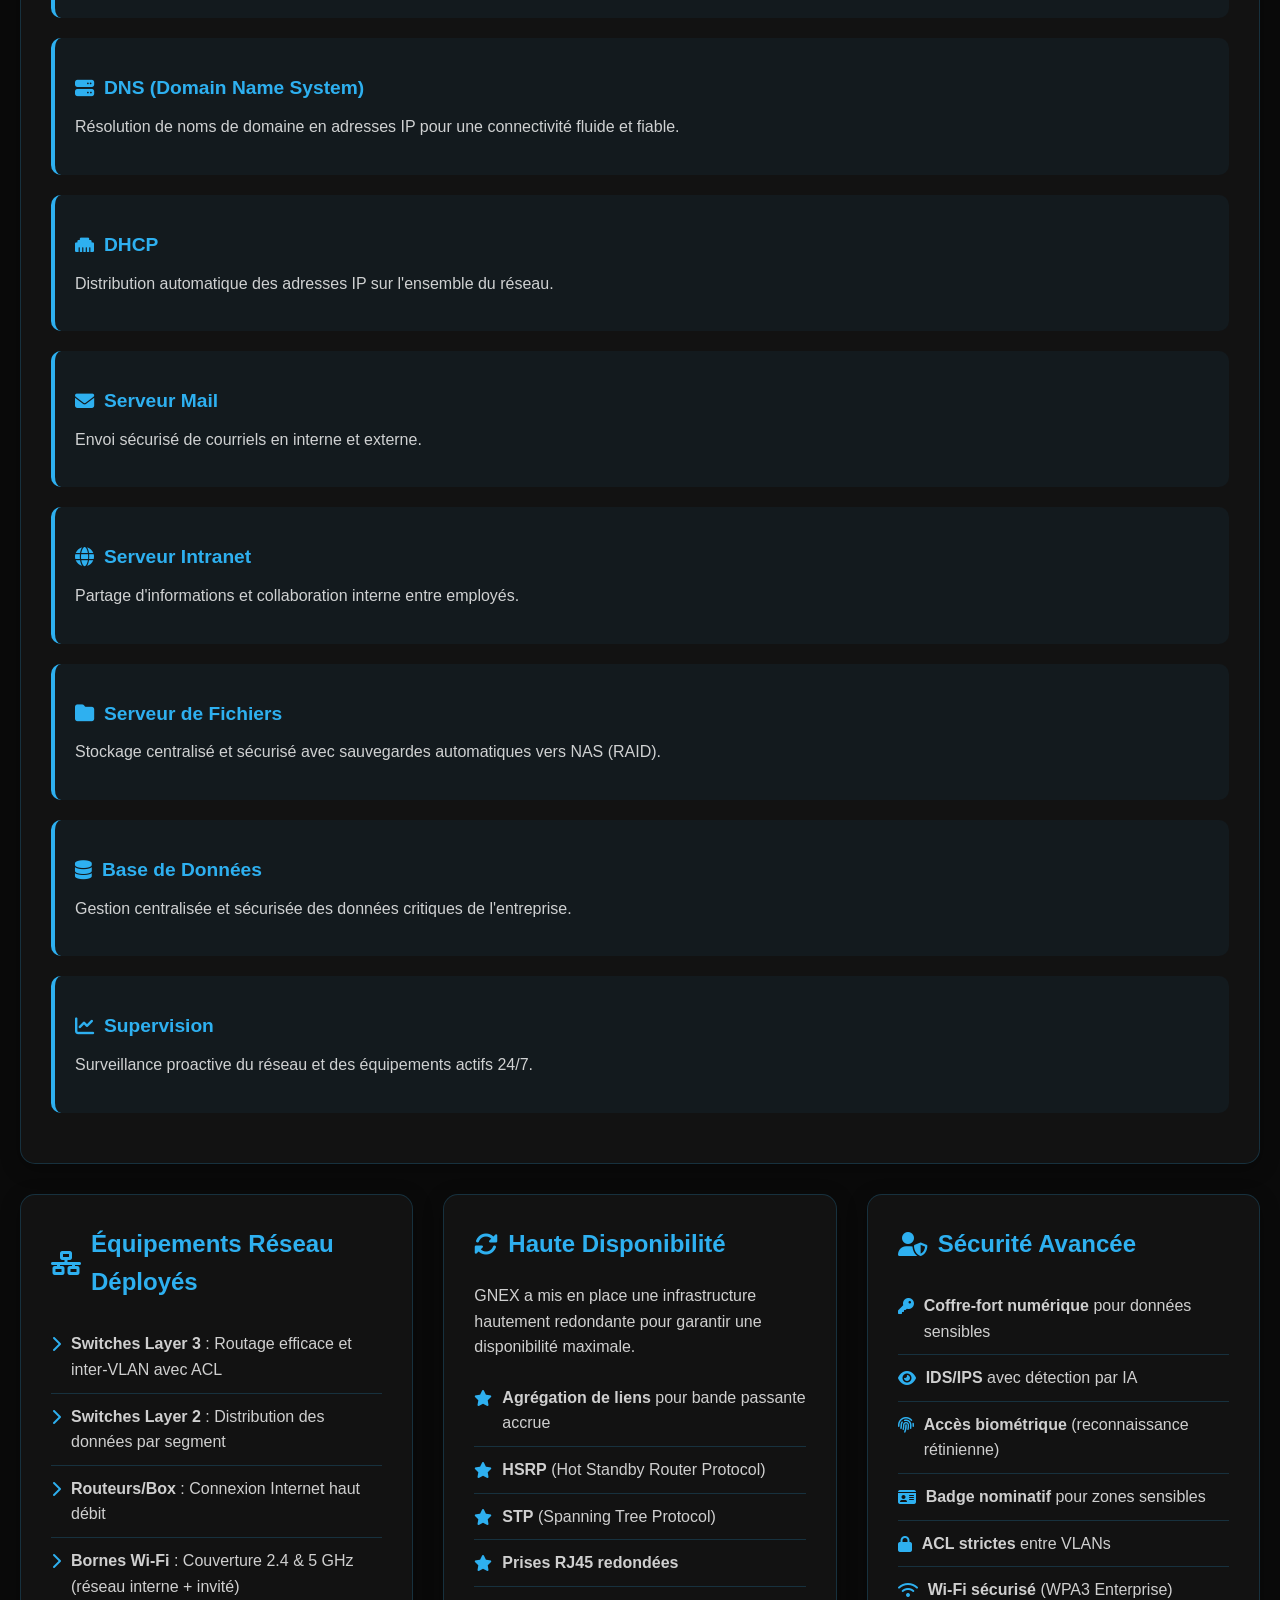
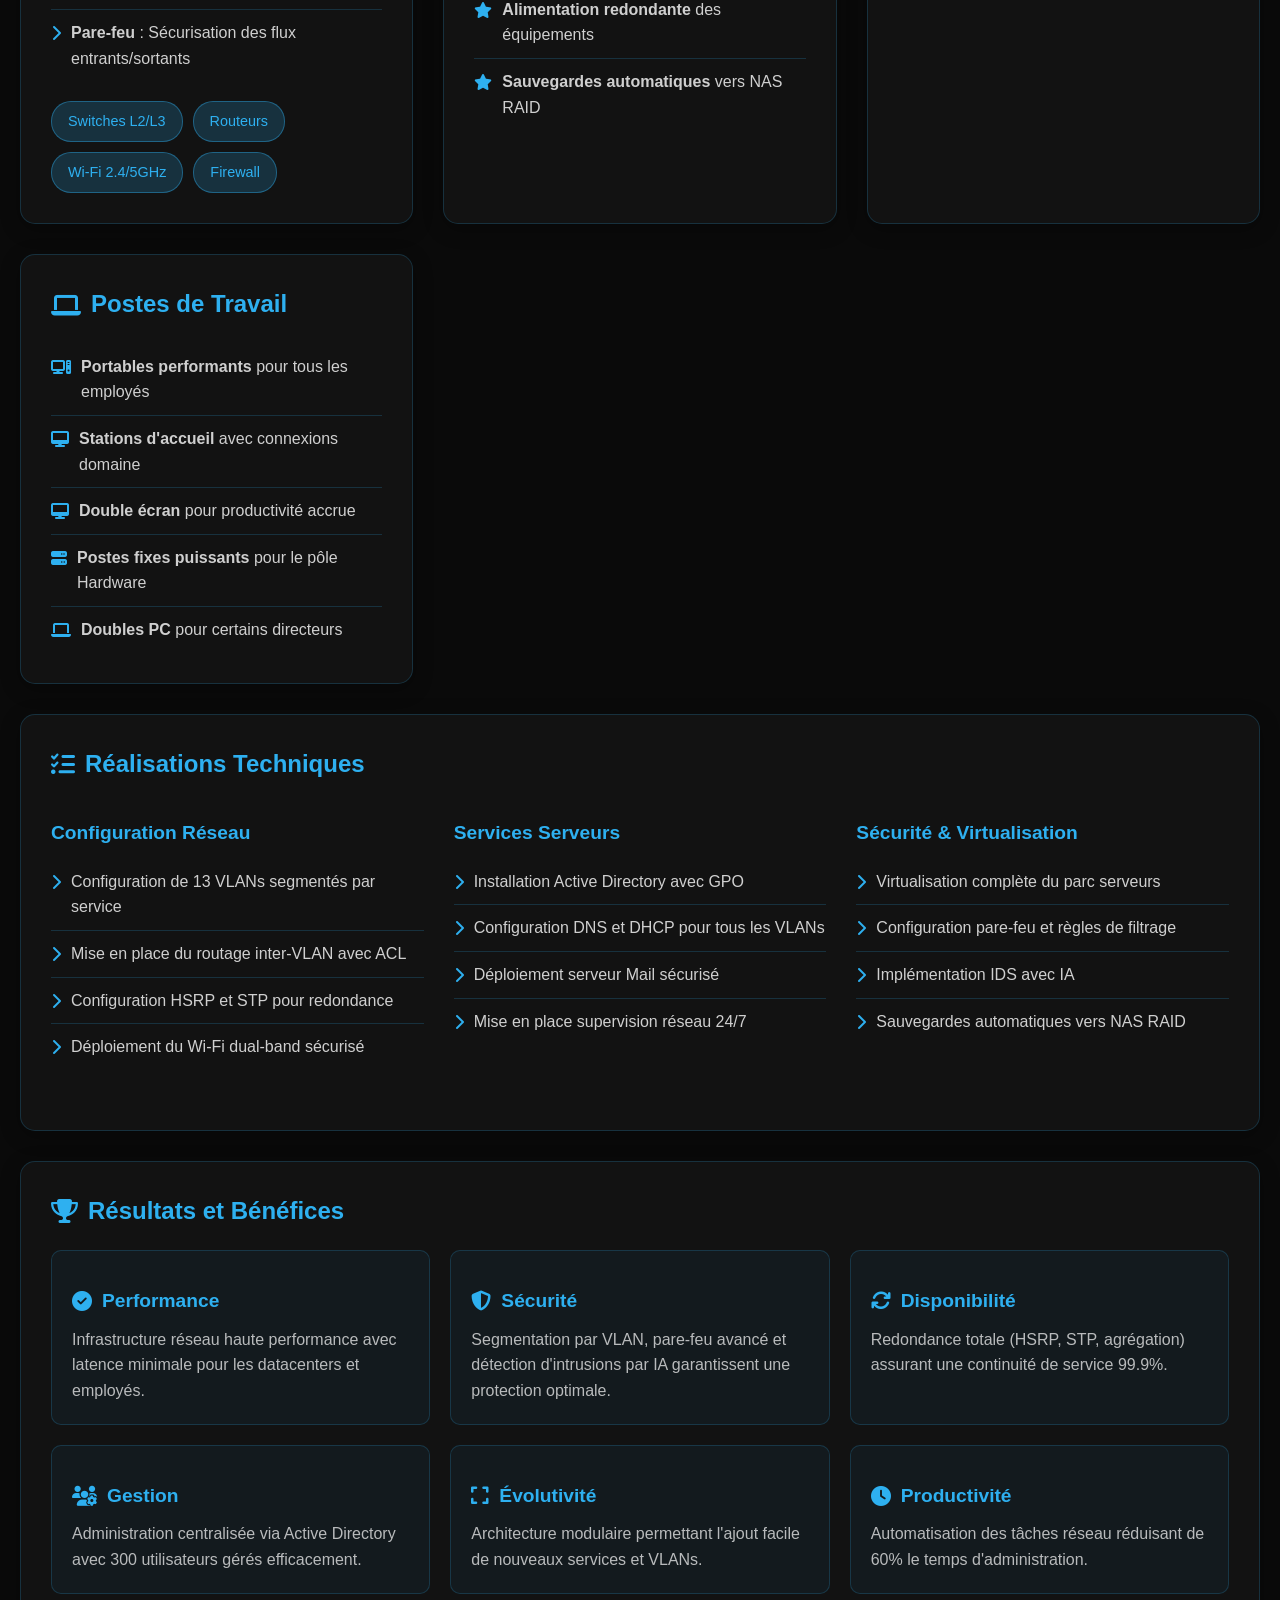
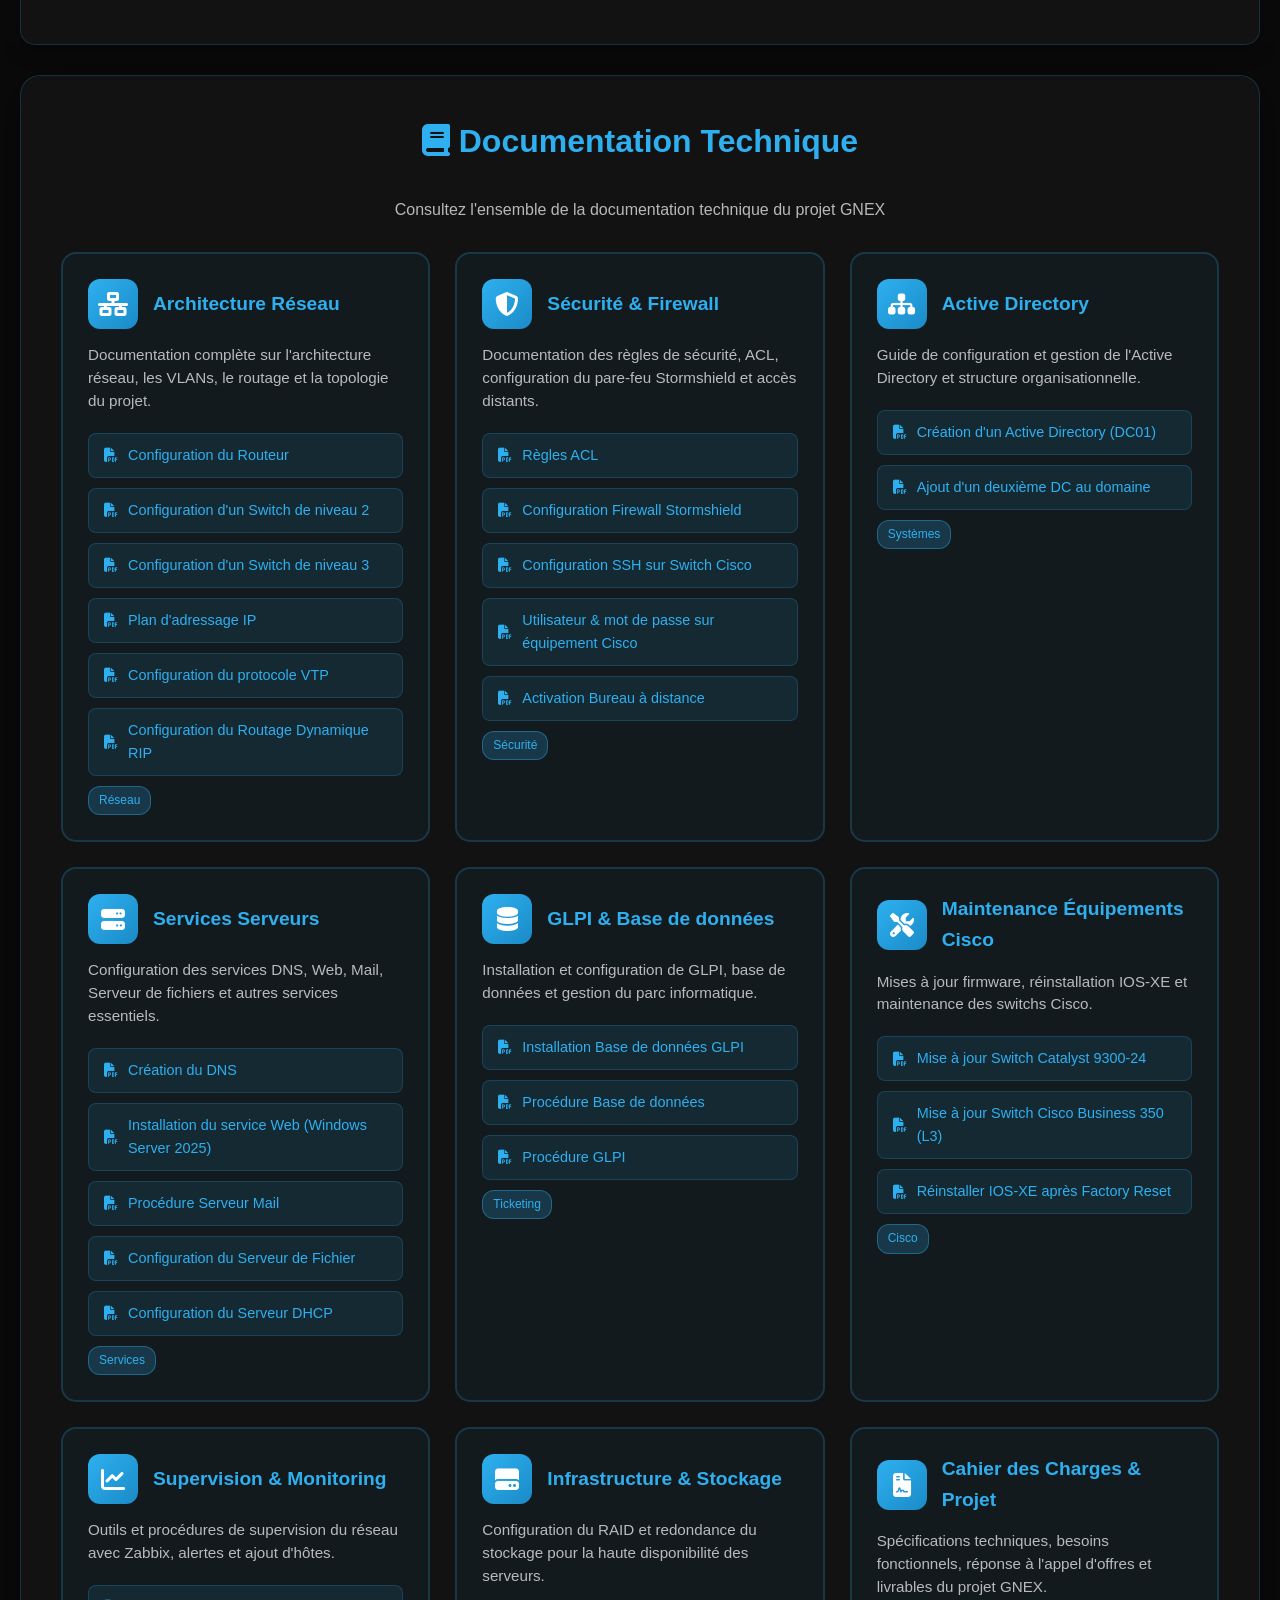
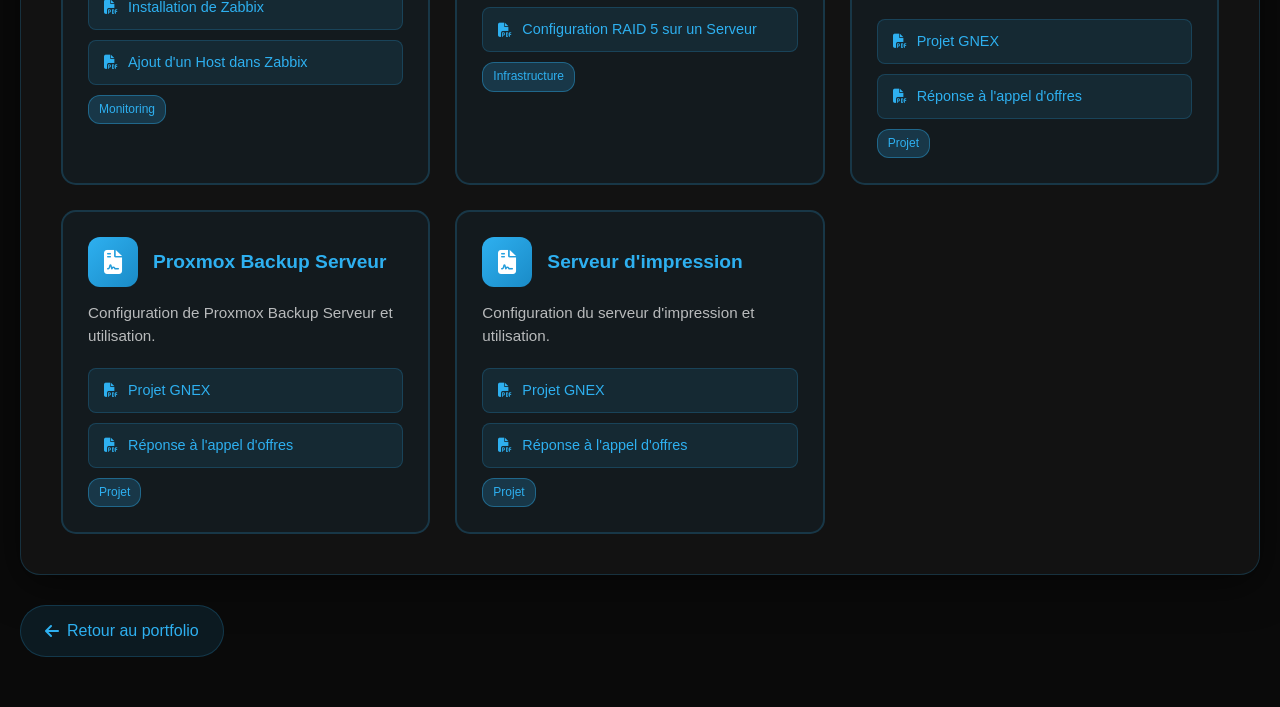
<file: test/gnex.html>
<!DOCTYPE html>
<html lang="fr">
<head>
    <meta charset="UTF-8">
    <meta name="viewport" content="width=device-width, initial-scale=1.0">
    <title>Projet GNEX - Réseau d'Entreprise</title>
    <link rel="stylesheet" href="https://cdnjs.cloudflare.com/ajax/libs/font-awesome/6.4.0/css/all.min.css">
    <link rel="stylesheet" href="https://unpkg.com/boxicons@2.1.4/css/boxicons.min.css">
    <style>

        /* ================================
           VARIABLES — THÈME SOMBRE (défaut)
        ================================ */
        :root {
            --bg:           #0a0a0a;
            --bg-card:      #121212;
            --bg-card2:     rgba(46, 176, 240, 0.05);
            --border:       rgba(46, 176, 240, 0.2);
            --border-hover: rgba(46, 176, 240, 0.4);
            --text:         #e0e0e0;
            --text-muted:   rgba(255, 255, 255, 0.7);
            --text-soft:    rgba(255, 255, 255, 0.8);
            --text-faint:   rgba(255, 255, 255, 0.6);
            --accent:       #2eb0f0;
            --shadow:       rgba(0, 0, 0, 0.5);
            --shadow-card:  rgba(0, 0, 0, 0.3);
            --table-hover:  rgba(46, 176, 240, 0.05);
            --stat-bg:      rgba(46, 176, 240, 0.1);
            --tag-bg:       rgba(46, 176, 240, 0.2);
            --link-bg:      rgba(46, 176, 240, 0.1);
        }

        /* ================================
           VARIABLES — THÈME CLAIR
        ================================ */
        body.light-mode {
            --bg:           #f0f5fb;
            --bg-card:      #ffffff;
            --bg-card2:     rgba(14, 143, 212, 0.04);
            --border:       rgba(14, 143, 212, 0.2);
            --border-hover: rgba(14, 143, 212, 0.45);
            --text:         #0f172a;
            --text-muted:   #475569;
            --text-soft:    #334155;
            --text-faint:   #64748b;
            --accent:       #0e8fd4;
            --shadow:       rgba(0, 0, 0, 0.08);
            --shadow-card:  rgba(0, 0, 0, 0.06);
            --table-hover:  rgba(14, 143, 212, 0.04);
            --stat-bg:      rgba(14, 143, 212, 0.08);
            --tag-bg:       rgba(14, 143, 212, 0.12);
            --link-bg:      rgba(14, 143, 212, 0.08);
        }

        /* ================================
           BASE
        ================================ */
        * {
            margin: 0;
            padding: 0;
            box-sizing: border-box;
            transition: background-color 0.35s ease, color 0.35s ease,
                        border-color 0.35s ease, box-shadow 0.35s ease;
        }

        body {
            font-family: 'Segoe UI', Tahoma, Geneva, Verdana, sans-serif;
            line-height: 1.6;
            color: var(--text);
            background: var(--bg);
            min-height: 100vh;
        }

        .container {
            max-width: 1400px;
            margin: 0 auto;
            padding: 20px;
        }

        /* ================================
           BOUTON TOGGLE CLAIR / SOMBRE
        ================================ */
        .theme-toggle {
            position:        fixed;
            top:             20px;
            right:           20px;
            z-index:         9999;
            display:         inline-flex;
            align-items:     center;
            justify-content: center;
            width:           54px;
            height:          28px;
            background:      rgba(46, 176, 240, 0.12);
            border:          2px solid rgba(46, 176, 240, 0.4);
            border-radius:   50px;
            cursor:          pointer;
            overflow:        hidden;
            padding:         0;
        }

        .theme-toggle:hover {
            box-shadow: 0 0 14px rgba(46, 176, 240, 0.5);
        }

        .toggle-track {
            position:        absolute;
            inset:           0;
            display:         flex;
            align-items:     center;
            justify-content: space-between;
            padding:         0 6px;
            pointer-events:  none;
        }

        .toggle-track i {
            font-size:  13px;
            line-height: 1;
        }

        .icon-moon { color: #2eb0f0; opacity: 1;    transform: rotate(0deg);  }
        .icon-sun  { color: #f59e0b; opacity: 0.35; transform: rotate(20deg); }

        .toggle-thumb {
            position:       absolute;
            width:          22px;
            height:         22px;
            background:     #2eb0f0;
            border-radius:  50%;
            left:           2px;
            pointer-events: none;
            z-index:        2;
            box-shadow:     0 2px 8px rgba(46, 176, 240, 0.5);
            transition:     transform 0.4s cubic-bezier(0.34, 1.56, 0.64, 1),
                            background 0.35s, box-shadow 0.3s;
        }

        body.light-mode .theme-toggle {
            background:   rgba(245, 158, 11, 0.1);
            border-color: rgba(245, 158, 11, 0.45);
        }
        body.light-mode .theme-toggle:hover {
            box-shadow: 0 0 14px rgba(245, 158, 11, 0.4);
        }
        body.light-mode .toggle-thumb {
            transform:  translateX(25px);
            background: #f59e0b;
            box-shadow: 0 2px 8px rgba(245, 158, 11, 0.5);
        }
        body.light-mode .icon-moon { opacity: 0.3;  transform: rotate(-20deg); }
        body.light-mode .icon-sun  { opacity: 1;    transform: rotate(0deg);   }

        /* ================================
           BOUTON RETOUR
        ================================ */
        .back-btn {
            display:       inline-flex;
            align-items:   center;
            gap:           8px;
            padding:       12px 24px;
            background:    var(--link-bg);
            color:         var(--accent);
            text-decoration: none;
            border-radius: 50px;
            margin-bottom: 30px;
            border:        1px solid var(--border);
        }

        .back-btn:hover {
            background: rgba(46, 176, 240, 0.2);
            transform:  translateX(-5px);
            box-shadow: 0 0 20px rgba(46, 176, 240, 0.3);
        }

        /* ================================
           EN-TÊTE DU PROJET
        ================================ */
        .project-header {
            background:    var(--bg-card);
            border:        1px solid var(--border);
            border-radius: 20px;
            padding:       40px;
            margin-bottom: 30px;
            box-shadow:    0 10px 40px var(--shadow);
        }

        .project-icon {
            width:         80px;
            height:        80px;
            background:    linear-gradient(135deg, #2eb0f0 0%, #1a8bc7 100%);
            border-radius: 20px;
            display:       flex;
            align-items:   center;
            justify-content: center;
            margin-bottom: 20px;
            box-shadow:    0 5px 20px rgba(46, 176, 240, 0.4);
        }

        .project-icon i { font-size: 40px; color: white; }

        h1 { font-size: 2.5em; color: var(--accent); margin-bottom: 15px; }
        h2 { font-size: 1.8em; color: var(--accent); margin-bottom: 15px; }

        .subtitle {
            font-size:     1.2em;
            color:         var(--text-faint);
            margin-bottom: 20px;
        }

        .company-info {
            background:    var(--bg-card2);
            border-left:   4px solid var(--accent);
            padding:       20px;
            border-radius: 10px;
            margin-bottom: 20px;
        }

        .company-info p { color: var(--text-soft); margin-bottom: 10px; }

        .stats-grid {
            display:               grid;
            grid-template-columns: repeat(auto-fit, minmax(200px, 1fr));
            gap:                   20px;
            margin:                20px 0;
        }

        .stat-box {
            background:    var(--stat-bg);
            border:        1px solid var(--border);
            padding:       20px;
            border-radius: 10px;
            text-align:    center;
        }

        .stat-number { font-size: 2em; color: var(--accent); font-weight: bold; }
        .stat-label  { color: var(--text-muted); margin-top: 5px; }
        .project-header p { color: var(--text-soft); line-height: 1.8; }

        /* ================================
           GRILLE DE CARTES
        ================================ */
        .content-grid {
            display:               grid;
            grid-template-columns: repeat(auto-fit, minmax(350px, 1fr));
            gap:                   30px;
            margin-bottom:         30px;
        }

        .card {
            background:    var(--bg-card);
            border:        1px solid var(--border);
            border-radius: 15px;
            padding:       30px;
            box-shadow:    0 5px 20px var(--shadow-card);
        }

        .card:hover {
            transform:    translateY(-5px);
            box-shadow:   0 10px 30px rgba(46, 176, 240, 0.2);
            border-color: var(--border-hover);
        }

        .full-width-card { grid-column: 1 / -1; }

        .card h2 {
            color:         var(--accent);
            margin-bottom: 20px;
            font-size:     1.5em;
            display:       flex;
            align-items:   center;
            gap:           10px;
        }

        .card h3      { color: var(--accent); margin: 15px 0 10px 0; font-size: 1.2em; }
        .card h2 i    { font-size: 24px; }
        .card ul      { list-style: none; padding-left: 0; }

        .card ul li {
            padding:       10px 0;
            border-bottom: 1px solid var(--border);
            display:       flex;
            align-items:   start;
            gap:           10px;
            color:         var(--text-soft);
        }

        .card ul li:last-child { border-bottom: none; }
        .card ul li i          { color: var(--accent); margin-top: 5px; flex-shrink: 0; }
        .card p                { color: var(--text-soft); margin-bottom: 15px; }

        /* ================================
           TAGS
        ================================ */
        .tech-tags { display: flex; flex-wrap: wrap; gap: 10px; margin-top: 20px; }

        .tag {
            background:    var(--tag-bg);
            color:         var(--accent);
            border:        1px solid var(--border-hover);
            padding:       8px 16px;
            border-radius: 20px;
            font-size:     0.9em;
            font-weight:   500;
        }

        .tag:hover {
            background: rgba(46, 176, 240, 0.3);
            box-shadow: 0 0 10px rgba(46, 176, 240, 0.3);
        }

        /* ================================
           BOÎTE MISE EN AVANT
        ================================ */
        .highlight-box {
            background:    var(--bg-card2);
            border-left:   4px solid var(--accent);
            padding:       20px;
            border-radius: 10px;
            margin:        20px 0;
        }

        .highlight-box h3 {
            color:         var(--accent);
            margin-bottom: 10px;
            display:       flex;
            align-items:   center;
            gap:           10px;
        }

        .highlight-box p    { color: var(--text-soft); }
        .highlight-box ul   { list-style: none; padding: 0; }

        .highlight-box ul li {
            padding:       8px 0;
            border-bottom: 1px solid var(--border);
            display:       flex;
            align-items:   start;
            gap:           10px;
            color:         var(--text-soft);
        }

        .highlight-box ul li:last-child { border-bottom: none; }
        .highlight-box ul li i          { color: var(--accent); margin-top: 3px; flex-shrink: 0; }
        .highlight-box ul li span       { flex: 1; }

        /* ================================
           TABLEAU VLAN
        ================================ */
        .vlan-table { width: 100%; border-collapse: collapse; margin: 20px 0; }

        .vlan-table th,
        .vlan-table td {
            padding:       12px;
            text-align:    left;
            border-bottom: 1px solid var(--border);
        }

        .vlan-table th {
            background:  var(--tag-bg);
            color:       var(--accent);
            font-weight: bold;
        }

        .vlan-table td      { color: var(--text-soft); }
        .vlan-table tr:hover { background: var(--table-hover); }

        /* ================================
           GRILLE PÔLES
        ================================ */
        .pole-grid {
            display:               grid;
            grid-template-columns: repeat(auto-fit, minmax(280px, 1fr));
            gap:                   20px;
            margin:                20px 0;
        }

        .pole-card {
            background:    var(--bg-card2);
            border:        1px solid var(--border);
            padding:       20px;
            border-radius: 10px;
        }

        .pole-card:hover {
            background: rgba(46, 176, 240, 0.1);
            transform:  translateY(-3px);
        }

        .pole-card h3 {
            color:         var(--accent);
            margin-bottom: 10px;
            display:       flex;
            align-items:   center;
            gap:           10px;
        }

        .pole-card h3 i { font-size: 20px; }
        .pole-card p    { color: var(--text-muted); margin: 0; }

        /* ================================
           SECTION DOCUMENTATION
        ================================ */
        .documentation-section {
            background:    var(--bg-card);
            border:        1px solid var(--border);
            border-radius: 20px;
            padding:       40px;
            margin:        30px 0;
            box-shadow:    0 10px 40px var(--shadow);
        }

        .documentation-section h2 { text-align: center; margin-bottom: 30px; font-size: 2em; }

        .doc-grid {
            display:               grid;
            grid-template-columns: repeat(auto-fit, minmax(280px, 1fr));
            gap:                   25px;
            margin-top:            30px;
        }

        .doc-card {
            background:    var(--bg-card2);
            border:        2px solid var(--border);
            border-radius: 15px;
            padding:       25px;
            position:      relative;
            overflow:      hidden;
        }

        .doc-card::before {
            content:    '';
            position:   absolute;
            top: 0; left: 0;
            width: 100%; height: 4px;
            background: linear-gradient(90deg, #2eb0f0, #1a8bc7);
            transform:  scaleX(0);
            transition: transform 0.3s ease;
        }

        .doc-card:hover::before { transform: scaleX(1); }

        .doc-card:hover {
            background:   rgba(46, 176, 240, 0.1);
            border-color: var(--border-hover);
            transform:    translateY(-5px);
            box-shadow:   0 10px 30px rgba(46, 176, 240, 0.3);
        }

        .doc-header {
            display:     flex;
            align-items: center;
            gap:         15px;
            margin-bottom: 15px;
        }

        .doc-icon {
            width:           50px;
            height:          50px;
            background:      linear-gradient(135deg, #2eb0f0 0%, #1a8bc7 100%);
            border-radius:   12px;
            display:         flex;
            align-items:     center;
            justify-content: center;
            flex-shrink:     0;
        }

        .doc-icon i       { font-size: 24px; color: white; }
        .doc-title        { font-size: 1.2em; color: var(--accent); font-weight: 600; }

        .doc-description {
            color:         var(--text-muted);
            font-size:     0.95em;
            margin-bottom: 20px;
            line-height:   1.5;
        }

        .doc-links { display: flex; flex-direction: column; gap: 10px; }

        .doc-link {
            display:         flex;
            align-items:     center;
            gap:             10px;
            padding:         10px 15px;
            background:      var(--link-bg);
            border:          1px solid var(--border);
            border-radius:   8px;
            color:           var(--accent);
            text-decoration: none;
            font-size:       0.9em;
        }

        .doc-link:hover {
            background:   rgba(46, 176, 240, 0.2);
            border-color: var(--border-hover);
            transform:    translateX(5px);
            box-shadow:   0 0 15px rgba(46, 176, 240, 0.2);
        }

        .doc-link i { font-size: 14px; flex-shrink: 0; }

        .doc-badge {
            display:       inline-block;
            padding:       4px 10px;
            background:    var(--tag-bg);
            border:        1px solid var(--border-hover);
            border-radius: 12px;
            font-size:     0.75em;
            color:         var(--accent);
            margin-top:    10px;
        }

        /* ================================
           RESPONSIVE
        ================================ */
        @media (max-width: 768px) {
            h1                    { font-size: 2em; }
            .project-header       { padding: 30px 20px; }
            .content-grid         { grid-template-columns: 1fr; }
            .stats-grid           { grid-template-columns: 1fr; }
            .doc-grid             { grid-template-columns: 1fr; }
            .documentation-section{ padding: 25px 15px; }
            .theme-toggle         { top: 12px; right: 12px; }
        }

    </style>
</head>
<body>

    <!-- ===== BOUTON TOGGLE CLAIR / SOMBRE ===== -->
    <button class="theme-toggle" id="themeToggle" aria-label="Basculer le thème">
        <div class="toggle-track">
            <i class="bx bx-moon icon-moon"></i>
            <i class="bx bx-sun  icon-sun"></i>
        </div>
        <div class="toggle-thumb"></div>
    </button>

    <div class="container">

        <a href="c:\Users\antoi\Downloads\test\index.html" class="back-btn">
            <i class="fas fa-arrow-left"></i>
            Retour au portfolio
        </a>

        <!-- ===== EN-TÊTE ===== -->
        <div class="project-header">
            <div class="project-icon">
                <i class="fas fa-laptop-code"></i>
            </div>
            <h1>Projet GNEX</h1>
            <p class="subtitle">Game Network Experience - Infrastructure réseau d'entreprise complète</p>

            <div class="company-info">
                <p><strong>À propos de GNEX :</strong> Fondée en 2020 à Sophia Antipolis par Nathan Lambert et Élise Martin, GNEX est une entreprise innovante spécialisée dans l'optimisation des réseaux pour les jeux en ligne. L'entreprise combine passion pour les jeux vidéo et expertise technologique pour créer des solutions réseau de pointe.</p>
            </div>

            <div class="stats-grid">
                <div class="stat-box"><div class="stat-number">300</div><div class="stat-label">Employés</div></div>
                <div class="stat-box"><div class="stat-number">2</div><div class="stat-label">Sites (Sophia & Paris)</div></div>
                <div class="stat-box"><div class="stat-number">4</div><div class="stat-label">Pôles d'activité</div></div>
                <div class="stat-box"><div class="stat-number">13</div><div class="stat-label">VLANs configurés</div></div>
            </div>
        </div>

        <!-- ===== PÔLES D'ACTIVITÉ ===== -->
        <div class="card full-width-card">
            <h2><i class="fas fa-building"></i> Pôles d'activité de GNEX</h2>
            <div class="pole-grid">
                <div class="pole-card">
                    <h3><i class="fas fa-gamepad"></i> Développement</h3>
                    <p>Création de jeux éducatifs et ludiques pour tous les niveaux d'apprentissage (primaire à licence professionnelle).</p>
                </div>
                <div class="pole-card">
                    <h3><i class="fas fa-microchip"></i> R&D Hardware</h3>
                    <p>Conception et fabrication de composants haute performance : cartes graphiques, processeurs, casques VR avec IA.</p>
                </div>
                <div class="pole-card">
                    <h3><i class="fas fa-shield-alt"></i> Réseau & Cybersécurité</h3>
                    <p>Infrastructure réseau performante, surveillance active, gestion des identités et détection d'intrusions par IA.</p>
                </div>
                <div class="pole-card">
                    <h3><i class="fas fa-server"></i> Data Center</h3>
                    <p>Services d'hébergement cloud sécurisé pour studios de développement de jeux vidéo.</p>
                </div>
            </div>
        </div>

        <div class="content-grid">

            <!-- ===== CONTEXTE ===== -->
            <div class="card full-width-card">
                <h2><i class="fas fa-lightbulb"></i> Contexte et Objectifs</h2>
                <p>GNEX est en pleine transition vers une infrastructure réseau moderne et sécurisée. L'équipe des systèmes et réseaux a été chargée de fournir et configurer les équipements nécessaires pour créer une architecture robuste répondant aux besoins croissants en connectivité et sécurité.</p>
                <div class="highlight-box">
                    <h3><i class="fas fa-bullseye"></i> Objectifs principaux</h3>
                    <ul>
                        <li><i class="fas fa-check-circle"></i><span>Créer une infrastructure réseau sécurisée et hautement disponible</span></li>
                        <li><i class="fas fa-check-circle"></i><span>Segmenter le réseau par service via VLANs pour optimiser la sécurité</span></li>
                        <li><i class="fas fa-check-circle"></i><span>Assurer la redondance totale des équipements critiques</span></li>
                        <li><i class="fas fa-check-circle"></i><span>Mettre en place des services centralisés (AD, DNS, DHCP)</span></li>
                        <li><i class="fas fa-check-circle"></i><span>Garantir un débit performant pour les datacenters et les employés</span></li>
                    </ul>
                </div>
            </div>

            <!-- ===== VLAN ===== -->
            <div class="card full-width-card">
                <h2><i class="fas fa-project-diagram"></i> Architecture VLAN</h2>
                <p>Segmentation réseau par service pour une gestion optimisée, une sécurité renforcée et des performances améliorées.</p>
                <table class="vlan-table">
                    <thead>
                        <tr>
                            <th>N° VLAN</th>
                            <th>Service</th>
                            <th>Adressage IP</th>
                        </tr>
                    </thead>
                    <tbody>
                        <tr><td>10</td><td>Réseau, Système et Sécurité</td><td>192.168.10.0/24</td></tr>
                        <tr><td>15</td><td>Management</td><td>192.168.17.0/24</td></tr>
                        <tr><td>20</td><td>Direction / DSI</td><td>192.168.20.0/24</td></tr>
                        <tr><td>30</td><td>RH</td><td>192.168.30.0/24</td></tr>
                        <tr><td>40</td><td>Comptabilité</td><td>192.168.40.0/24</td></tr>
                        <tr><td>50</td><td>Recherche & Développement</td><td>192.168.50.0/24</td></tr>
                        <tr><td>60</td><td>Commercial</td><td>192.168.60.0/24</td></tr>
                        <tr><td>70</td><td>Industriel Hardware</td><td>192.168.70.0/24</td></tr>
                        <tr><td>100</td><td>Data Center</td><td>192.168.100.0/24</td></tr>
                        <tr><td>150</td><td>Visiteurs</td><td>192.168.150.0/24</td></tr>
                        <tr><td>200</td><td>Démonstration</td><td>192.168.200.0/24</td></tr>
                        <tr><td>300</td><td>Serveurs</td><td>172.16.0.0/17</td></tr>
                        <tr><td>400</td><td>Sortie Internet</td><td>172.18.0.0/30</td></tr>
                    </tbody>
                </table>
                <div class="highlight-box">
                    <h3><i class="fas fa-lock"></i> Règles de sécurité VLAN</h3>
                    <ul>
                        <li><i class="fas fa-shield-alt"></i><span>Chaque VLAN peut uniquement accéder aux VLANs "Serveurs" et "Sortie"</span></li>
                        <li><i class="fas fa-shield-alt"></i><span>Le VLAN Visiteurs est limité au DNS, DHCP et Internet uniquement</span></li>
                        <li><i class="fas fa-shield-alt"></i><span>Routage inter-VLAN contrôlé par ACL (Access Control Lists)</span></li>
                    </ul>
                </div>
            </div>

            <!-- ===== SERVICES ===== -->
            <div class="card full-width-card">
                <h2><i class="fas fa-cogs"></i> Services et Infrastructure Serveur</h2>
                <p>Tous les serveurs sont virtualisés et situés dans une salle sécurisée (4ème étage) avec accès contrôlé par badge nominatif et reconnaissance rétinienne.</p>
                <div class="highlight-box"><h3><i class="fas fa-sitemap"></i> Active Directory (LDAP)</h3><p>Annuaire centralisé pour la gestion des utilisateurs, groupes et permissions. Format email : premièrelettre.nom@gnex.com</p></div>
                <div class="highlight-box"><h3><i class="fas fa-server"></i> DNS (Domain Name System)</h3><p>Résolution de noms de domaine en adresses IP pour une connectivité fluide et fiable.</p></div>
                <div class="highlight-box"><h3><i class="fas fa-ethernet"></i> DHCP</h3><p>Distribution automatique des adresses IP sur l'ensemble du réseau.</p></div>
                <div class="highlight-box"><h3><i class="fas fa-envelope"></i> Serveur Mail</h3><p>Envoi sécurisé de courriels en interne et externe.</p></div>
                <div class="highlight-box"><h3><i class="fas fa-globe"></i> Serveur Intranet</h3><p>Partage d'informations et collaboration interne entre employés.</p></div>
                <div class="highlight-box"><h3><i class="fas fa-folder"></i> Serveur de Fichiers</h3><p>Stockage centralisé et sécurisé avec sauvegardes automatiques vers NAS (RAID).</p></div>
                <div class="highlight-box"><h3><i class="fas fa-database"></i> Base de Données</h3><p>Gestion centralisée et sécurisée des données critiques de l'entreprise.</p></div>
                <div class="highlight-box"><h3><i class="fas fa-chart-line"></i> Supervision</h3><p>Surveillance proactive du réseau et des équipements actifs 24/7.</p></div>
            </div>

            <!-- ===== ÉQUIPEMENTS ===== -->
            <div class="card">
                <h2><i class="fas fa-network-wired"></i> Équipements Réseau Déployés</h2>
                <ul>
                    <li><i class="fas fa-chevron-right"></i><span><strong>Switches Layer 3</strong> : Routage efficace et inter-VLAN avec ACL</span></li>
                    <li><i class="fas fa-chevron-right"></i><span><strong>Switches Layer 2</strong> : Distribution des données par segment</span></li>
                    <li><i class="fas fa-chevron-right"></i><span><strong>Routeurs/Box</strong> : Connexion Internet haut débit</span></li>
                    <li><i class="fas fa-chevron-right"></i><span><strong>Bornes Wi-Fi</strong> : Couverture 2.4 & 5 GHz (réseau interne + invité)</span></li>
                    <li><i class="fas fa-chevron-right"></i><span><strong>Pare-feu</strong> : Sécurisation des flux entrants/sortants</span></li>
                </ul>
                <div class="tech-tags">
                    <span class="tag">Switches L2/L3</span>
                    <span class="tag">Routeurs</span>
                    <span class="tag">Wi-Fi 2.4/5GHz</span>
                    <span class="tag">Firewall</span>
                </div>
            </div>

            <!-- ===== REDONDANCE ===== -->
            <div class="card">
                <h2><i class="fas fa-sync-alt"></i> Haute Disponibilité</h2>
                <p>GNEX a mis en place une infrastructure hautement redondante pour garantir une disponibilité maximale.</p>
                <ul>
                    <li><i class="fas fa-star"></i><span><strong>Agrégation de liens</strong> pour bande passante accrue</span></li>
                    <li><i class="fas fa-star"></i><span><strong>HSRP</strong> (Hot Standby Router Protocol)</span></li>
                    <li><i class="fas fa-star"></i><span><strong>STP</strong> (Spanning Tree Protocol)</span></li>
                    <li><i class="fas fa-star"></i><span><strong>Prises RJ45 redondées</strong></span></li>
                    <li><i class="fas fa-star"></i><span><strong>Alimentation redondante</strong> des équipements</span></li>
                    <li><i class="fas fa-star"></i><span><strong>Sauvegardes automatiques</strong> vers NAS RAID</span></li>
                </ul>
            </div>

            <!-- ===== SÉCURITÉ ===== -->
            <div class="card">
                <h2><i class="fas fa-user-shield"></i> Sécurité Avancée</h2>
                <ul>
                    <li><i class="fas fa-key"></i><span><strong>Coffre-fort numérique</strong> pour données sensibles</span></li>
                    <li><i class="fas fa-eye"></i><span><strong>IDS/IPS</strong> avec détection par IA</span></li>
                    <li><i class="fas fa-fingerprint"></i><span><strong>Accès biométrique</strong> (reconnaissance rétinienne)</span></li>
                    <li><i class="fas fa-id-card"></i><span><strong>Badge nominatif</strong> pour zones sensibles</span></li>
                    <li><i class="fas fa-lock"></i><span><strong>ACL strictes</strong> entre VLANs</span></li>
                    <li><i class="fas fa-wifi"></i><span><strong>Wi-Fi sécurisé</strong> (WPA3 Enterprise)</span></li>
                </ul>
            </div>

            <!-- ===== POSTES DE TRAVAIL ===== -->
            <div class="card">
                <h2><i class="fas fa-laptop"></i> Postes de Travail</h2>
                <ul>
                    <li><i class="fas fa-computer"></i><span><strong>Portables performants</strong> pour tous les employés</span></li>
                    <li><i class="fas fa-desktop"></i><span><strong>Stations d'accueil</strong> avec connexions domaine</span></li>
                    <li><i class="fas fa-desktop"></i><span><strong>Double écran</strong> pour productivité accrue</span></li>
                    <li><i class="fas fa-server"></i><span><strong>Postes fixes puissants</strong> pour le pôle Hardware</span></li>
                    <li><i class="fas fa-laptop"></i><span><strong>Doubles PC</strong> pour certains directeurs</span></li>
                </ul>
            </div>

            <!-- ===== RÉALISATIONS ===== -->
            <div class="card full-width-card">
                <h2><i class="fas fa-tasks"></i> Réalisations Techniques</h2>
                <div class="content-grid">
                    <div>
                        <h3>Configuration Réseau</h3>
                        <ul>
                            <li><i class="fas fa-chevron-right"></i><span>Configuration de 13 VLANs segmentés par service</span></li>
                            <li><i class="fas fa-chevron-right"></i><span>Mise en place du routage inter-VLAN avec ACL</span></li>
                            <li><i class="fas fa-chevron-right"></i><span>Configuration HSRP et STP pour redondance</span></li>
                            <li><i class="fas fa-chevron-right"></i><span>Déploiement du Wi-Fi dual-band sécurisé</span></li>
                        </ul>
                    </div>
                    <div>
                        <h3>Services Serveurs</h3>
                        <ul>
                            <li><i class="fas fa-chevron-right"></i><span>Installation Active Directory avec GPO</span></li>
                            <li><i class="fas fa-chevron-right"></i><span>Configuration DNS et DHCP pour tous les VLANs</span></li>
                            <li><i class="fas fa-chevron-right"></i><span>Déploiement serveur Mail sécurisé</span></li>
                            <li><i class="fas fa-chevron-right"></i><span>Mise en place supervision réseau 24/7</span></li>
                        </ul>
                    </div>
                    <div>
                        <h3>Sécurité & Virtualisation</h3>
                        <ul>
                            <li><i class="fas fa-chevron-right"></i><span>Virtualisation complète du parc serveurs</span></li>
                            <li><i class="fas fa-chevron-right"></i><span>Configuration pare-feu et règles de filtrage</span></li>
                            <li><i class="fas fa-chevron-right"></i><span>Implémentation IDS avec IA</span></li>
                            <li><i class="fas fa-chevron-right"></i><span>Sauvegardes automatiques vers NAS RAID</span></li>
                        </ul>
                    </div>
                </div>
            </div>

            <!-- ===== RÉSULTATS ===== -->
            <div class="card full-width-card">
                <h2><i class="fas fa-trophy"></i> Résultats et Bénéfices</h2>
                <div class="pole-grid">
                    <div class="pole-card"><h3><i class="fas fa-check-circle"></i> Performance</h3><p>Infrastructure réseau haute performance avec latence minimale pour les datacenters et employés.</p></div>
                    <div class="pole-card"><h3><i class="fas fa-shield-alt"></i> Sécurité</h3><p>Segmentation par VLAN, pare-feu avancé et détection d'intrusions par IA garantissent une protection optimale.</p></div>
                    <div class="pole-card"><h3><i class="fas fa-sync"></i> Disponibilité</h3><p>Redondance totale (HSRP, STP, agrégation) assurant une continuité de service 99.9%.</p></div>
                    <div class="pole-card"><h3><i class="fas fa-users-cog"></i> Gestion</h3><p>Administration centralisée via Active Directory avec 300 utilisateurs gérés efficacement.</p></div>
                    <div class="pole-card"><h3><i class="fas fa-expand"></i> Évolutivité</h3><p>Architecture modulaire permettant l'ajout facile de nouveaux services et VLANs.</p></div>
                    <div class="pole-card"><h3><i class="fas fa-clock"></i> Productivité</h3><p>Automatisation des tâches réseau réduisant de 60% le temps d'administration.</p></div>
                </div>
            </div>

        </div>

        <!-- ===== DOCUMENTATION ===== -->
        <div class="documentation-section">
            <h2><i class="fas fa-book"></i> Documentation Technique</h2>
            <p style="text-align:center; color:var(--text-muted); margin-bottom:30px;">
                Consultez l'ensemble de la documentation technique du projet GNEX
            </p>

            <div class="doc-grid">

                <!-- ── Architecture Réseau ── -->
                <div class="doc-card">
                    <div class="doc-header"><div class="doc-icon"><i class="fas fa-network-wired"></i></div><div class="doc-title">Architecture Réseau</div></div>
                    <div class="doc-description">Documentation complète sur l'architecture réseau, les VLANs, le routage et la topologie du projet.</div>
                    <div class="doc-links">
                        <a href="routeur.pdf"                           class="doc-link"><i class="fas fa-file-pdf"></i><span>Configuration du Routeur</span></a>
                        <a href="switch.pdf"                            class="doc-link"><i class="fas fa-file-pdf"></i><span>Configuration d'un Switch de niveau 2</span></a>
                        <a href="L3.pdf"                                class="doc-link"><i class="fas fa-file-pdf"></i><span>Configuration d'un Switch de niveau 3</span></a>
                        <a href="IP.pdf"                                class="doc-link"><i class="fas fa-file-pdf"></i><span>Plan d'adressage IP</span></a>
                        <a href="Configuration du protocole VTP.pdf"   class="doc-link"><i class="fas fa-file-pdf"></i><span>Configuration du protocole VTP</span></a>
                        <a href="Configuration du Routage Dynamique RIP.pdf" class="doc-link"><i class="fas fa-file-pdf"></i><span>Configuration du Routage Dynamique RIP</span></a>
                    </div>
                    <span class="doc-badge">Réseau</span>
                </div>

                <!-- ── Sécurité & Firewall ── -->
                <div class="doc-card">
                    <div class="doc-header"><div class="doc-icon"><i class="fas fa-shield-alt"></i></div><div class="doc-title">Sécurité & Firewall</div></div>
                    <div class="doc-description">Documentation des règles de sécurité, ACL, configuration du pare-feu Stormshield et accès distants.</div>
                    <div class="doc-links">
                        <a href="ACL.pdf"                                           class="doc-link"><i class="fas fa-file-pdf"></i><span>Règles ACL</span></a>
                        <a href="Configuration du Firewall Stormshield.pdf"   class="doc-link"><i class="fas fa-file-pdf"></i><span>Configuration Firewall Stormshield</span></a>
                        <a href="Configuration du protocole SSH sur un switch Cisco de niveau 2.pdf" class="doc-link"><i class="fas fa-file-pdf"></i><span>Configuration SSH sur Switch Cisco</span></a>
                        <a href="Configuration d’un utilisateur et mot de passe sur un équipement Cisco.pdf" class="doc-link"><i class="fas fa-file-pdf"></i><span>Utilisateur & mot de passe sur équipement Cisco</span></a>
                        <a href="Activation bureau à distance.pdf"                 class="doc-link"><i class="fas fa-file-pdf"></i><span>Activation Bureau à distance</span></a>
                    </div>
                    <span class="doc-badge">Sécurité</span>
                </div>

                <!-- ── Active Directory ── -->
                <div class="doc-card">
                    <div class="doc-header"><div class="doc-icon"><i class="fas fa-sitemap"></i></div><div class="doc-title">Active Directory</div></div>
                    <div class="doc-description">Guide de configuration et gestion de l'Active Directory et structure organisationnelle.</div>
                    <div class="doc-links">
                        <a href="Creation d'un Active Directory.pdf"       class="doc-link"><i class="fas fa-file-pdf"></i><span>Création d'un Active Directory (DC01)</span></a>
                        <a href="Ajouter un deuxième DC au domaine.pdf"   class="doc-link"><i class="fas fa-file-pdf"></i><span>Ajout d'un deuxième DC au domaine</span></a>
                    </div>
                    <span class="doc-badge">Systèmes</span>
                </div>

                <!-- ── Services Serveurs ── -->
                <div class="doc-card">
                    <div class="doc-header"><div class="doc-icon"><i class="fas fa-server"></i></div><div class="doc-title">Services Serveurs</div></div>
                    <div class="doc-description">Configuration des services DNS, Web, Mail, Serveur de fichiers et autres services essentiels.</div>
                    <div class="doc-links">
                        <a href="Création du DNS.pdf"                              class="doc-link"><i class="fas fa-file-pdf"></i><span>Création du DNS</span></a>
                        <a href="Installation du service WEB sur Windows Server 2025.pdf" class="doc-link"><i class="fas fa-file-pdf"></i><span>Installation du service Web (Windows Server 2025)</span></a>
                        <a href="Procédure Serveur MAIL.pdf"                       class="doc-link"><i class="fas fa-file-pdf"></i><span>Procédure Serveur Mail</span></a>
                        <a href="Configuration du Serveur de fichier.pdf"          class="doc-link"><i class="fas fa-file-pdf"></i><span>Configuration du Serveur de Fichier</span></a>
                        <a href="Configuration DHCP.pdf"          class="doc-link"><i class="fas fa-file-pdf"></i><span>Configuration du Serveur DHCP</span></a>                    
                    </div>
                    <span class="doc-badge">Services</span>
                </div>

                <!-- ── GLPI & Base de données ── -->
                <div class="doc-card">
                    <div class="doc-header"><div class="doc-icon"><i class="fas fa-database"></i></div><div class="doc-title">GLPI & Base de données</div></div>
                    <div class="doc-description">Installation et configuration de GLPI, base de données et gestion du parc informatique.</div>
                    <div class="doc-links">
                        <a href="Procedure Installation Base de donnée GLPI.pdf"   class="doc-link"><i class="fas fa-file-pdf"></i><span>Installation Base de données GLPI</span></a>
                        <a href="Procedure BDD.pdf"                                class="doc-link"><i class="fas fa-file-pdf"></i><span>Procédure Base de données</span></a>
                        <a href="Procedure GLPI.pdf"                               class="doc-link"><i class="fas fa-file-pdf"></i><span>Procédure GLPI</span></a>
                    </div>
                    <span class="doc-badge">Ticketing</span>
                </div>

                <!-- ── Équipements Cisco ── -->
                <div class="doc-card">
                    <div class="doc-header"><div class="doc-icon"><i class="fas fa-tools"></i></div><div class="doc-title">Maintenance Équipements Cisco</div></div>
                    <div class="doc-description">Mises à jour firmware, réinstallation IOS-XE et maintenance des switchs Cisco.</div>
                    <div class="doc-links">
                        <a href="Mise à jour d’un switch Catalyst 9300 _ 24.pdf"                      class="doc-link"><i class="fas fa-file-pdf"></i><span>Mise à jour Switch Catalyst 9300-24</span></a>
                        <a href="Mise à jour d’un switch de niveau 3 Cisco Business 350 series-16P-2G.pdf" class="doc-link"><i class="fas fa-file-pdf"></i><span>Mise à jour Switch Cisco Business 350 (L3)</span></a>
                        <a href="Réinstaller IOSXE sur un équipement Cisco après un factory-reset.pdf"  class="doc-link"><i class="fas fa-file-pdf"></i><span>Réinstaller IOS-XE après Factory Reset</span></a>
                    </div>
                    <span class="doc-badge">Cisco</span>
                </div>

                <!-- ── Supervision & Monitoring ── -->
                <div class="doc-card">
                    <div class="doc-header"><div class="doc-icon"><i class="fas fa-chart-line"></i></div><div class="doc-title">Supervision & Monitoring</div></div>
                    <div class="doc-description">Outils et procédures de supervision du réseau avec Zabbix, alertes et ajout d'hôtes.</div>
                    <div class="doc-links">
                        <a href="Installation de Zabbix.pdf"   class="doc-link"><i class="fas fa-file-pdf"></i><span>Installation de Zabbix</span></a>
                        <a href="Ajout d_un Host.pdf"          class="doc-link"><i class="fas fa-file-pdf"></i><span>Ajout d'un Host dans Zabbix</span></a>
                    </div>
                    <span class="doc-badge">Monitoring</span>
                </div>

                <!-- ── Infrastructure & Stockage ── -->
                <div class="doc-card">
                    <div class="doc-header"><div class="doc-icon"><i class="fas fa-hdd"></i></div><div class="doc-title">Infrastructure & Stockage</div></div>
                    <div class="doc-description">Configuration du RAID et redondance du stockage pour la haute disponibilité des serveurs.</div>
                    <div class="doc-links">
                        <a href="Configuration RAID 5 sur un Serveur.pdf" class="doc-link"><i class="fas fa-file-pdf"></i><span>Configuration RAID 5 sur un Serveur</span></a>
                    </div>
                    <span class="doc-badge">Infrastructure</span>
                </div>

                <!-- ── Cahier des Charges ── -->
                <div class="doc-card">
                    <div class="doc-header"><div class="doc-icon"><i class="fas fa-file-contract"></i></div><div class="doc-title">Cahier des Charges & Projet</div></div>
                    <div class="doc-description">Spécifications techniques, besoins fonctionnels, réponse à l'appel d'offres et livrables du projet GNEX.</div>
                    <div class="doc-links">
                        <a href="Projet_GNEX.pdf"        class="doc-link"><i class="fas fa-file-pdf"></i><span>Projet GNEX</span></a>
                        <a href="Reponse_appel_offre.pdf" class="doc-link"><i class="fas fa-file-pdf"></i><span>Réponse à l'appel d'offres</span></a>
                    </div>
                    <span class="doc-badge">Projet</span>
                </div>

                <!-- ── Proxmox Backup Service ── -->
                <div class="doc-card">
                    <div class="doc-header"><div class="doc-icon"><i class="fas fa-file-contract"></i></div><div class="doc-title">Proxmox Backup Serveur</div></div>
                    <div class="doc-description">Configuration de Proxmox Backup Serveur et utilisation.</div>
                    <div class="doc-links">
                        <a href="Projet_GNEX.pdf"        class="doc-link"><i class="fas fa-file-pdf"></i><span>Projet GNEX</span></a>
                        <a href="Reponse_appel_offre.pdf" class="doc-link"><i class="fas fa-file-pdf"></i><span>Réponse à l'appel d'offres</span></a>
                    </div>
                    <span class="doc-badge">Projet</span>
                </div>

                 <!-- ── Serveur d'impresion ── -->
                <div class="doc-card">
                    <div class="doc-header"><div class="doc-icon"><i class="fas fa-file-contract"></i></div><div class="doc-title">Serveur d'impression</div></div>
                    <div class="doc-description">Configuration du serveur d'impression et utilisation.</div>
                    <div class="doc-links">
                        <a href="Projet_GNEX.pdf"        class="doc-link"><i class="fas fa-file-pdf"></i><span>Projet GNEX</span></a>
                        <a href="Reponse_appel_offre.pdf" class="doc-link"><i class="fas fa-file-pdf"></i><span>Réponse à l'appel d'offres</span></a>
                    </div>
                    <span class="doc-badge">Projet</span>
                </div>


            </div>
        </div>

        <a href="index.html" class="back-btn">
            <i class="fas fa-arrow-left"></i>
            Retour au portfolio
        </a>

    </div>

    <!-- ===== SCRIPT TOGGLE ===== -->
    <script>
        const btn  = document.getElementById('themeToggle');
        const body = document.body;

        // Restaure la préférence sauvegardée (synchronisée avec le portfolio principal)
        if (localStorage.getItem('theme') === 'light') {
            body.classList.add('light-mode');
        }

        // Bascule au clic
        btn.addEventListener('click', () => {
            body.classList.toggle('light-mode');
            localStorage.setItem('theme', body.classList.contains('light-mode') ? 'light' : 'dark');
        });
    </script>
    <Script>
        document.querySelectorAll("a").forEach(link => {

        const href = link.getAttribute("href");

        if (
        href &&
        !href.startsWith("#") &&
        !href.startsWith("mailto:") &&
        !href.startsWith("tel:")
        ) {

        link.setAttribute("target", "_blank");
        link.setAttribute("rel", "noopener noreferrer");

        }

        });
    </Script>
</body>
</html>
</file>
